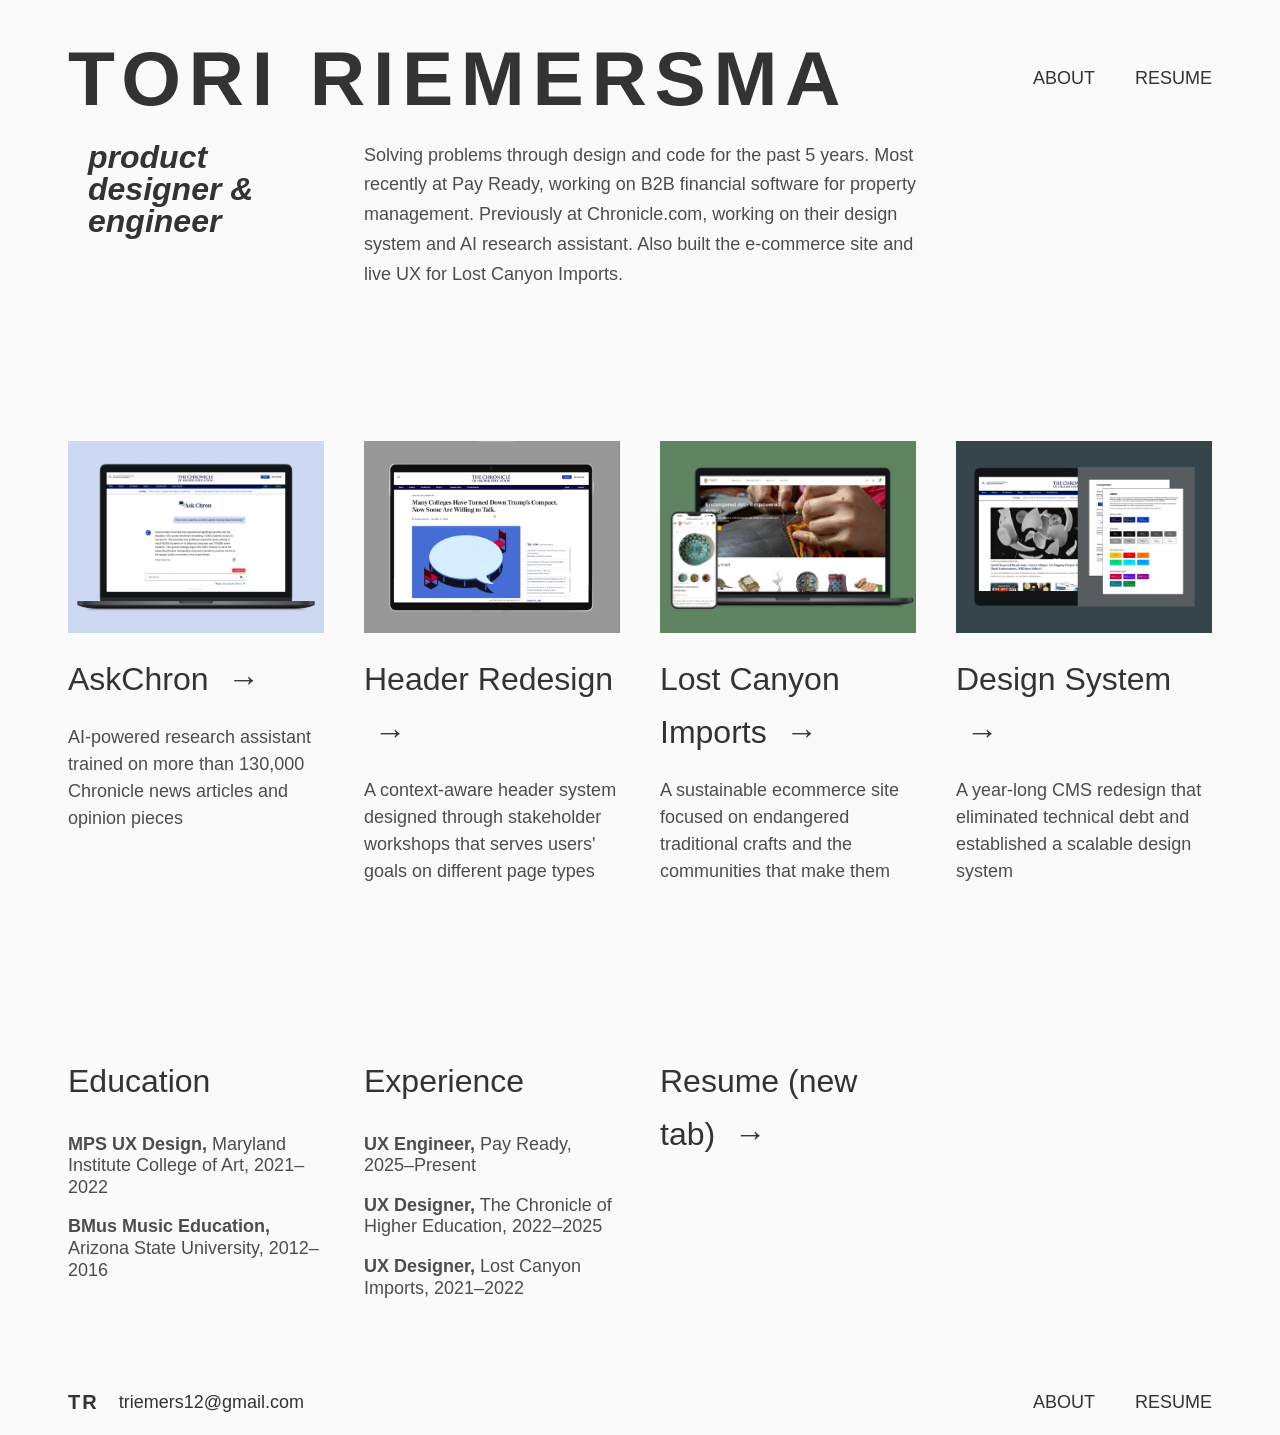
<file: index.html>
<!DOCTYPE html>
<html lang="en">
  <head>
    <meta charset="UTF-8">
    <meta name="viewport" content="width=device-width, initial-scale=1.0">
    <title>triemers-ux</title>
    <link rel="stylesheet" href="./styles/styles.css">
    <link rel="stylesheet" href="./styles/index.css">
    <link rel="icon" href="./favicon.ico" type="image/x-icon">
    <script src="/components/site-header.js"></script>
    <script src="/components/site-footer.js"></script>
    <script src="/components/case-card.js"></script>
  </head>
  <body>
    <site-header></site-header>

    <main class="home-wrapper">

      <!-- Name hero -->
      <section class="name-section">
        <h1 class="home-title">Tori Riemersma</h1>
        <div class="hamburger">
          <span></span>
          <span></span>
          <span></span>
        </div>
        <nav class="home-nav nav-menu">
          <a href="/pages/about.html" class="nav-link">About</a>
          <a href="/files/ResumeLong.pdf" class="nav-link" target="_blank">Resume</a>
        </nav>
      </section>

      <!-- Intro: vertical label | role | bio -->
      <section class="intro-section">
<div class="intro-role">
          <p>Product Designer & Engineer</p>
        </div>
        <div class="intro-bio">
          <p>Solving problems through design and code for the past 5 years. Most recently at Pay Ready, working on B2B financial software for property management. Previously at Chronicle.com, working on their design system and AI research assistant. Also built the e-commerce site and live UX for Lost Canyon Imports.</p>
        </div>
      </section>

      <!-- Cases: uniform 4-column grid -->
      <section class="cases-section">

        <div class="cases-grid">
          <case-card
            number="01"
            href="/pages/askchron.html"
            title="AskChron"
            description="AI-powered research assistant trained on more than 130,000 Chronicle news articles and opinion pieces"
            media-type="image"
            src="/images/chronicle/ask-chron.png"
          ></case-card>

          <case-card
            number="02"
            href="/pages/chronicle-header.html"
            title="Header Redesign"
            description="A context-aware header system designed through stakeholder workshops that serves users' goals on different page types"
            media-type="video"
            src="/images/chronicle/header43full.mp4"
            poster="/images/chronicle/Header card still.png"
          ></case-card>

          <case-card
            number="03"
            href="/pages/lostcanyonimports.html"
            title="Lost Canyon Imports"
            description="A sustainable ecommerce site focused on endangered traditional crafts and the communities that make them"
            media-type="video"
            src="/images/lostcanyon/LCI card lead.mp4"
            poster="/images/lostcanyon/LCI card still.png"
          ></case-card>

          <case-card
            number="04"
            href="/pages/chronicle-design-system.html"
            title="Design System"
            description="A year-long CMS redesign that eliminated technical debt and established a scalable design system"
            media-type="image"
            src="/images/designsyscard.png"
          ></case-card>
        </div>

      </section>

      <!-- Resume -->
      <section class="resume-section">
        <div class="resume-item">
          <h2>Education</h2>
          <p><strong>MPS UX Design,</strong> Maryland Institute College of Art, 2021–2022</p>
          <p><strong>BMus Music Education,</strong> Arizona State University, 2012–2016</p>
        </div>
        <div class="resume-item">
          <h2>Experience</h2>
          <p><strong>UX Engineer,</strong> Pay Ready, 2025–Present</p>
          <p><strong>UX Designer,</strong> The Chronicle of Higher Education, 2022–2025</p>
          <p><strong>UX Designer,</strong> Lost Canyon Imports, 2021–2022</p>
        </div>
        <a class="resume-item resume-link" href="/files/ResumeLong.pdf" target="_blank">
          <h2>Resume (new tab) <span class="arrow">→</span></h2>
        </a>
      </section>

    </main>

    <site-footer></site-footer>
    <script src="/scripts/scripts.js"></script>
  </body>
</html>
</file>
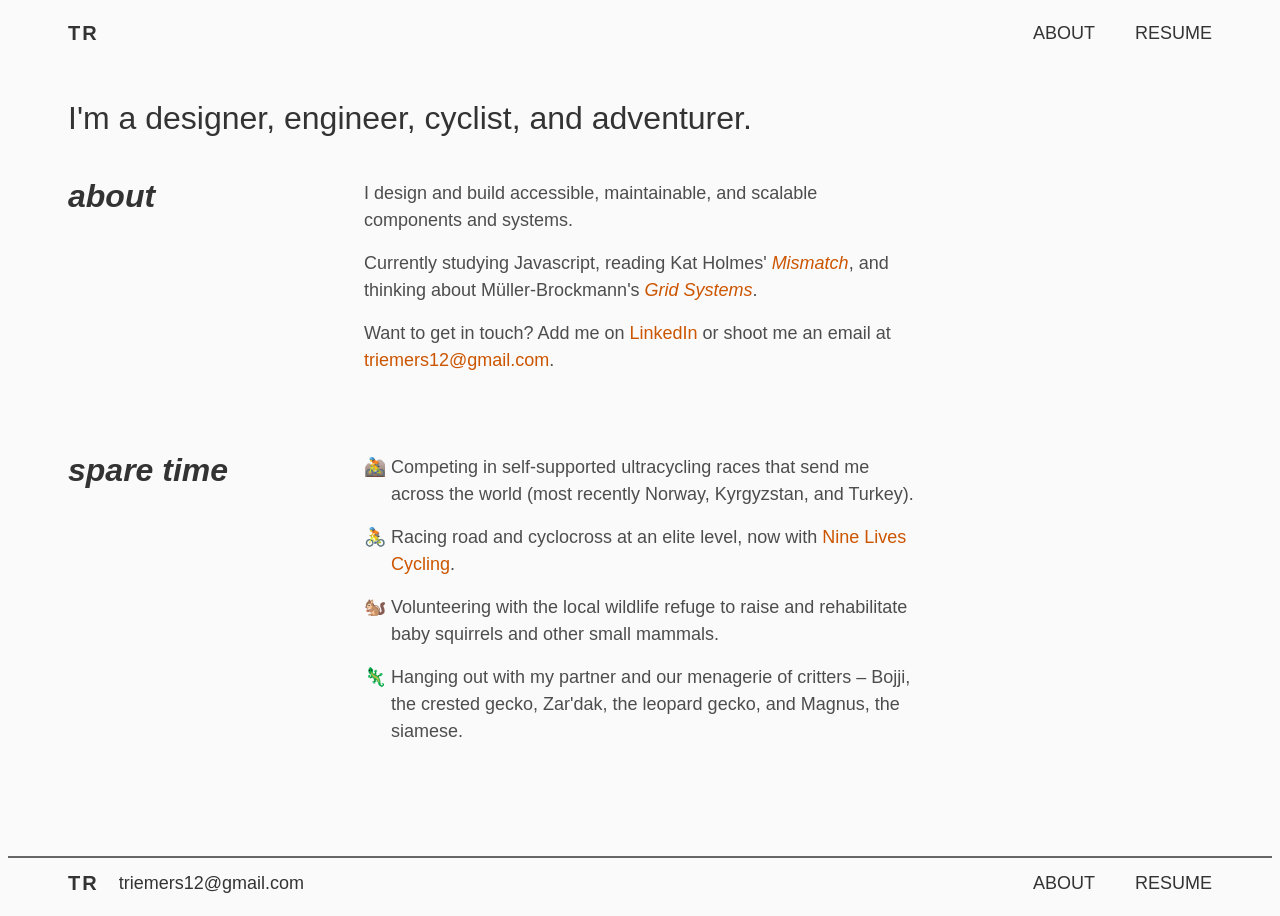
<file: pages/about.html>
<!DOCTYPE html>
<html lang="en">
  <head>
    <meta charset="UTF-8">
    <meta name="viewport" content="width=device-width, initial-scale=1.0">
    <title>triemers-ux</title>
    <link rel="stylesheet" href="/styles/styles.css">
    <link rel="stylesheet" href="/styles/about.css">
    <link rel="icon" href="./favicon.ico" type="image/x-icon">
    <script src="/components/site-header.js"></script>
    <script src="/components/site-footer.js"></script>
  </head>
  <body class="about-page">
    <site-header></site-header>

    <main class="about-wrapper">

      <h1 class="about-title">I'm a designer, engineer, cyclist, and adventurer.</h1>

      <section class="about-row">
        <h2 class="about-label">About</h2>
        <div class="about-content">
          <p>I design and build accessible, maintainable, and scalable components and systems.</p>
          <p>Currently studying Javascript, reading Kat Holmes' <a href="https://mitpress.mit.edu/9780262539487/mismatch/" target="_blank"><i>Mismatch</i></a>, and thinking about Müller-Brockmann's <a href="https://www.google.com/search?q=Josef+M%C3%BCller-Brockmann+grid+systems&sxsrf=AE3TifNAzLxTcoWz5fb9GNP2Tn8Uyzh_mg%3A1760469113899&uact=5" target="_blank"><i>Grid Systems</i></a>.</p>
          <p>Want to get in touch? Add me on <a href="https://www.linkedin.com/in/tori-riemersma/" target="_blank">LinkedIn</a> or shoot me an email at <a href="mailto:triemers12@gmail.com">triemers12@gmail.com</a>.</p>
        </div>
      </section>

      <section class="about-row">
        <h2 class="about-label">Spare time</h2>
        <div class="about-content">
          <p class="emoji-line">🚵 Competing in self-supported ultracycling races that send me across the world (most recently Norway, Kyrgyzstan, and Turkey).</p>
          <p class="emoji-line">🚴 Racing road and cyclocross at an elite level, now with <a href="https://ninelivescycling.com" target="_blank">Nine Lives Cycling</a>.</p>
          <p class="emoji-line">🐿️ Volunteering with the local wildlife refuge to raise and rehabilitate baby squirrels and other small mammals.</p>
          <p class="emoji-line">🦎 Hanging out with my partner and our menagerie of critters – Bojji, the crested gecko, Zar'dak, the leopard gecko, and Magnus, the siamese.</p>
        </div>
      </section>

    </main>

    <site-footer></site-footer>

    <script src="/scripts/scripts.js"></script>
  </body>
</html>
</file>
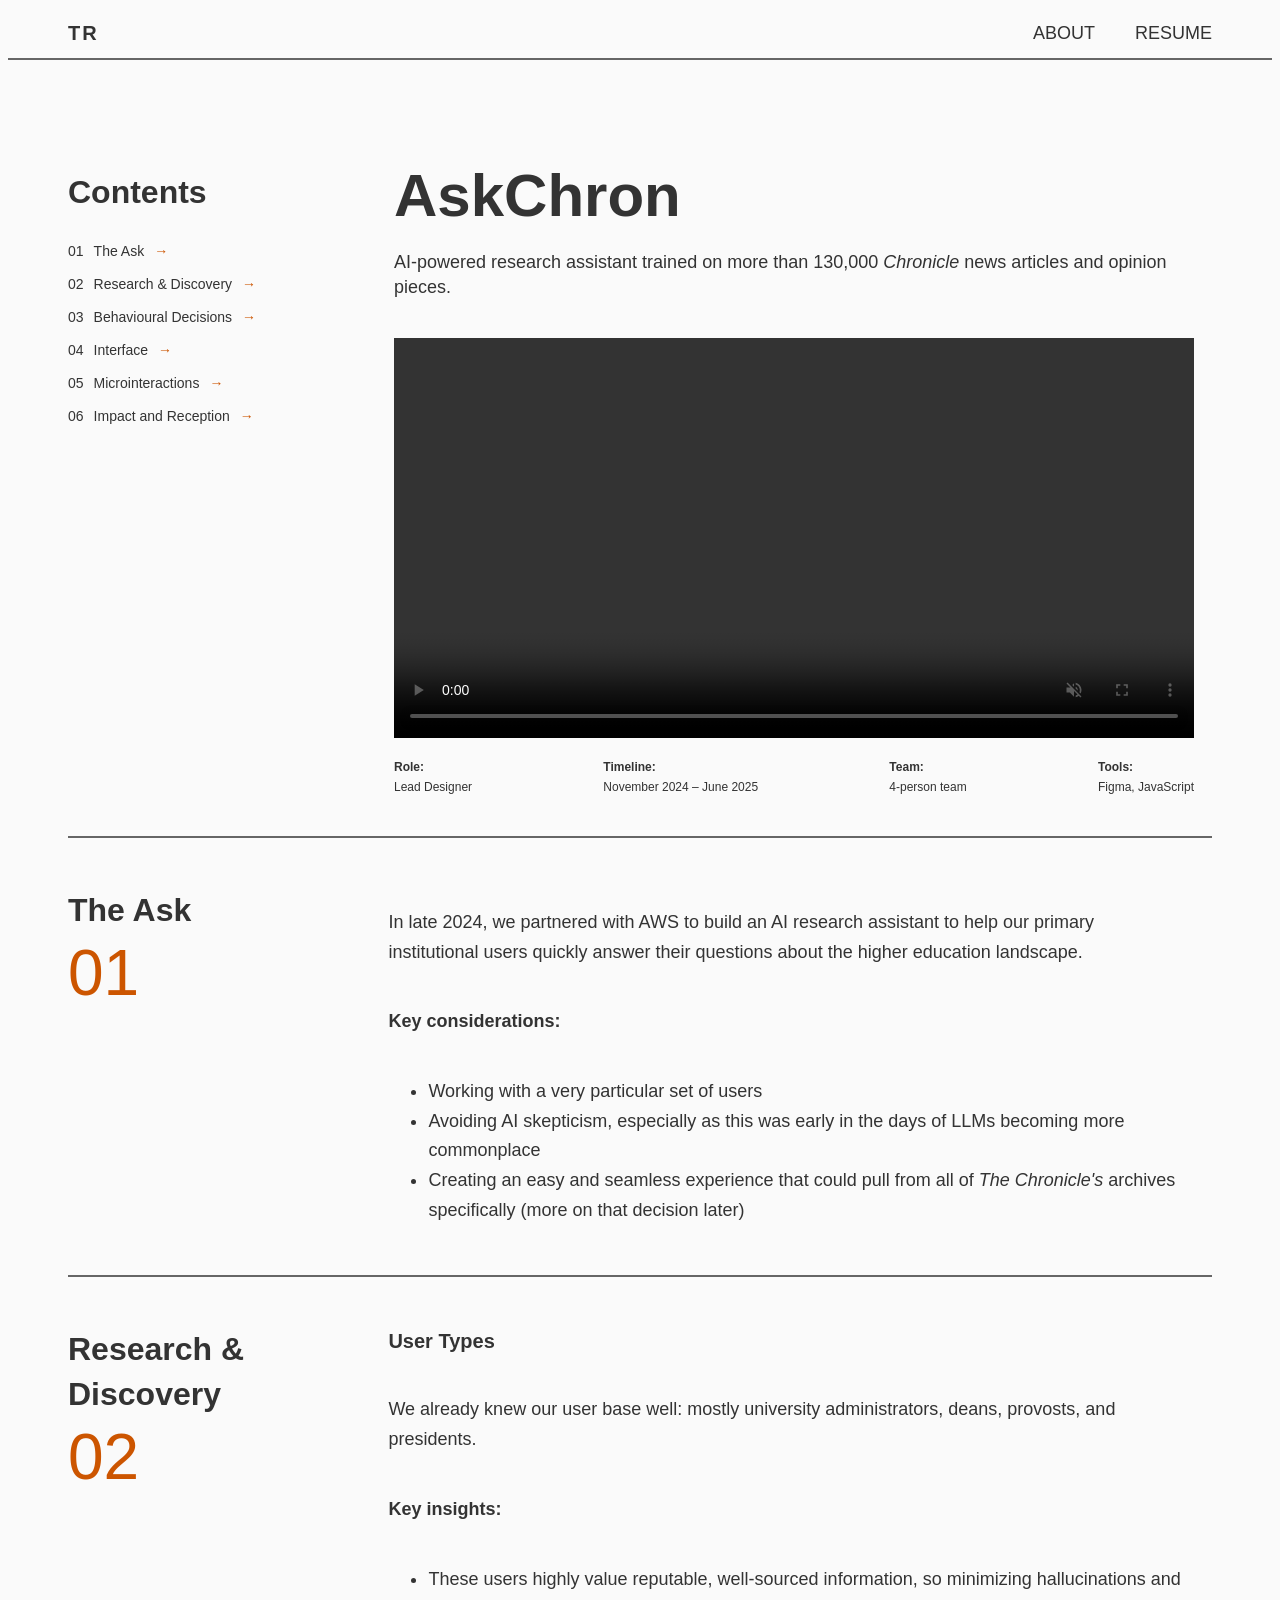
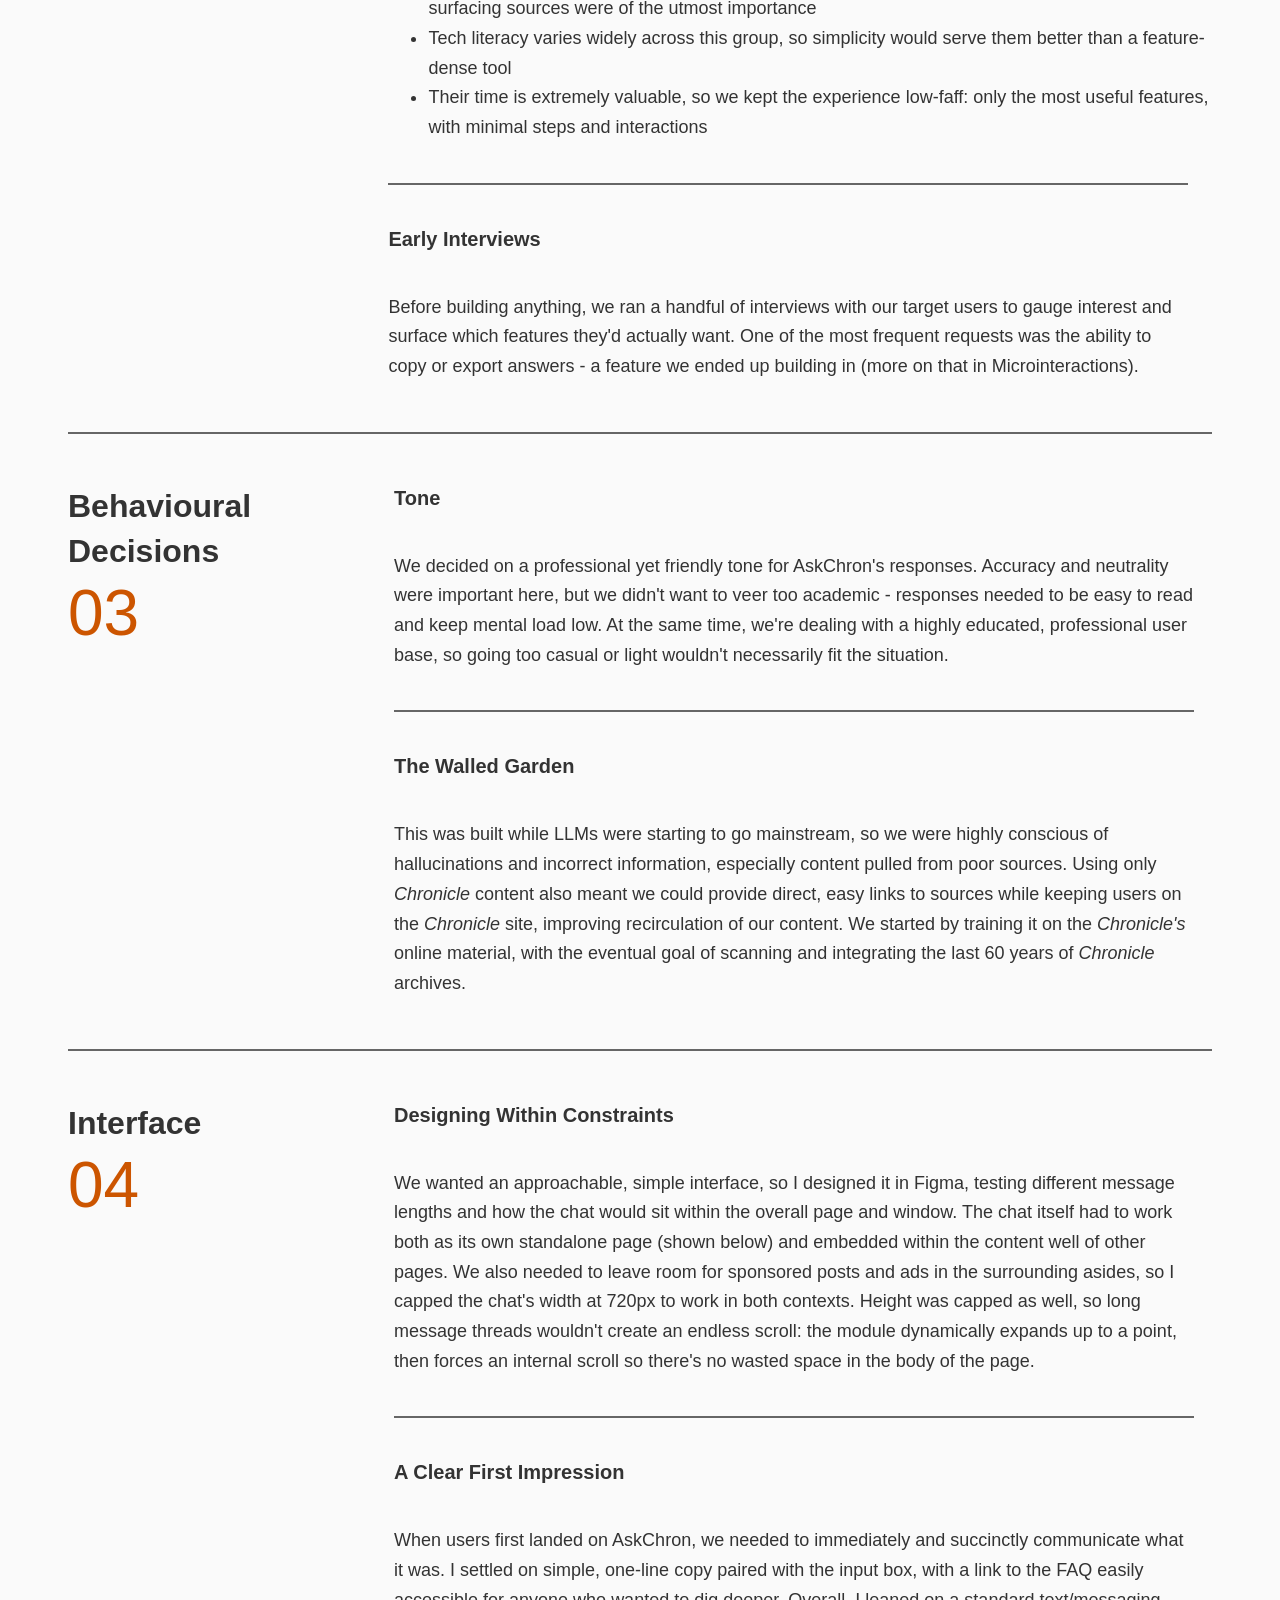
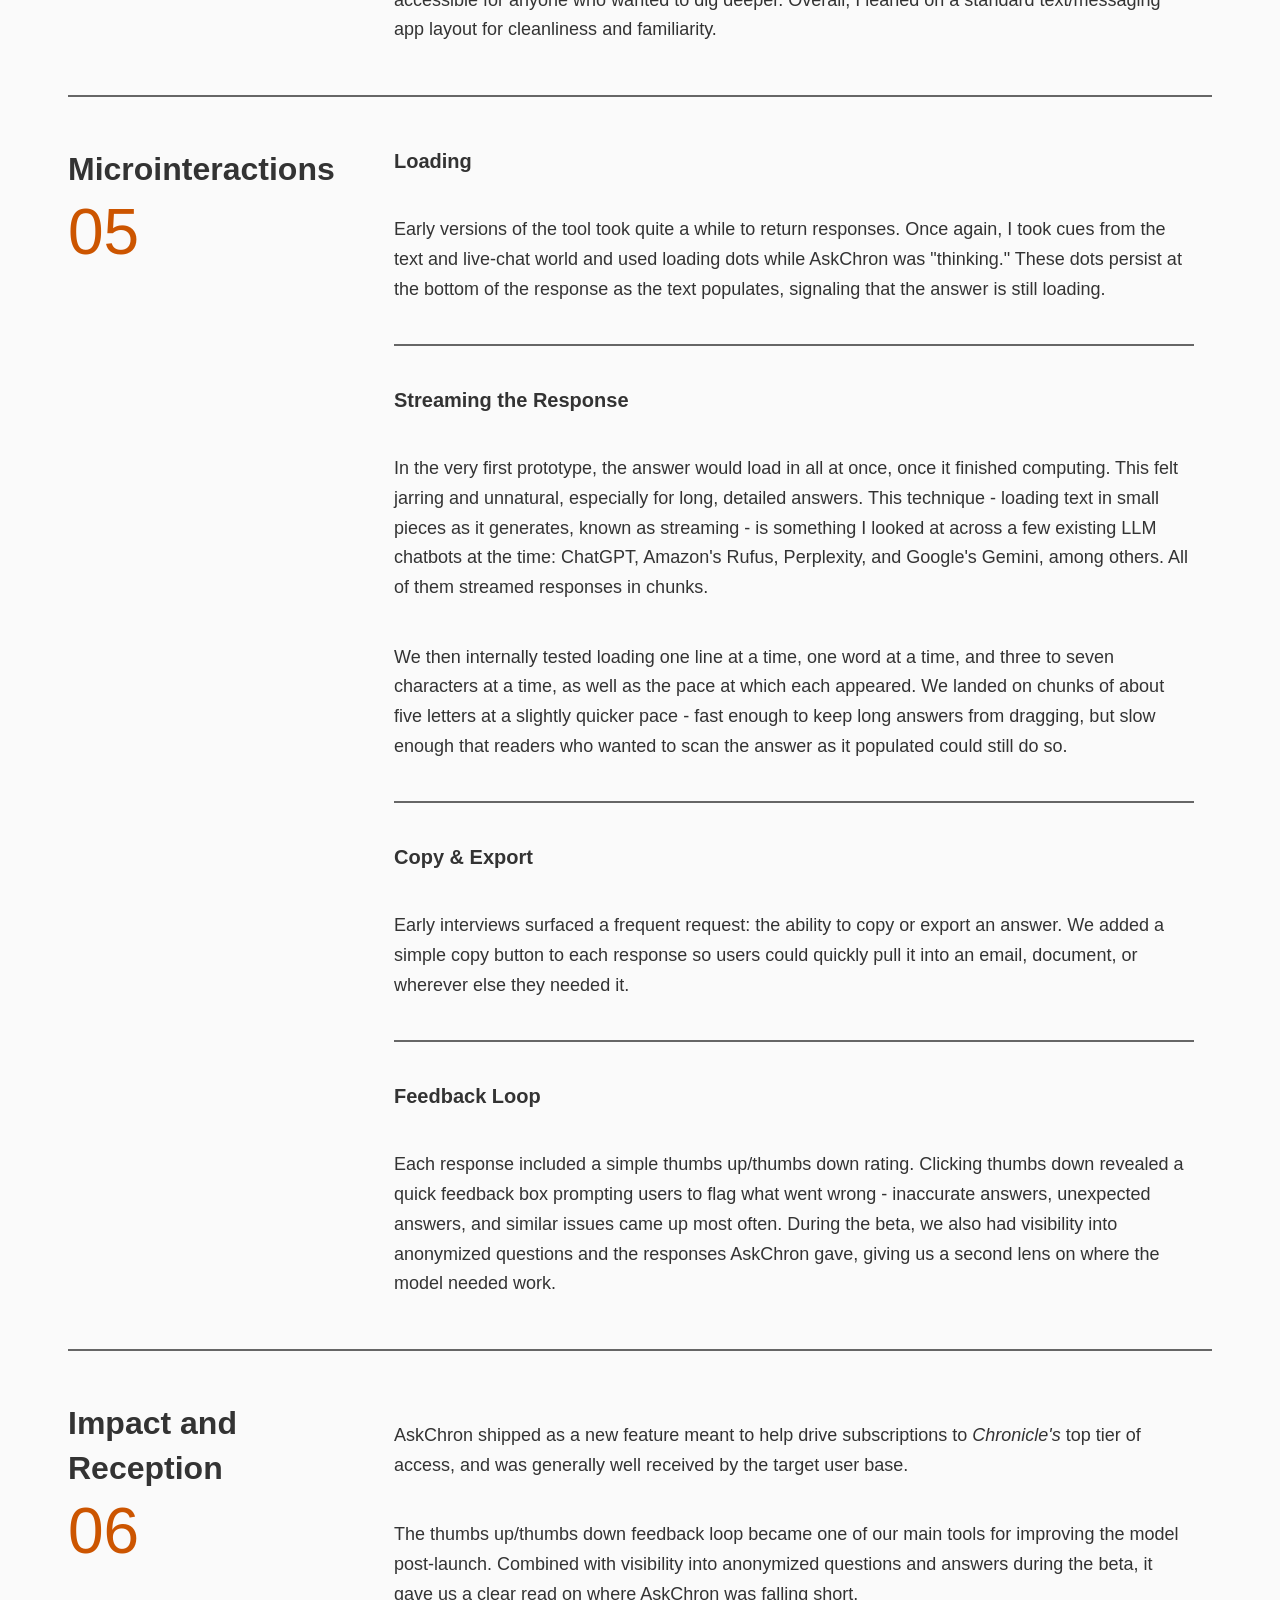
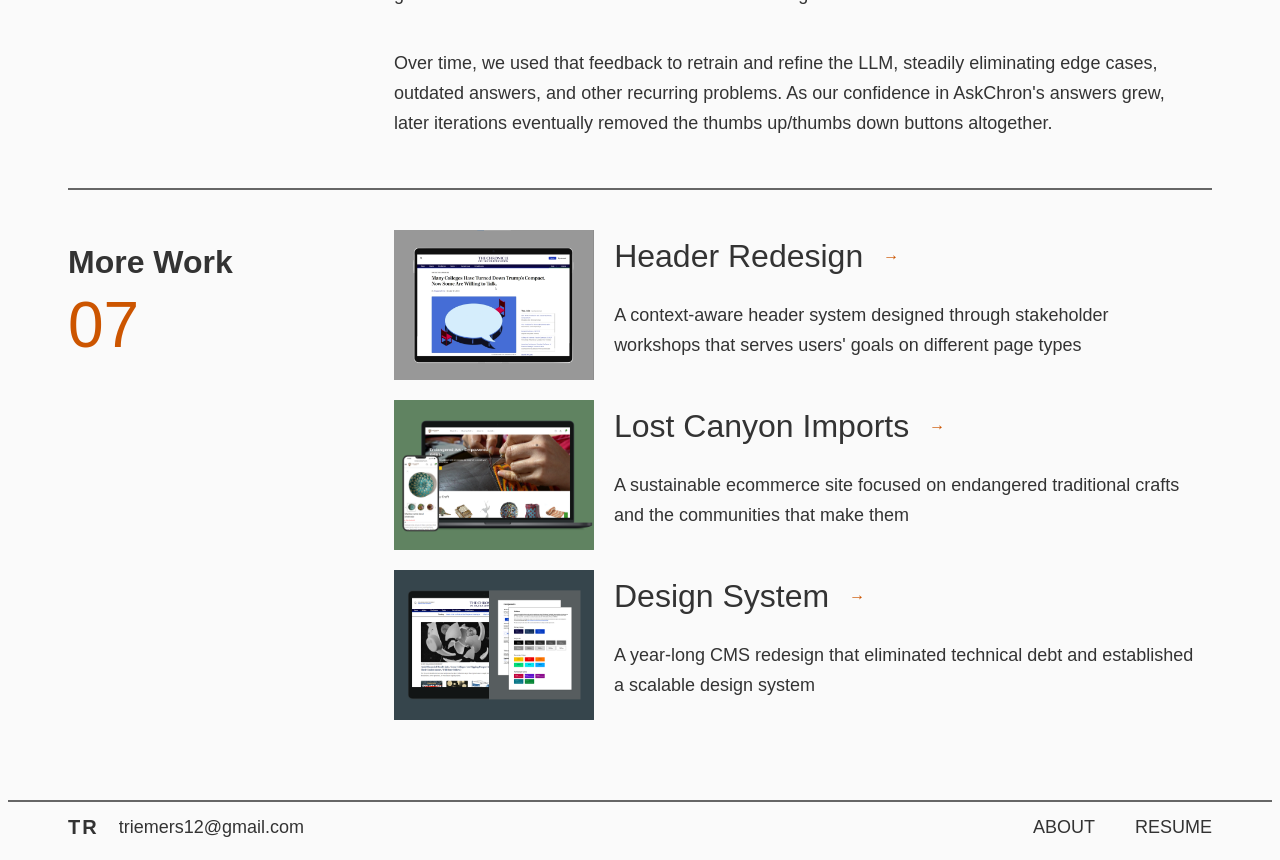
<file: pages/askchron.html>
<!DOCTYPE html>
<html lang="en">
  <head>
    <meta charset="UTF-8">
    <meta name="viewport" content="width=device-width, initial-scale=1.0">
    <title>AskChron | triemers-ux</title>
    <link rel="stylesheet" href="/styles/casestudies.css">
    <link rel="stylesheet" href="/styles/styles.css">
    <link rel="icon" href="./favicon.ico" type="image/x-icon">
    <script src="/components/site-header.js"></script>
    <script src="/components/site-footer.js"></script>
    <script src="/components/case-studies-data.js"></script>
    <script src="/components/related-work.js"></script>
    <script src="/components/case-image.js"></script>
  </head>
  <body>
    <site-header></site-header>

    <div class="case-study-wrapper">

      <div class="lead-block">

        <div class="contents-section">
          <h2 class="section-title contents-title">Contents</h2>
          <div class="contents-items-wrapper">
            <a href="#TheAsk" class="contents-item">
              <div class="contents-link">
                <p>The Ask</p>
                <div class="arrow">→</div>
              </div>
            </a>
            <a href="#Research" class="contents-item">
              <div class="contents-link">
                <p>Research & Discovery</p>
                <div class="arrow">→</div>
              </div>
            </a>
            <a href="#Behavioural" class="contents-item">
              <div class="contents-link">
                <p>Behavioural Decisions</p>
                <div class="arrow">→</div>
              </div>
            </a>
            <a href="#Interface" class="contents-item">
              <div class="contents-link">
                <p>Interface</p>
                <div class="arrow">→</div>
              </div>
            </a>
            <a href="#Microinteractions" class="contents-item">
              <div class="contents-link">
                <p>Microinteractions</p>
                <div class="arrow">→</div>
              </div>
            </a>
            <a href="#Impact" class="contents-item">
              <div class="contents-link">
                <p>Impact and Reception</p>
                <div class="arrow">→</div>
              </div>
            </a>
          </div>
        </div>

        <div class="case-contents">
          <div class="lead-content">
            <h1 class="case-title">AskChron</h1>
            <h3 class="case-subhead">AI-powered research assistant trained on more than 130,000 <i>Chronicle</i> news articles and opinion pieces.</h3>

            <video class="lead-img" autoplay controls muted preload="metadata">
               <source src="/images/chronicle/ask-chron-enrollment.mp4" type="video/mp4" alt="Screen recording of the AskChron enrollment and research assistant flow">
            </video>

            <div class="case-roles">
              <p><strong>Role:</strong> <br>Lead Designer</p>
              <p><strong>Timeline:</strong><br> November 2024 – June 2025</p>
              <p><strong>Team:</strong> <br>4-person team</p>
              <p><strong>Tools:</strong> <br>Figma, JavaScript</p>
            </div>
            <br>
          </div>
        </div>

      </div>

      <div class="case-section" id="TheAsk">
        <h2 class="section-title">The Ask</h2>
        <div class="case-contents">
          <p class="case-body">In late 2024, we partnered with AWS to build an AI research assistant to help our primary institutional users quickly answer their questions about the higher education landscape.</p>

          <p class="case-body"><strong>Key considerations:</strong></p>
          <ul class="case-body">
            <li>Working with a very particular set of users</li>
            <li>Avoiding AI skepticism, especially as this was early in the days of LLMs becoming more commonplace</li>
            <li>Creating an easy and seamless experience that could pull from all of <i>The Chronicle's</i> archives specifically (more on that decision later)</li>
          </ul>
        </div>
      </div>

      <div class="case-section" id="Research">
        <h2 class="section-title">Research & Discovery</h2>
        <div class="case-contents">
          <h3>User Types</h3>
          <p class="case-body">We already knew our user base well: mostly university administrators, deans, provosts, and presidents.</p>

          <p class="case-body"><strong>Key insights:</strong></p>
          <ul class="case-body">
            <li>These users highly value reputable, well-sourced information, so minimizing hallucinations and surfacing sources were of the utmost importance</li>
            <li>Tech literacy varies widely across this group, so simplicity would serve them better than a feature-dense tool</li>
            <li>Their time is extremely valuable, so we kept the experience low-faff: only the most useful features, with minimal steps and interactions</li>
          </ul>

          <h3>Early Interviews</h3>
          <p class="case-body">Before building anything, we ran a handful of interviews with our target users to gauge interest and surface which features they'd actually want. One of the most frequent requests was the ability to copy or export answers - a feature we ended up building in (more on that in Microinteractions).</p>
        </div>
      </div>

      <div class="case-section" id="Behavioural">
        <h2 class="section-title">Behavioural Decisions</h2>
        <div class="case-contents">
          <h3>Tone</h3>
          <p class="case-body">We decided on a professional yet friendly tone for AskChron's responses. Accuracy and neutrality were important here, but we didn't want to veer too academic - responses needed to be easy to read and keep mental load low. At the same time, we're dealing with a highly educated, professional user base, so going too casual or light wouldn't necessarily fit the situation.</p>

          <h3>The Walled Garden</h3>
          <p class="case-body"><span>This was built while LLMs were starting to go mainstream, so we were highly conscious of hallucinations and incorrect information, especially content pulled from poor sources. Using only <i>Chronicle</i> content also meant we could provide direct, easy links to sources while keeping users on the <i>Chronicle</i> site, improving recirculation of our content. We started by training it on the <i>Chronicle's</i> online material, with the eventual goal of scanning and integrating the last 60 years of <i>Chronicle</i> archives.</span></p>
        </div>
      </div>

      <div class="case-section" id="Interface">
        <h2 class="section-title">Interface</h2>
        <div class="case-contents">
          <h3>Designing Within Constraints</h3>
          <p class="case-body"><span>We wanted an approachable, simple interface, so I designed it in Figma, testing different message lengths and how the chat would sit within the overall page and window. The chat itself had to work both as its own standalone page (shown below) and embedded within the content well of other pages. We also needed to leave room for sponsored posts and ads in the surrounding asides, so I capped the chat's width at 720px to work in both contexts. Height was capped as well, so long message threads wouldn't create an endless scroll: the module dynamically expands up to a point, then forces an internal scroll so there's no wasted space in the body of the page.</span></p>

          <!--<case-image src="/images/chronicle/REPLACE.png" alt="Screenshot of the AskChron standalone page">Caption for the standalone page screenshot</case-image>-->

          <h3>A Clear First Impression</h3>
          <p class="case-body">When users first landed on AskChron, we needed to immediately and succinctly communicate what it was. I settled on simple, one-line copy paired with the input box, with a link to the FAQ easily accessible for anyone who wanted to dig deeper. Overall, I leaned on a standard text/messaging app layout for cleanliness and familiarity.</p>
        </div>
      </div>

      <div class="case-section" id="Microinteractions">
        <h2 class="section-title">Microinteractions</h2>
        <div class="case-contents">
          <h3>Loading</h3>
          <p class="case-body">Early versions of the tool took quite a while to return responses. Once again, I took cues from the text and live-chat world and used loading dots while AskChron was "thinking." These dots persist at the bottom of the response as the text populates, signaling that the answer is still loading.</p>

          <h3>Streaming the Response</h3>
          <p class="case-body">In the very first prototype, the answer would load in all at once, once it finished computing. This felt jarring and unnatural, especially for long, detailed answers. This technique - loading text in small pieces as it generates, known as streaming - is something I looked at across a few existing LLM chatbots at the time: ChatGPT, Amazon's Rufus, Perplexity, and Google's Gemini, among others. All of them streamed responses in chunks.</p>

          <p class="case-body">We then internally tested loading one line at a time, one word at a time, and three to seven characters at a time, as well as the pace at which each appeared. We landed on chunks of about five letters at a slightly quicker pace - fast enough to keep long answers from dragging, but slow enough that readers who wanted to scan the answer as it populated could still do so.</p>

          <h3>Copy & Export</h3>
          <p class="case-body">Early interviews surfaced a frequent request: the ability to copy or export an answer. We added a simple copy button to each response so users could quickly pull it into an email, document, or wherever else they needed it.</p>

          <h3>Feedback Loop</h3>
          <p class="case-body">Each response included a simple thumbs up/thumbs down rating. Clicking thumbs down revealed a quick feedback box prompting users to flag what went wrong - inaccurate answers, unexpected answers, and similar issues came up most often. During the beta, we also had visibility into anonymized questions and the responses AskChron gave, giving us a second lens on where the model needed work.</p>
        </div>
      </div>

      <div class="case-section" id="Impact">
        <h2 class="section-title">Impact and Reception</h2>
        <div class="case-contents">
          <p class="case-body"><span>AskChron shipped as a new feature meant to help drive subscriptions to <i>Chronicle's</i> top tier of access, and was generally well received by the target user base.</span></p>

          <p class="case-body">The thumbs up/thumbs down feedback loop became one of our main tools for improving the model post-launch. Combined with visibility into anonymized questions and answers during the beta, it gave us a clear read on where AskChron was falling short.</p>

          <p class="case-body">Over time, we used that feedback to retrain and refine the LLM, steadily eliminating edge cases, outdated answers, and other recurring problems. As our confidence in AskChron's answers grew, later iterations eventually removed the thumbs up/thumbs down buttons altogether.</p>
        </div>
      </div>

      <!--Below section-->
      <div class="case-section below-nav">
        <h2 class="section-title">More Work</h2>
        <div class="more-cards">
          <related-work exclude="askchron"></related-work>
        </div>
      </div>

    </div>

    <site-footer></site-footer>

    <script src="/scripts/scripts.js"></script>
  </body>
</html>
</file>
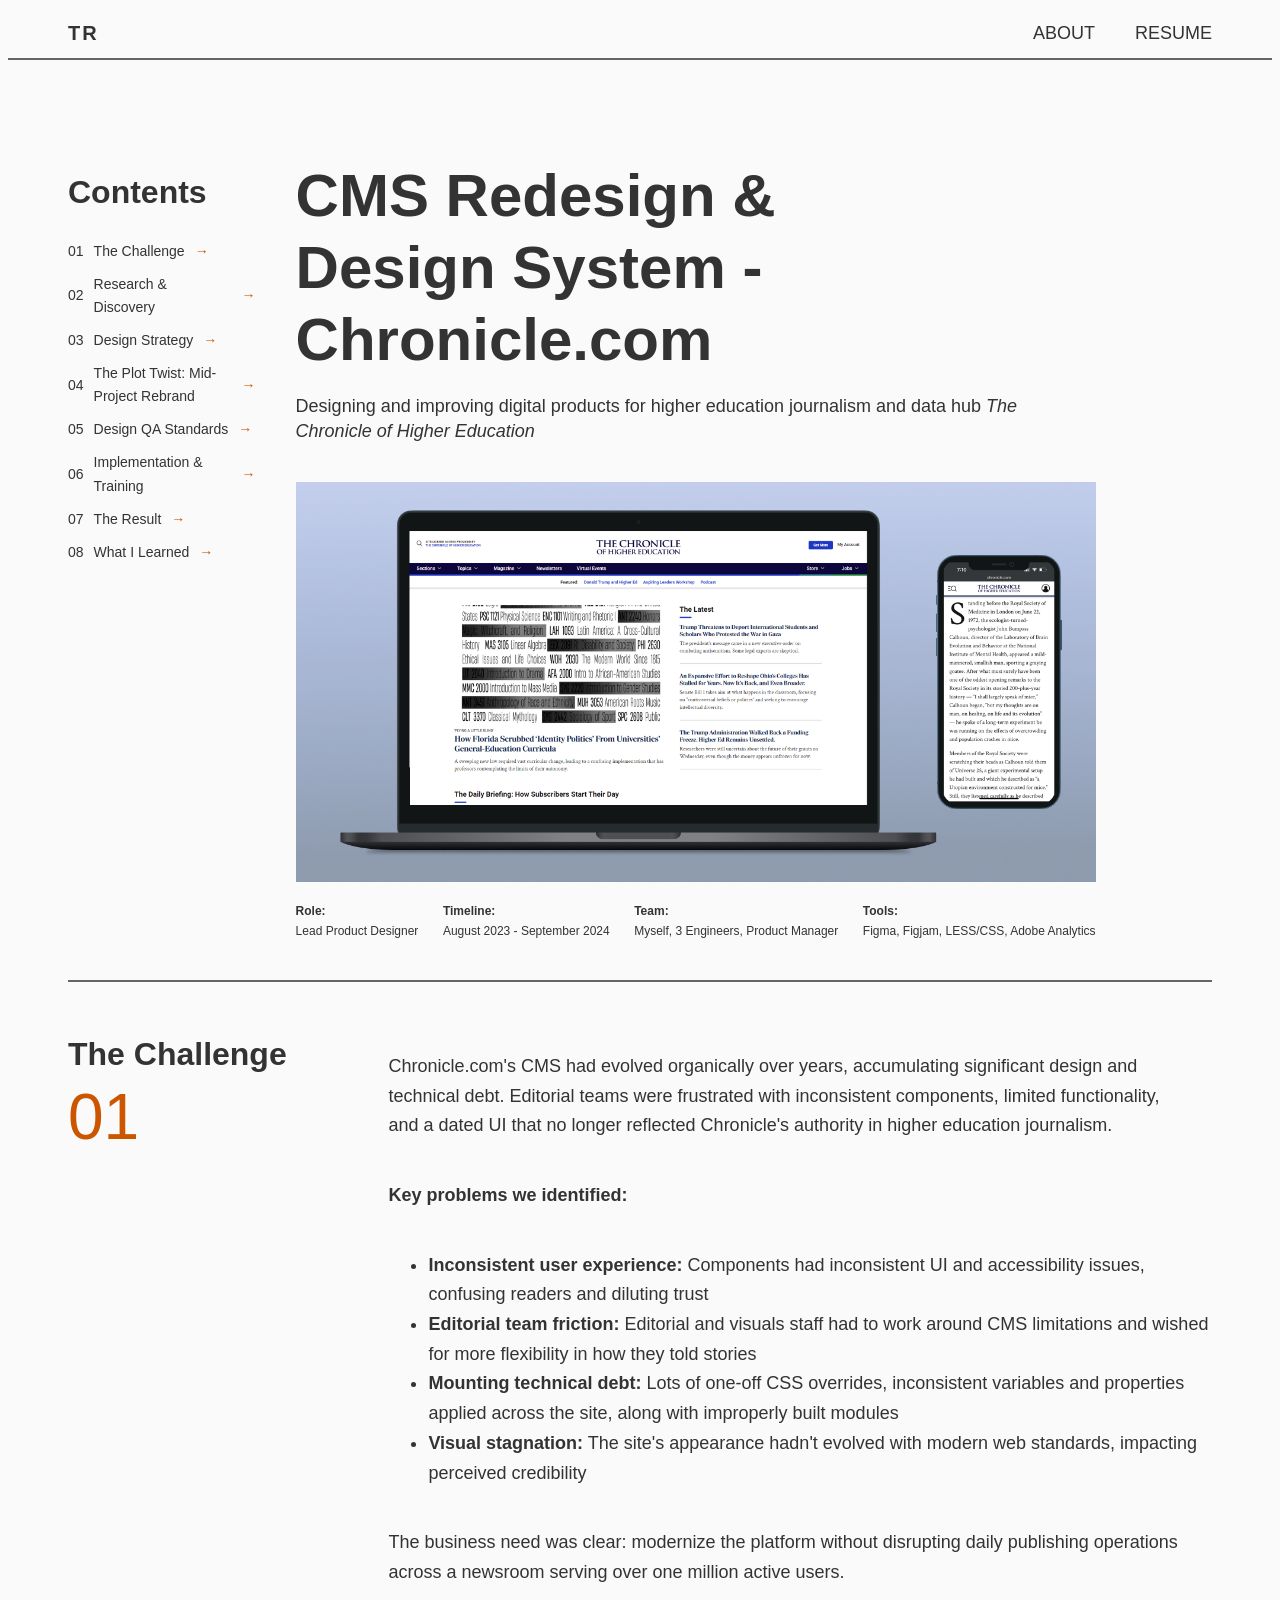
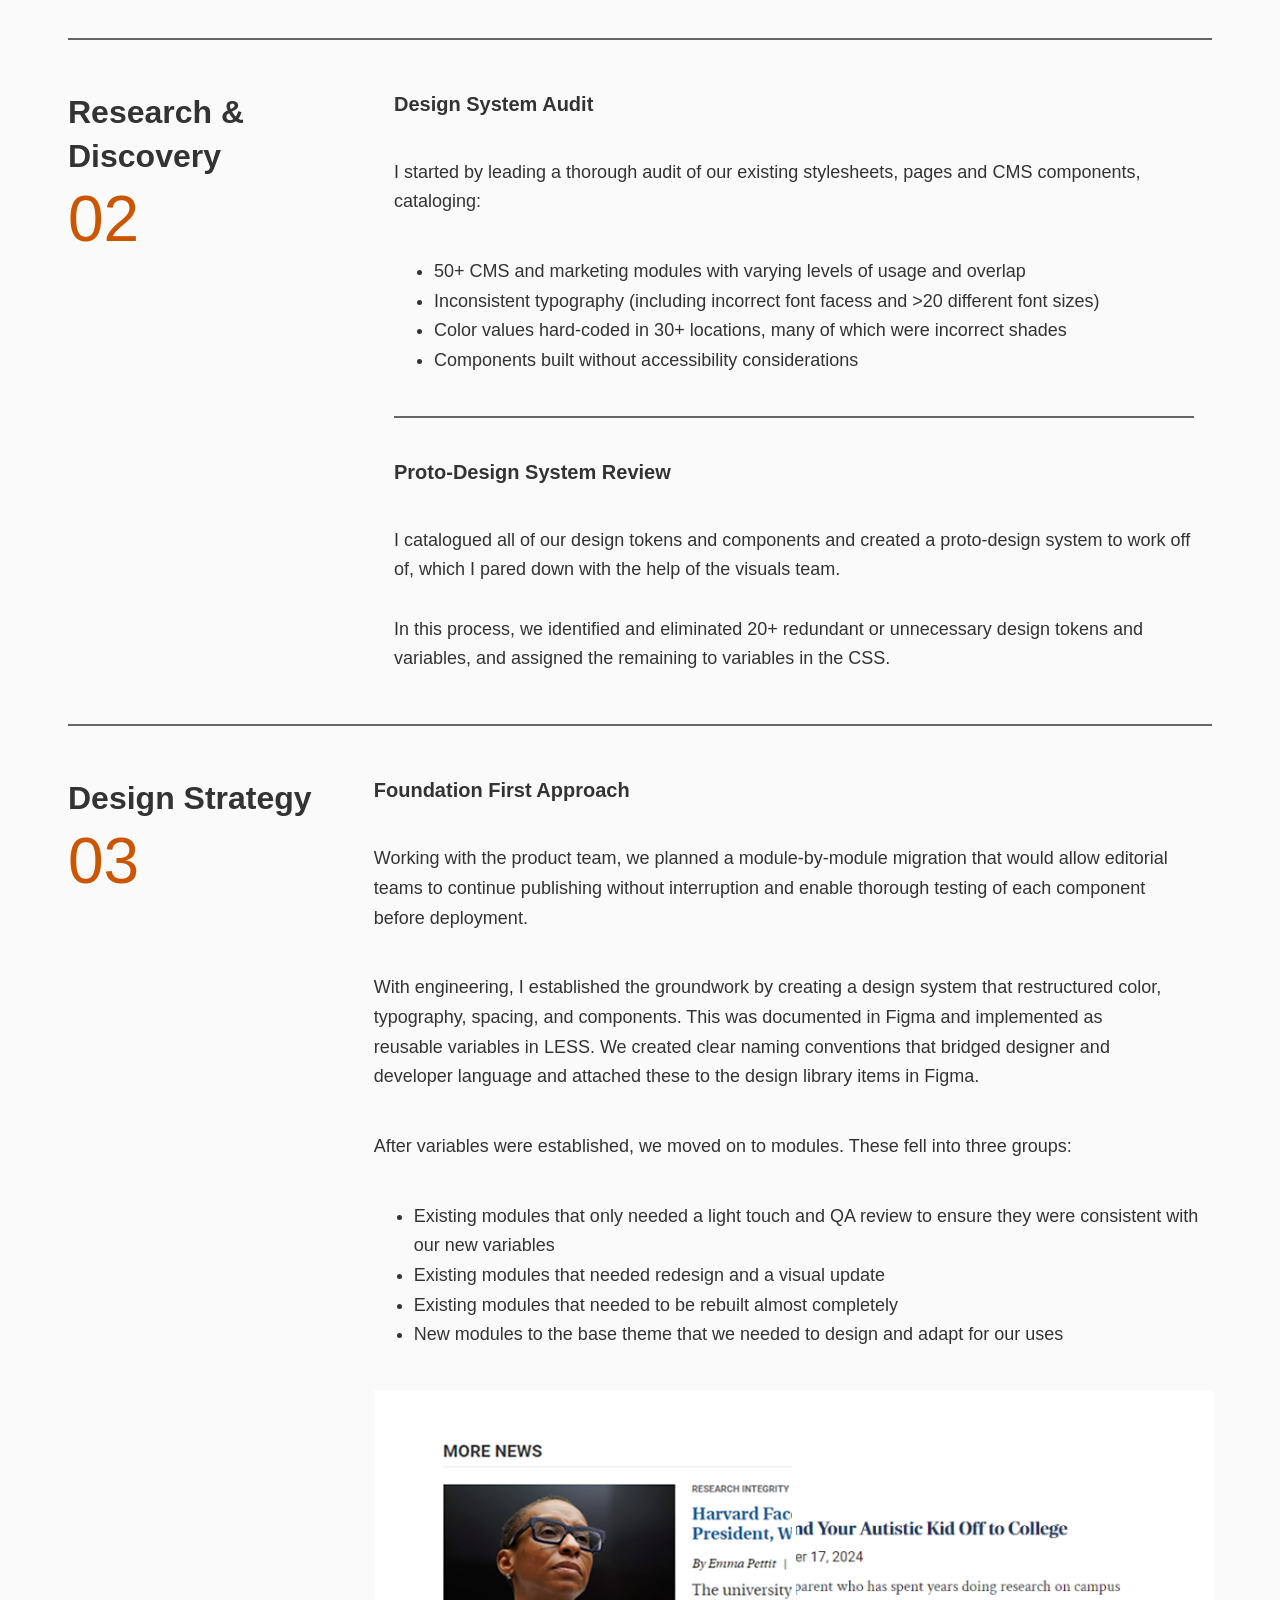
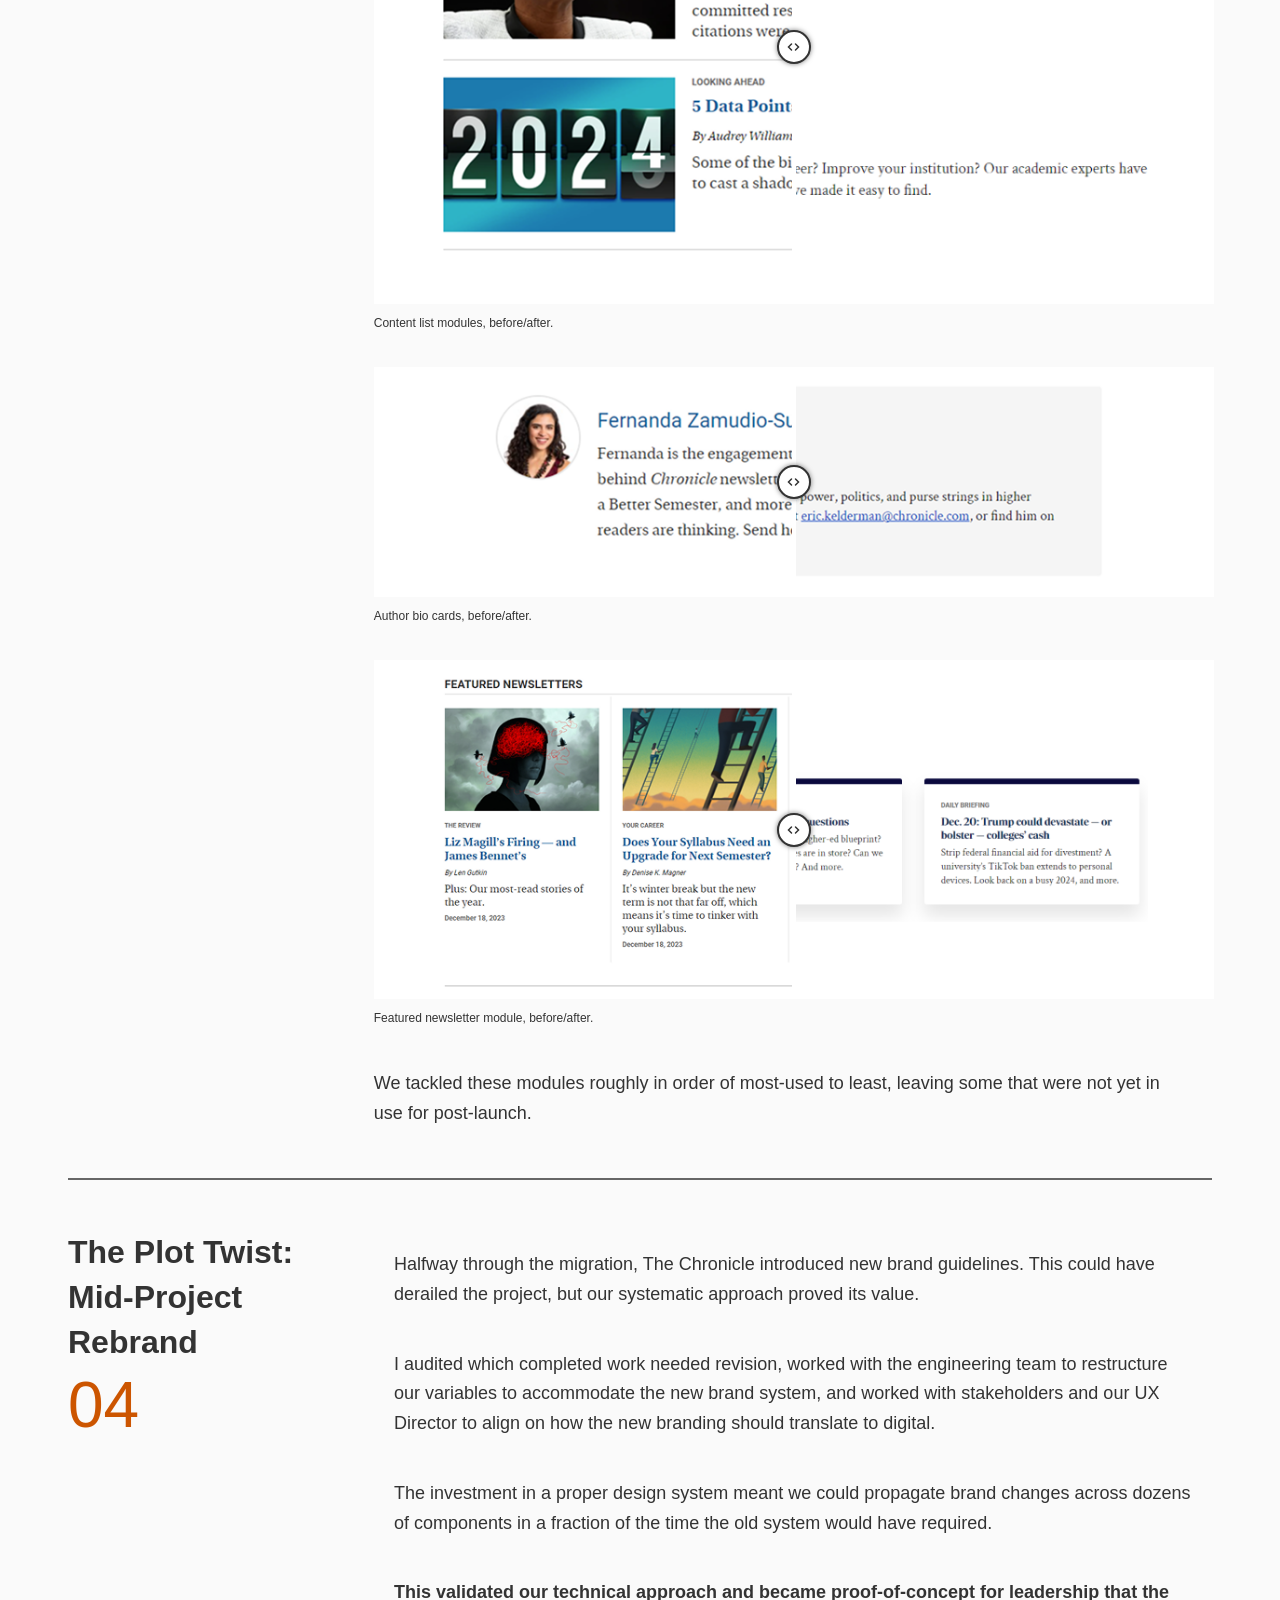
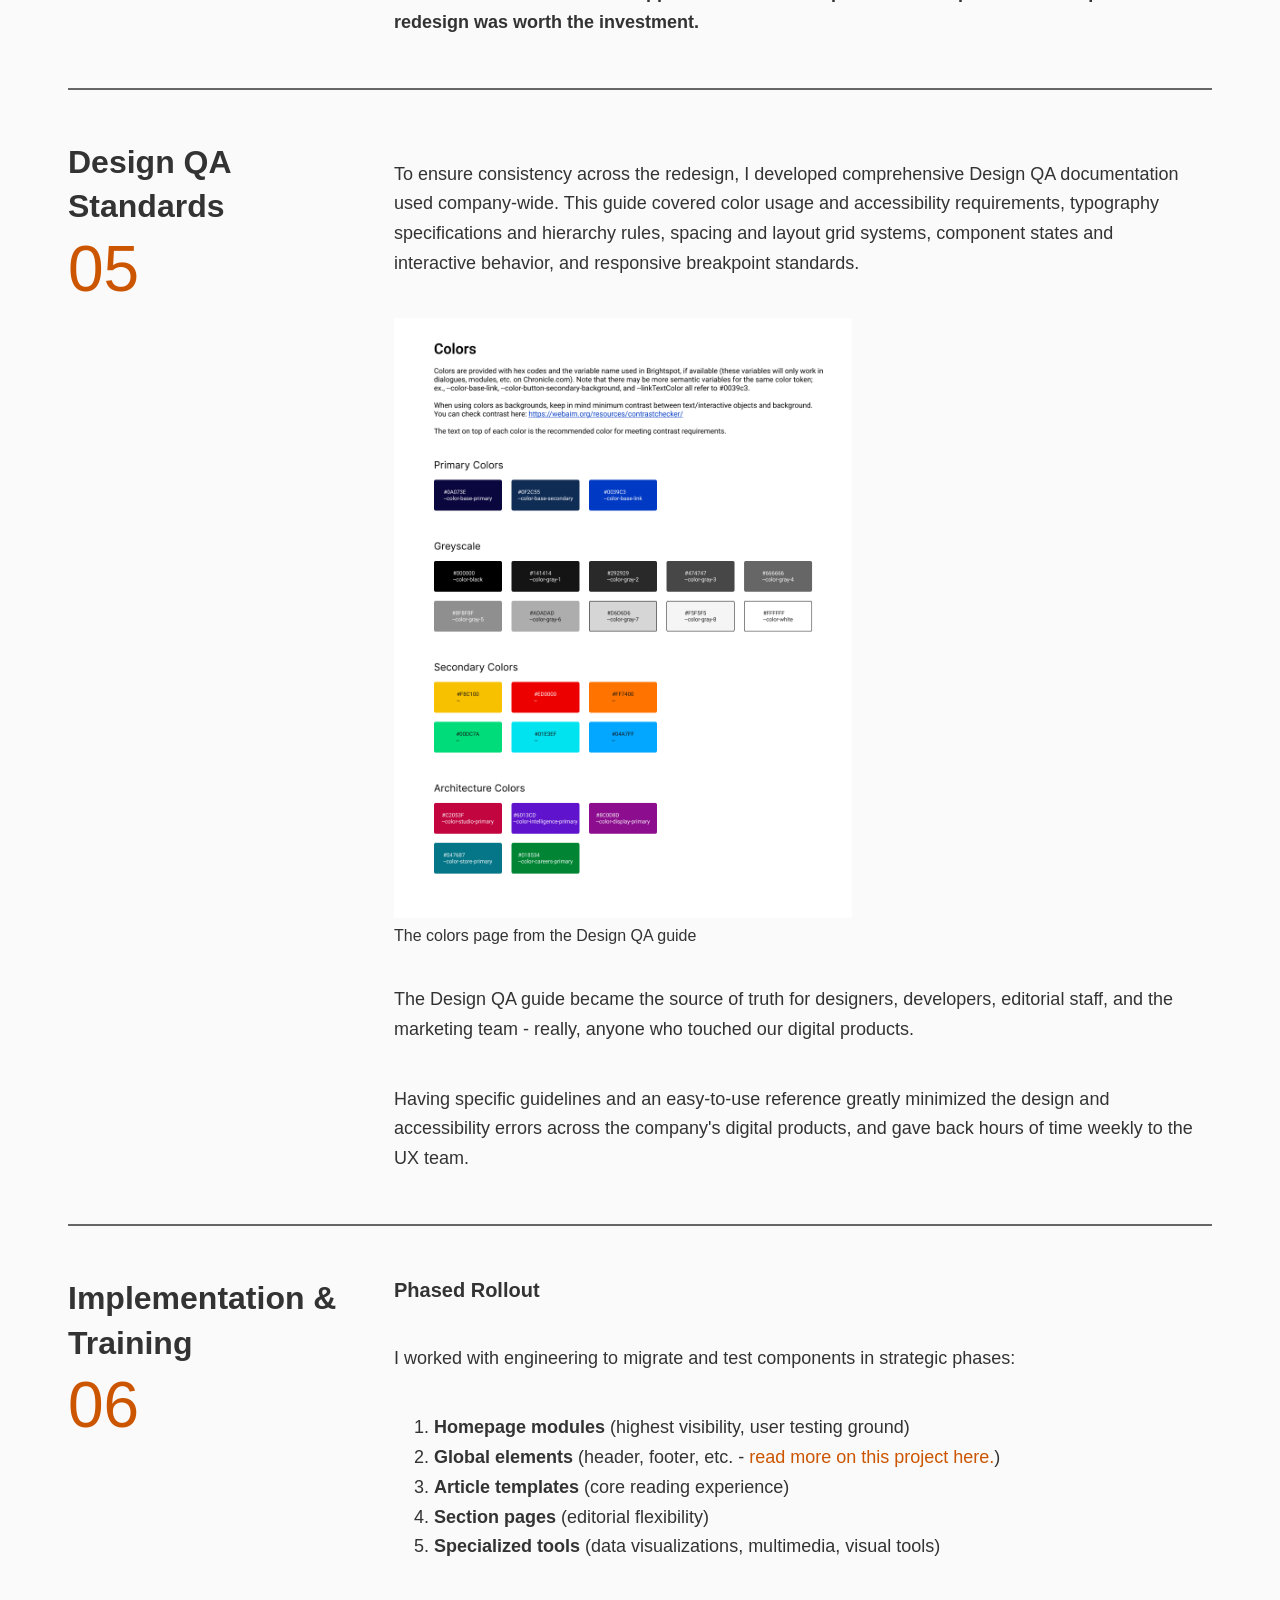
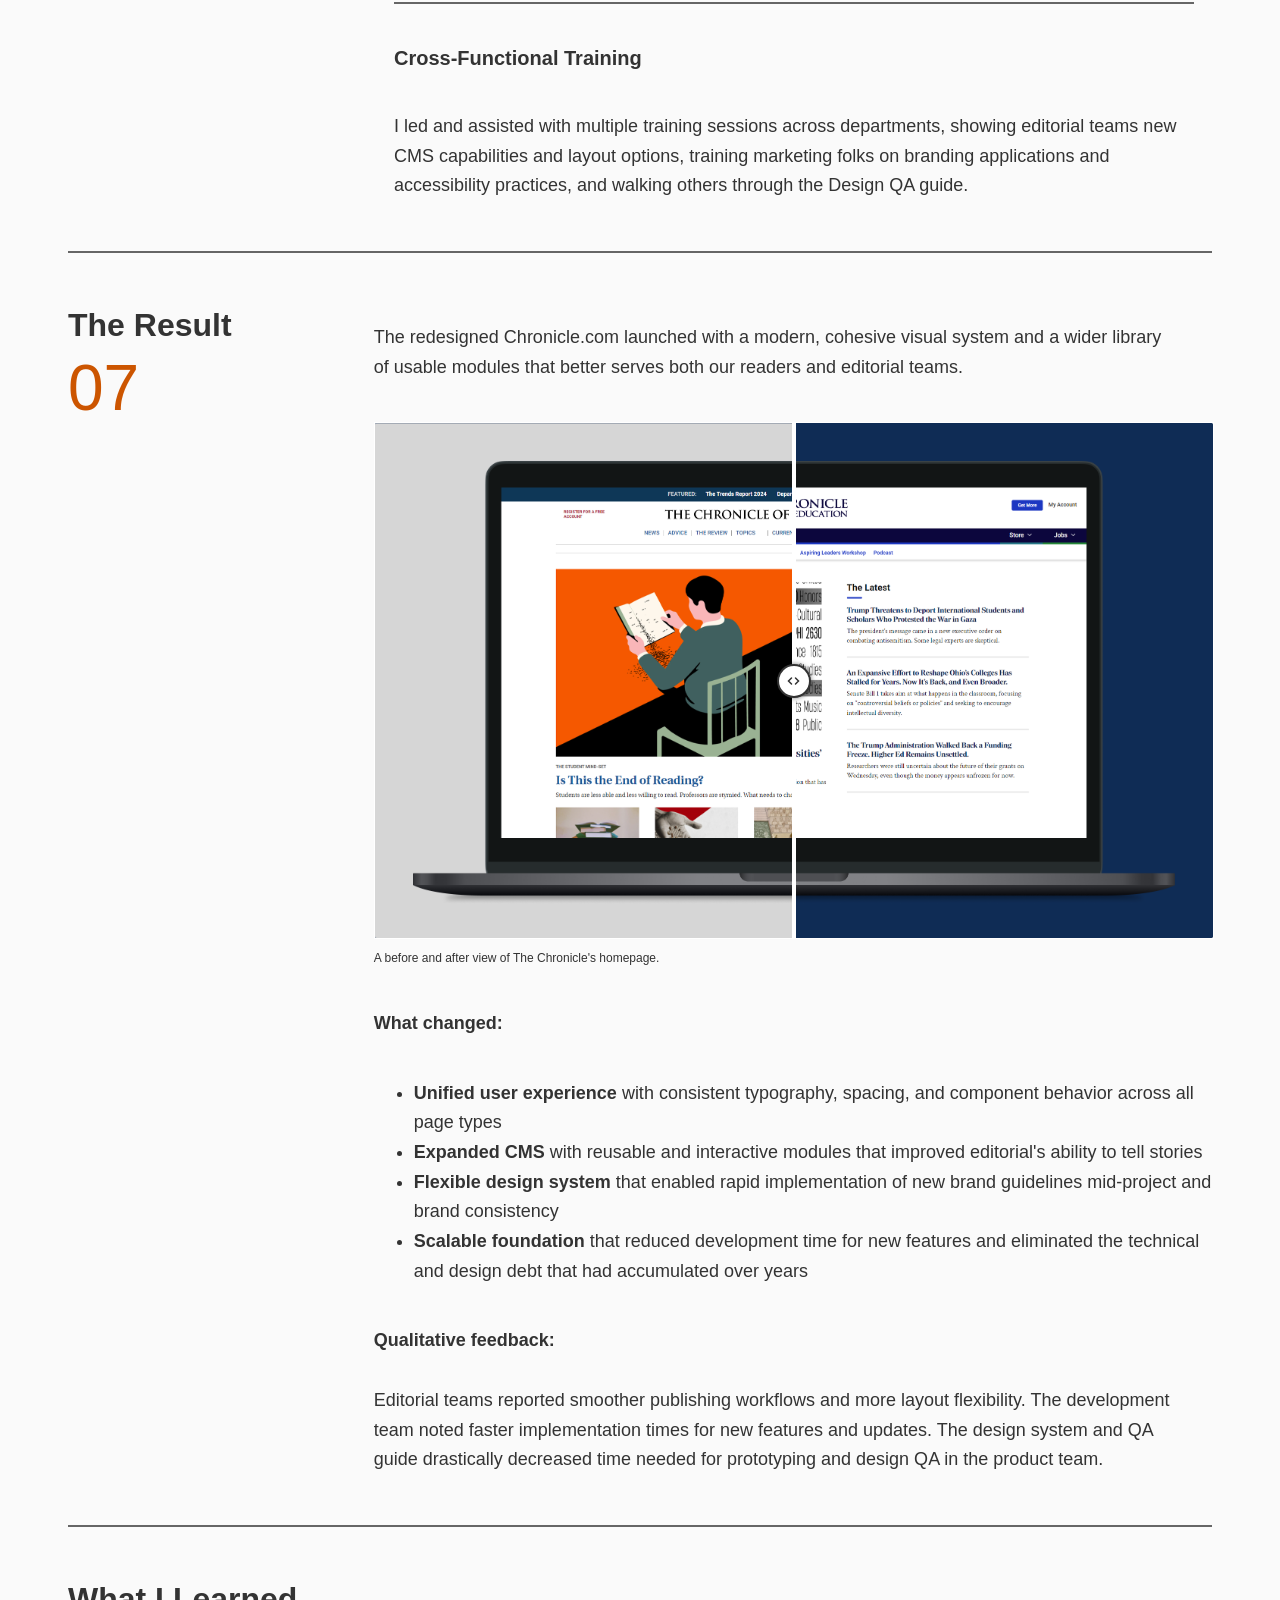
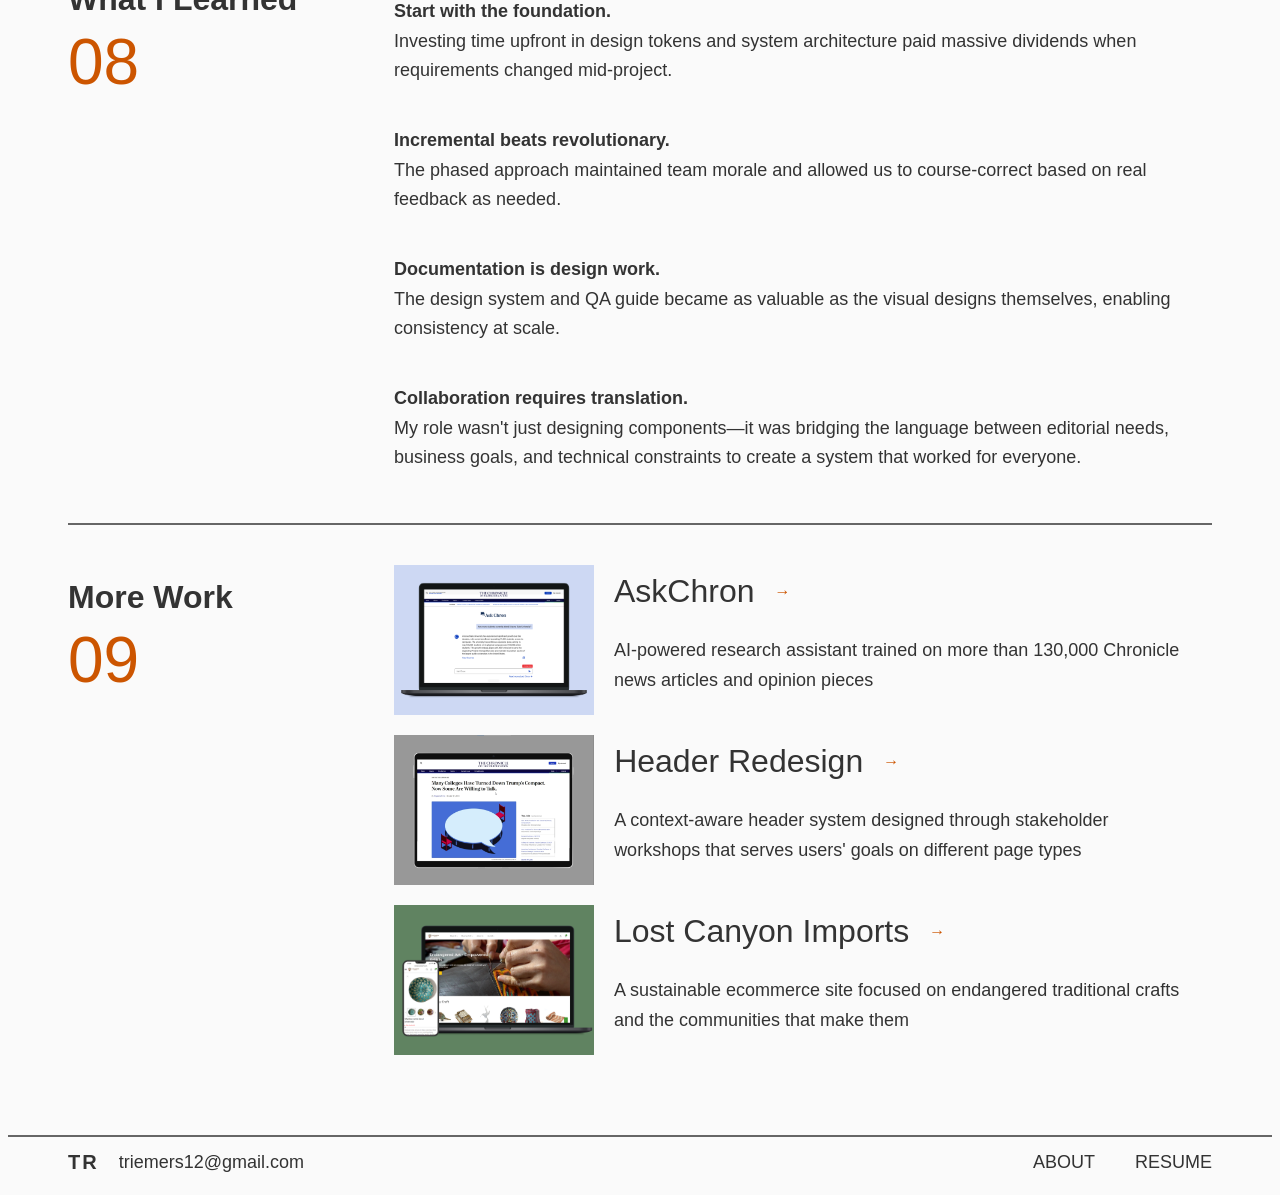
<file: pages/chronicle-design-system.html>
<!DOCTYPE html>
<html lang="en">
  <head>
    <meta charset="UTF-8">
    <meta name="viewport" content="width=device-width, initial-scale=1.0">
    <title>Chronicle.com - CMS Redesign | triemers-ux</title>
    <link rel="stylesheet" href="/styles/casestudies.css">
    <link rel="stylesheet" href="/styles/styles.css">
    <link rel="icon" href="./favicon.ico" type="image/x-icon">
    <script src="/components/site-header.js"></script>
    <script src="/components/site-footer.js"></script>
    <script src="/components/case-studies-data.js"></script>
    <script src="/components/related-work.js"></script>
    <script src="/components/case-image.js"></script>
  </head>
  <body>
    <site-header></site-header>

    <div class="case-study-wrapper">

<!---working area-->
  <div class="lead-block">

    <div class="contents-section">
        <h2 class="section-title contents-title">Contents</h2>
        <div class="contents-items-wrapper">
          <a href="#Challenge" class="contents-item">
            <div class="contents-link">
              <p>The Challenge</p>
              <div class="arrow">→</div>
            </div>
          </a>
          <a href="#Research" class="contents-item">
            <div class="contents-link">
              <p>Research & Discovery</p>
              <div class="arrow">→</div>
            </div>
          </a>
          <a href="#Strategy" class="contents-item">
            <div class="contents-link">
              <p>Design Strategy</p>
              <div class="arrow">→</div>
            </div>
          </a>
          <a href="#Rebrand" class="contents-item">
            <div class="contents-link">
              <p>The Plot Twist: Mid-Project Rebrand</p>
              <div class="arrow">→</div>
            </div>
          </a>
          <a href="#QA" class="contents-item">
            <div class="contents-link">
              <p>Design QA Standards</p>
              <div class="arrow">→</div>
            </div>
          </a>
          <a href="#Implementation" class="contents-item">
            <div class="contents-link">
              <p>Implementation & Training</p>
              <div class="arrow">→</div>
            </div>
          </a>
          <a href="#Result" class="contents-item">
            <div class="contents-link">
              <p>The Result</p>
              <div class="arrow">→</div>
            </div>
          </a>
          <a href="#Learned" class="contents-item">
            <div class="contents-link">
              <p>What I Learned</p>
              <div class="arrow">→</div>
            </div>
          </a>
      </div>
    </div>

      <div class="case-contents">
        <div class="lead-content">
          <h1 class="case-title">CMS Redesign & Design System - Chronicle.com</h1>
          <h3 class="case-subhead">Designing and improving digital products for higher education journalism and data hub <i>The Chronicle of Higher Education</i></h3>
          <img class="lead-img" src="/images/chronicle/Chonicle-long-lead.png" alt="a macbook and phone showing screenshots of the home page of chronicle.com">
          <div class="case-roles">
            <p><strong>Role:</strong> <br> Lead Product Designer</p>
            <p><strong>Timeline:</strong> <br> August 2023 - September 2024</p>
            <p><strong>Team:</strong> <br>  Myself, 3 Engineers, Product Manager</p>
            <p><strong>Tools:</strong> <br> Figma, Figjam, LESS/CSS, Adobe Analytics</p>
          </div>
          <br>
        </div>
      
      </div>

  </div>
<!---end work zone-->


      <div class="case-section" id="Challenge">
        <h2 class="section-title">The Challenge</h2>
        <div class="case-contents">
          <p class="case-body">Chronicle.com's CMS had evolved organically over years, accumulating significant design and technical debt. Editorial teams were frustrated with inconsistent components, limited functionality, and a dated UI that no longer reflected Chronicle's authority in higher education journalism.</p>
          
          <p class="case-body"><strong>Key problems we identified:</strong></p>
          <ul class="case-body">
            <li><strong>Inconsistent user experience:</strong> Components had inconsistent UI and accessibility issues, confusing readers and diluting trust</li>
            <li><strong>Editorial team friction:</strong> Editorial and visuals staff had to work around CMS limitations and wished for more flexibility in how they told stories</li>
            <li><strong>Mounting technical debt:</strong> Lots of one-off CSS overrides, inconsistent variables and properties applied across the site, along with improperly built modules</li>
            <li><strong>Visual stagnation:</strong> The site's appearance hadn't evolved with modern web standards, impacting perceived credibility</li>
          </ul>

          <p class="case-body">The business need was clear: modernize the platform without disrupting daily publishing operations across a newsroom serving over one million active users.</p>
        
        </div>
      </div>

      <div class="case-section" id="Research">
        <h2 class="section-title">Research & Discovery</h2>
        <div class="case-contents">
          <h3><strong>Design System Audit</strong></h3>
          <p class="case-body">I started by leading a thorough audit of our existing stylesheets, pages and CMS components, cataloging:</p>
          <ul class="case-body">
            <li>50+ CMS and marketing modules with varying levels of usage and overlap</li>
            <li>Inconsistent typography (including incorrect font facess and >20 different font sizes)</li>
            <li>Color values hard-coded in 30+ locations, many of which were incorrect shades</li>
            <li>Components built without accessibility considerations</li>
          </ul>

          <h3><strong>Proto-Design System Review</strong></h3>
          <p class="case-body">I catalogued all of our design tokens and components and created a proto-design system to work off of, which I pared down with the help of the visuals team. <br>
            <br>In this process, we identified and eliminated 20+ redundant or unnecessary design tokens and variables, and assigned the remaining to variables in the CSS. </p>
        </div>
      </div>

      <div class="case-section" id="Strategy">
        <h2 class="section-title">Design Strategy</h2>
        <div class="case-contents">
          
          <h3><strong>Foundation First Approach</strong></h3>
          <p class="case-body">Working with the product team, we planned a module-by-module migration that would allow editorial teams to continue publishing without interruption and enable thorough testing of each component before deployment.</p>
          <p class="case-body">With engineering, I established the groundwork by creating a design system that restructured color, typography, spacing, and components. This was documented in Figma and implemented as reusable variables in LESS. We created clear naming conventions that bridged designer and developer language and attached these to the design library items in Figma.</p>

          <p class="case-body">After variables were established, we moved on to modules. These fell into three groups:</p>
            <ul class="case-body">
            <li>Existing modules that only needed a light touch and QA review to ensure they were consistent with our new variables</li>
            <li>Existing modules that needed redesign and a visual update</li>
            <li>Existing modules that needed to be rebuilt almost completely</li>
            <li>New modules to the base theme that we needed to design and adapt for our uses</li>
          </ul>

          <!--before/after sliders -->
          <div class="slider-container case-contents">
            <div class="slider">
              <img src="/images/chronicle/List module before.png" class="before" alt="Legacy content list module">
              <img src="/images/chronicle/List module after.png" class="after" alt="post-redesign content list module">
              <div class="slider-handle"></div>
            </div>
          </div>
          <p class="caption-below">Content list modules, before/after.</p>
          <br>

          <div class="slider-container case-contents">
            <div class="slider">
              <img src="/images/chronicle/author card before.png" class="before" alt="Legacy author bio card module">
              <img src="/images/chronicle/author card after.png" class="after" alt="post-redesign author bio card module">
              <div class="slider-handle"></div>
            </div>
          </div>
          <p class="caption-below">Author bio cards, before/after.</p>
          <br>


          <div class="slider-container case-contents">
            <div class="slider">
              <img src="/images/chronicle/newsletters before.png" class="before" alt="original featured newsletters module">
              <img src="/images/chronicle/Newsletters after.png" class="after" alt="Sleeker post-redesign featured newsletter module">
              <div class="slider-handle"></div>
            </div>
          </div>
          <p class="caption-below">Featured newsletter module, before/after.</p>

          <p class="case-body">We tackled these modules roughly in order of most-used to least, leaving some that were not yet in use for post-launch.</p>
        </div>
      </div>

      <div class="case-section" id="Rebrand">
        <h2 class="section-title">The Plot Twist: Mid-Project Rebrand</h2>
        <div class="case-contents">
          <p class="case-body">Halfway through the migration, The Chronicle introduced new brand guidelines. This could have derailed the project, but our systematic approach proved its value.</p>

          <p class="case-body">I audited which completed work needed revision, worked with the engineering team to restructure our variables to accommodate the new brand system, and worked with stakeholders and our UX Director to align on how the new branding should translate to digital.</p>

          <p class="case-body">The investment in a proper design system meant we could propagate brand changes across dozens of components in a fraction of the time the old system would have required. </p>
          <p class="case-body"><strong>This validated our technical approach and became proof-of-concept for leadership that the redesign was worth the investment.</strong></p>
        </div>
      </div>

      <div class="case-section" id="QA">
        <h2 class="section-title">Design QA Standards</h2>
        <div class="case-contents">
          <p class="case-body">To ensure consistency across the redesign, I developed comprehensive Design QA documentation used company-wide. This guide covered color usage and accessibility requirements, typography specifications and hierarchy rules, spacing and layout grid systems, component states and interactive behavior, and responsive breakpoint standards.</p>

          <case-image src="/images/chronicle/colors-1.png" alt="Figma screenshot that shows the color section of the new design system, displaying colors, values, usage guidelines, and associated variables">The colors page from the Design QA guide</case-image>
        
          <p class="case-body"> The Design QA guide became the source of truth for designers, developers, editorial staff, and the marketing team - really, anyone who touched our digital products.</p>
          <p class="case-body"> Having specific guidelines and an easy-to-use reference greatly minimized the design and accessibility errors across the company's digital products, and gave back hours of time weekly to the UX team. </p>
          
        </div>
      </div>

      <div class="case-section" id="Implementation">
        <h2 class="section-title">Implementation & Training</h2>
        <div class="case-contents">
          <h3><strong>Phased Rollout</strong></h3>
          <p class="case-body">I worked with engineering to migrate and test components in strategic phases:</p>
          <ol class="case-body">
            <li><strong>Homepage modules</strong> (highest visibility, user testing ground)</li>
            <li><strong>Global elements</strong> (header, footer, etc. - <a href="/pages/chronicle-header.html" target="_blank">read more on this project here.</a>)</li>
            <li><strong>Article templates</strong> (core reading experience)</li>
            <li><strong>Section pages</strong> (editorial flexibility)</li>
            <li><strong>Specialized tools</strong> (data visualizations, multimedia, visual tools)</li>
          </ol>

          <h3><strong>Cross-Functional Training</strong></h3>
          <p class="case-body">I led and assisted with multiple training sessions across departments, showing editorial teams new CMS capabilities and layout options, training marketing folks on branding applications and accessibility practices, and walking others through the Design QA guide.</p>
        </div>
      </div>

      <div class="case-section" id="Result">
        <h2 class="section-title">The Result</h2>
        <div class="case-contents">
          <p class="case-body">The redesigned Chronicle.com launched with a modern, cohesive visual system and a wider library of usable modules that better serves both our readers and editorial teams.</p>

          <div class="slider-container case-contents">
            <div class="slider">
              <img src="/images/chronicle/chron-frost-before.png" class="before" alt="Pre-redesign Chronicle.com homepage showing legacy component designs">
              <img src="/images/chronicle/chron-frost-after-1.png" class="after" alt="Post-redesign homepage, showing the bolder new branding and modern components">
              <div class="slider-handle"></div>
            </div>
          </div>
          <p class="caption-below">A before and after view of The Chronicle's homepage.</p>

          <p class="case-body"><strong>What changed:</strong></p>
          <ul class="case-body">
            <li><strong>Unified user experience</strong> with consistent typography, spacing, and component behavior across all page types</li>
            <li><strong>Expanded CMS</strong> with reusable and interactive modules that improved editorial's ability to tell stories</li>
            <li><strong>Flexible design system</strong> that enabled rapid implementation of new brand guidelines mid-project and brand consistency</li>
            <li><strong>Scalable foundation</strong> that reduced development time for new features and eliminated the technical and design debt that had accumulated over years</li>
          </ul>

          <p class="case-body"><strong>Qualitative feedback:</strong><br>
          Editorial teams reported smoother publishing workflows and more layout flexibility. The development team noted faster implementation times for new features and updates. The design system and QA guide drastically decreased time needed for prototyping and design QA in the product team.</p>
        </div>
      </div>

      <div class="case-section" id="Learned">
        <h2 class="section-title">What I Learned</h2>
        <div class="case-contents">
          <p class="case-body"><strong>Start with the foundation.</strong> Investing time upfront in design tokens and system architecture paid massive dividends when requirements changed mid-project.</p>

          <p class="case-body"><strong>Incremental beats revolutionary.</strong> The phased approach maintained team morale and allowed us to course-correct based on real feedback as needed.</p>

          <p class="case-body"><strong>Documentation is design work.</strong> The design system and QA guide became as valuable as the visual designs themselves, enabling consistency at scale.</p>

          <p class="case-body"><strong>Collaboration requires translation.</strong> My role wasn't just designing components—it was bridging the language between editorial needs, business goals, and technical constraints to create a system that worked for everyone.</p>
        </div>
      </div>

      <!--Below section-->   
      <div class="case-section below-nav">
        <h2 class="section-title">More Work</h2>
        <div class="more-cards">
          <related-work exclude="chronicle-design-system"></related-work>
        </div>
      </div>

    </div>  

    <site-footer></site-footer>

    <script src="/scripts/scripts.js"></script>
  </body>
</html>
</file>
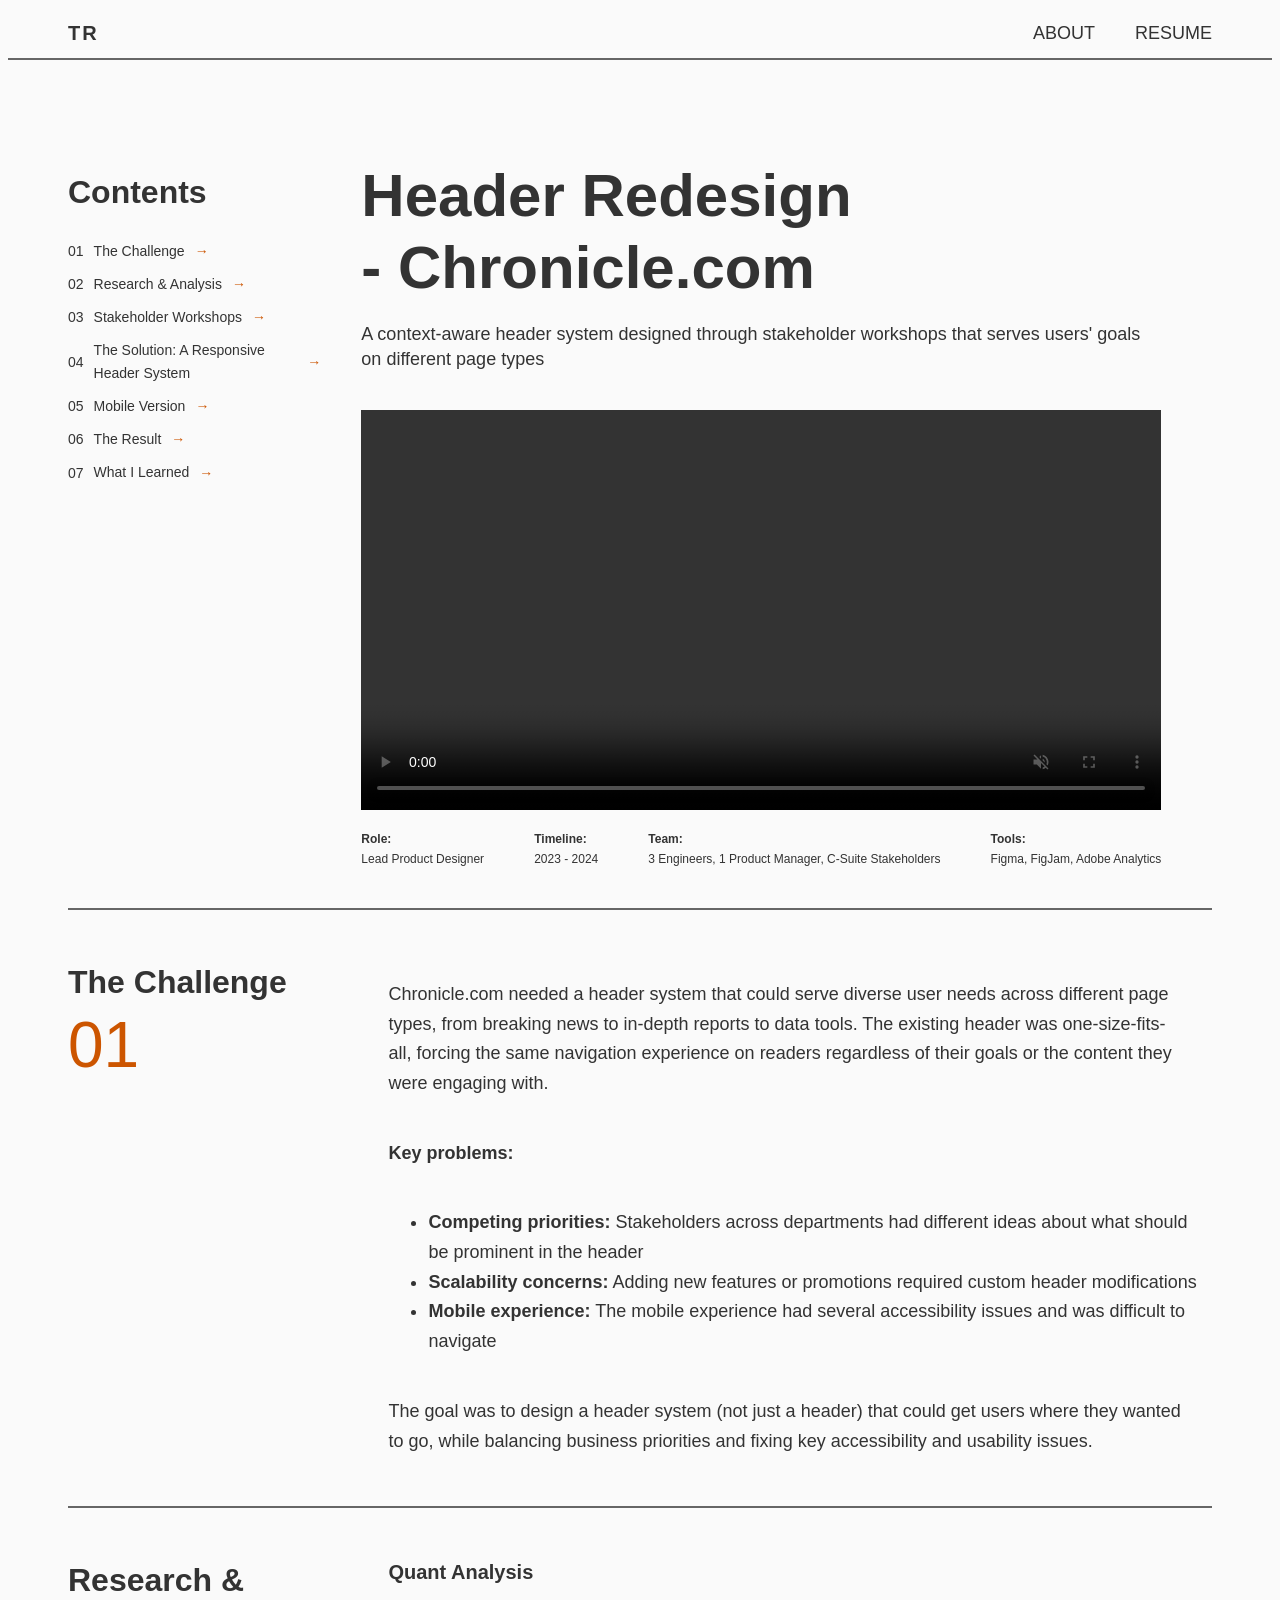
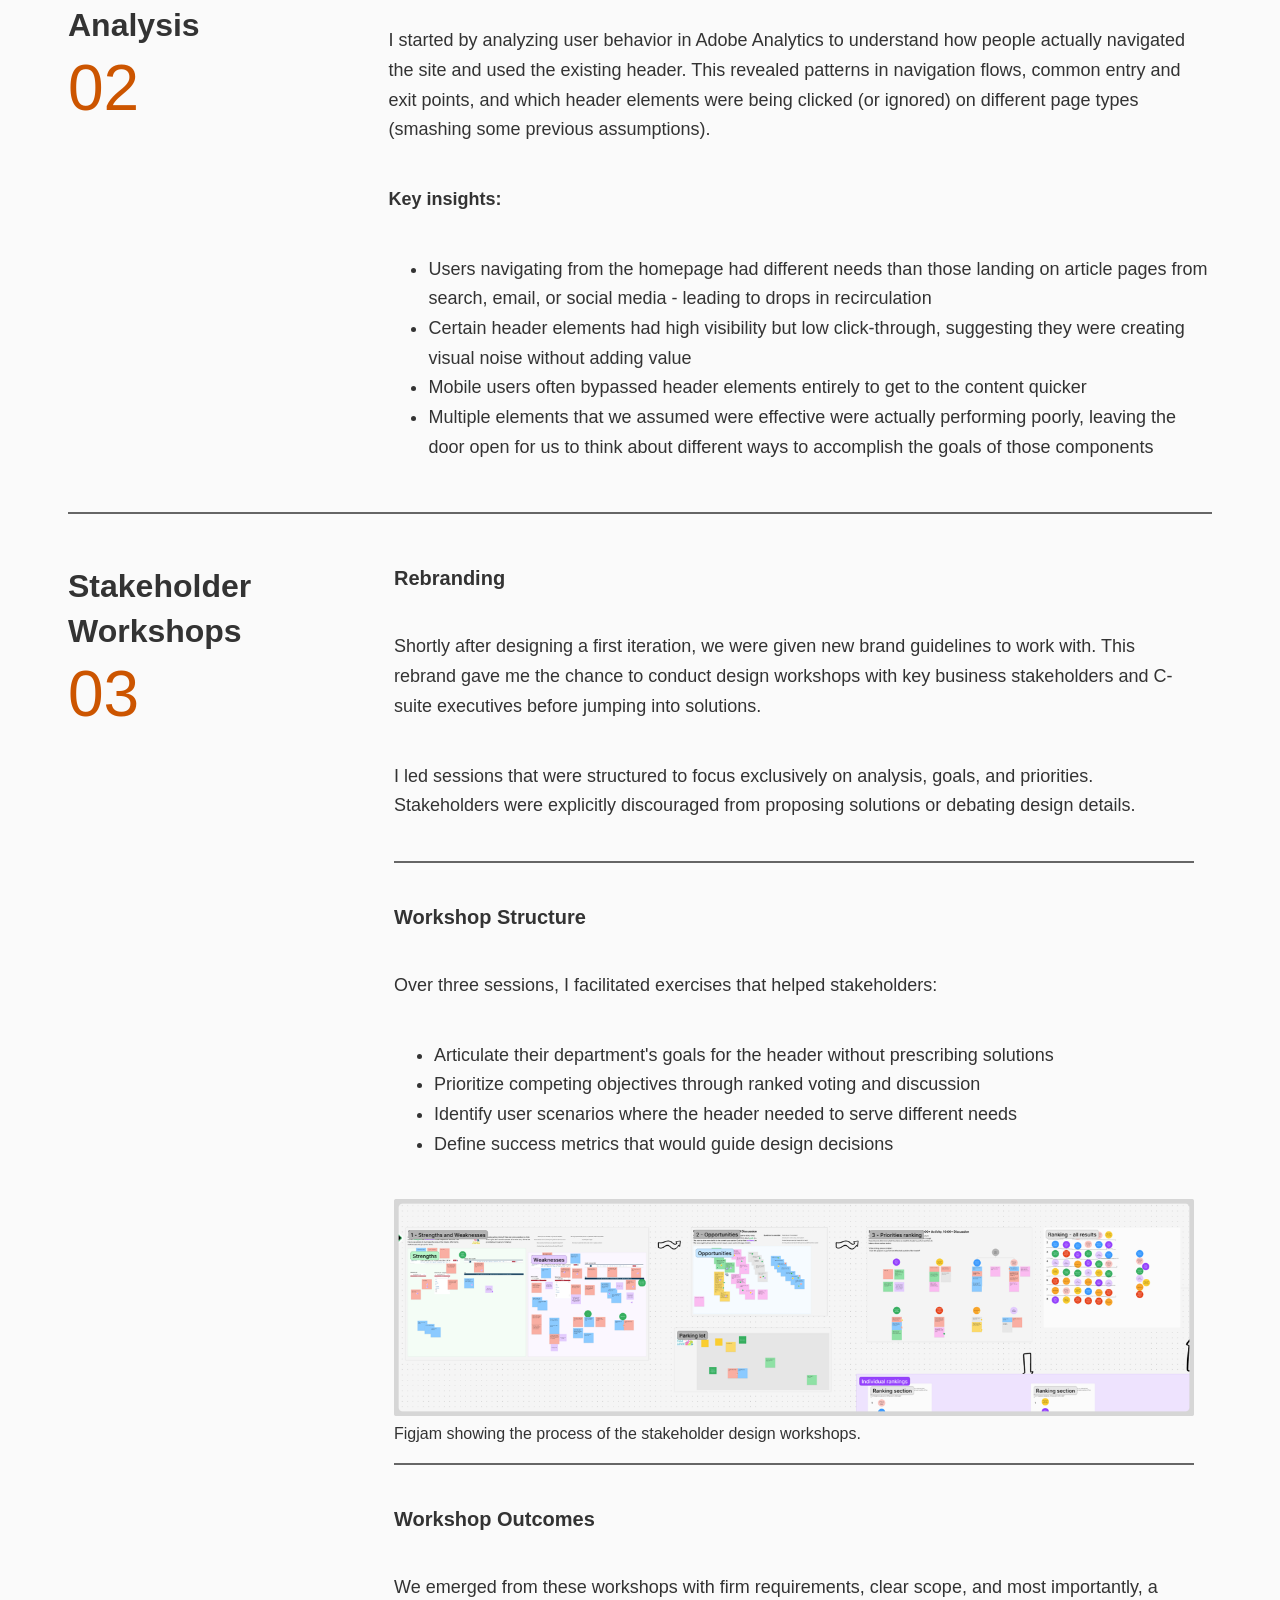
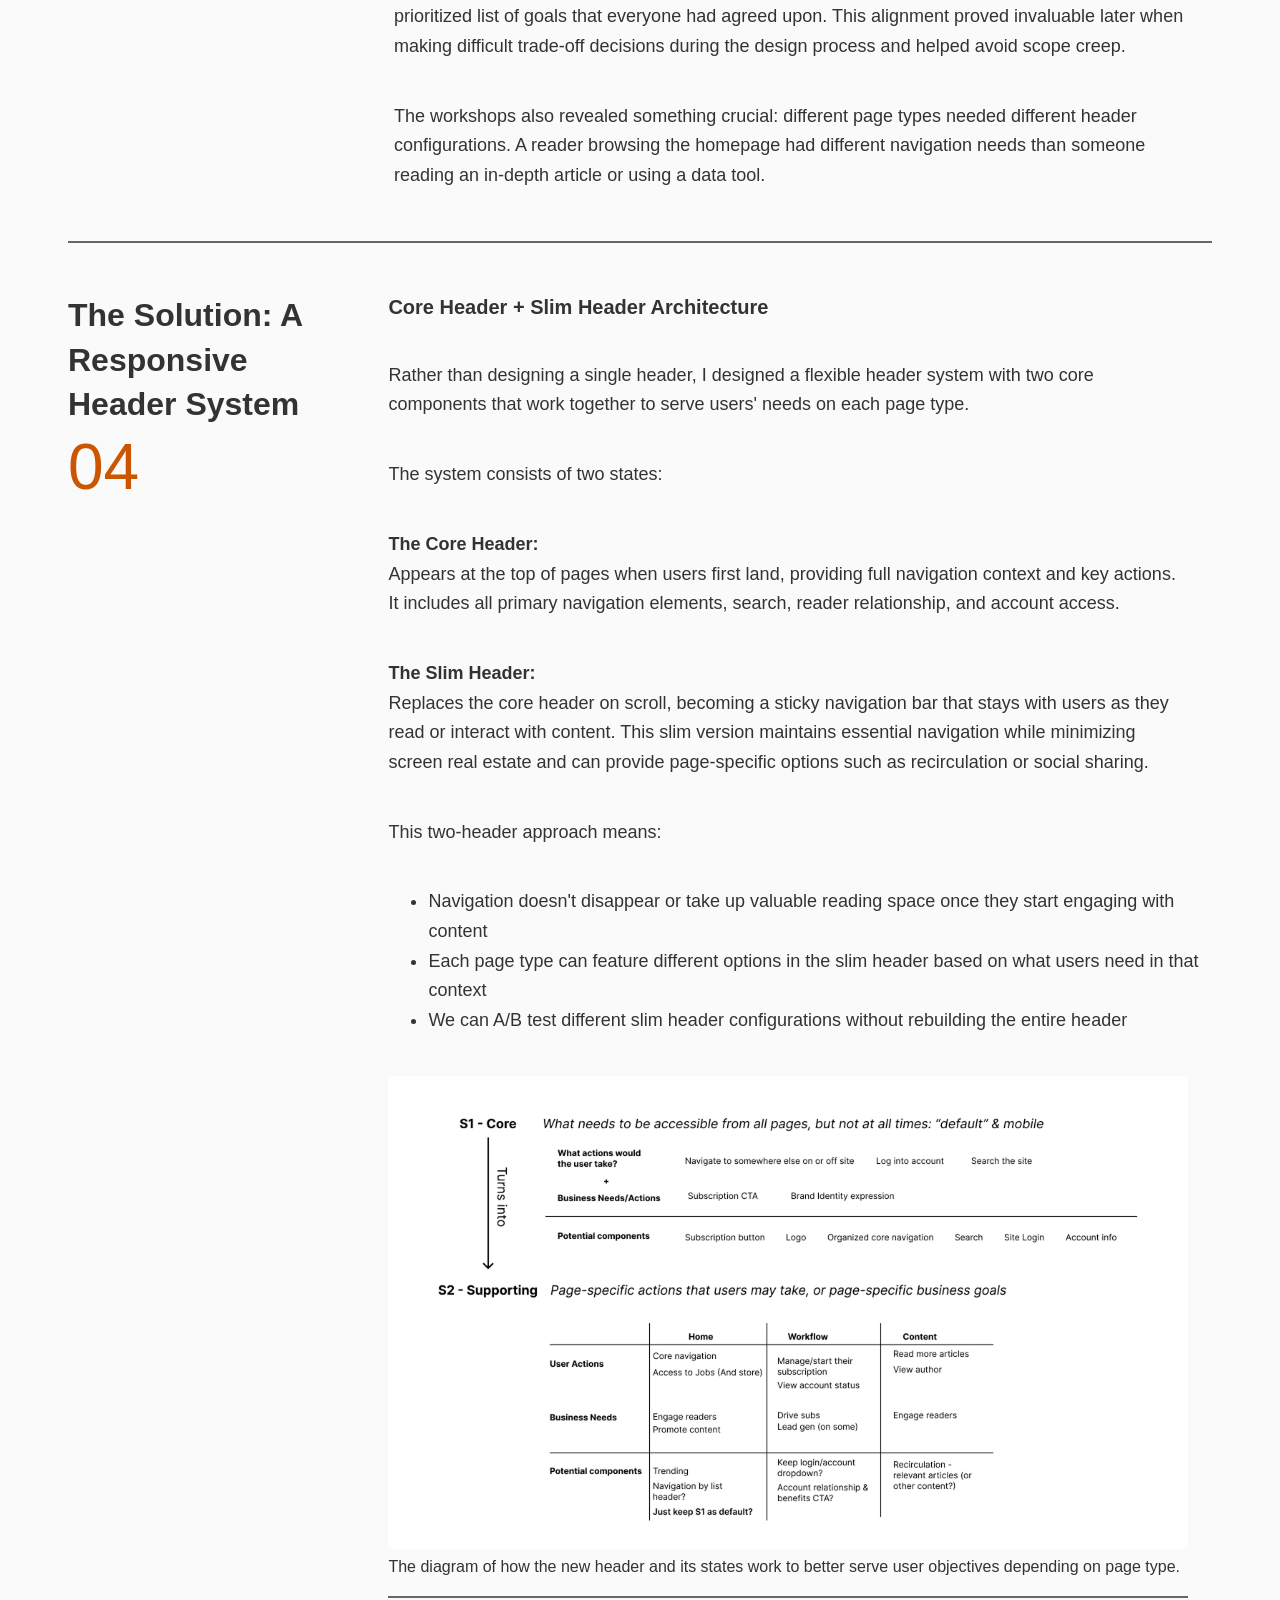
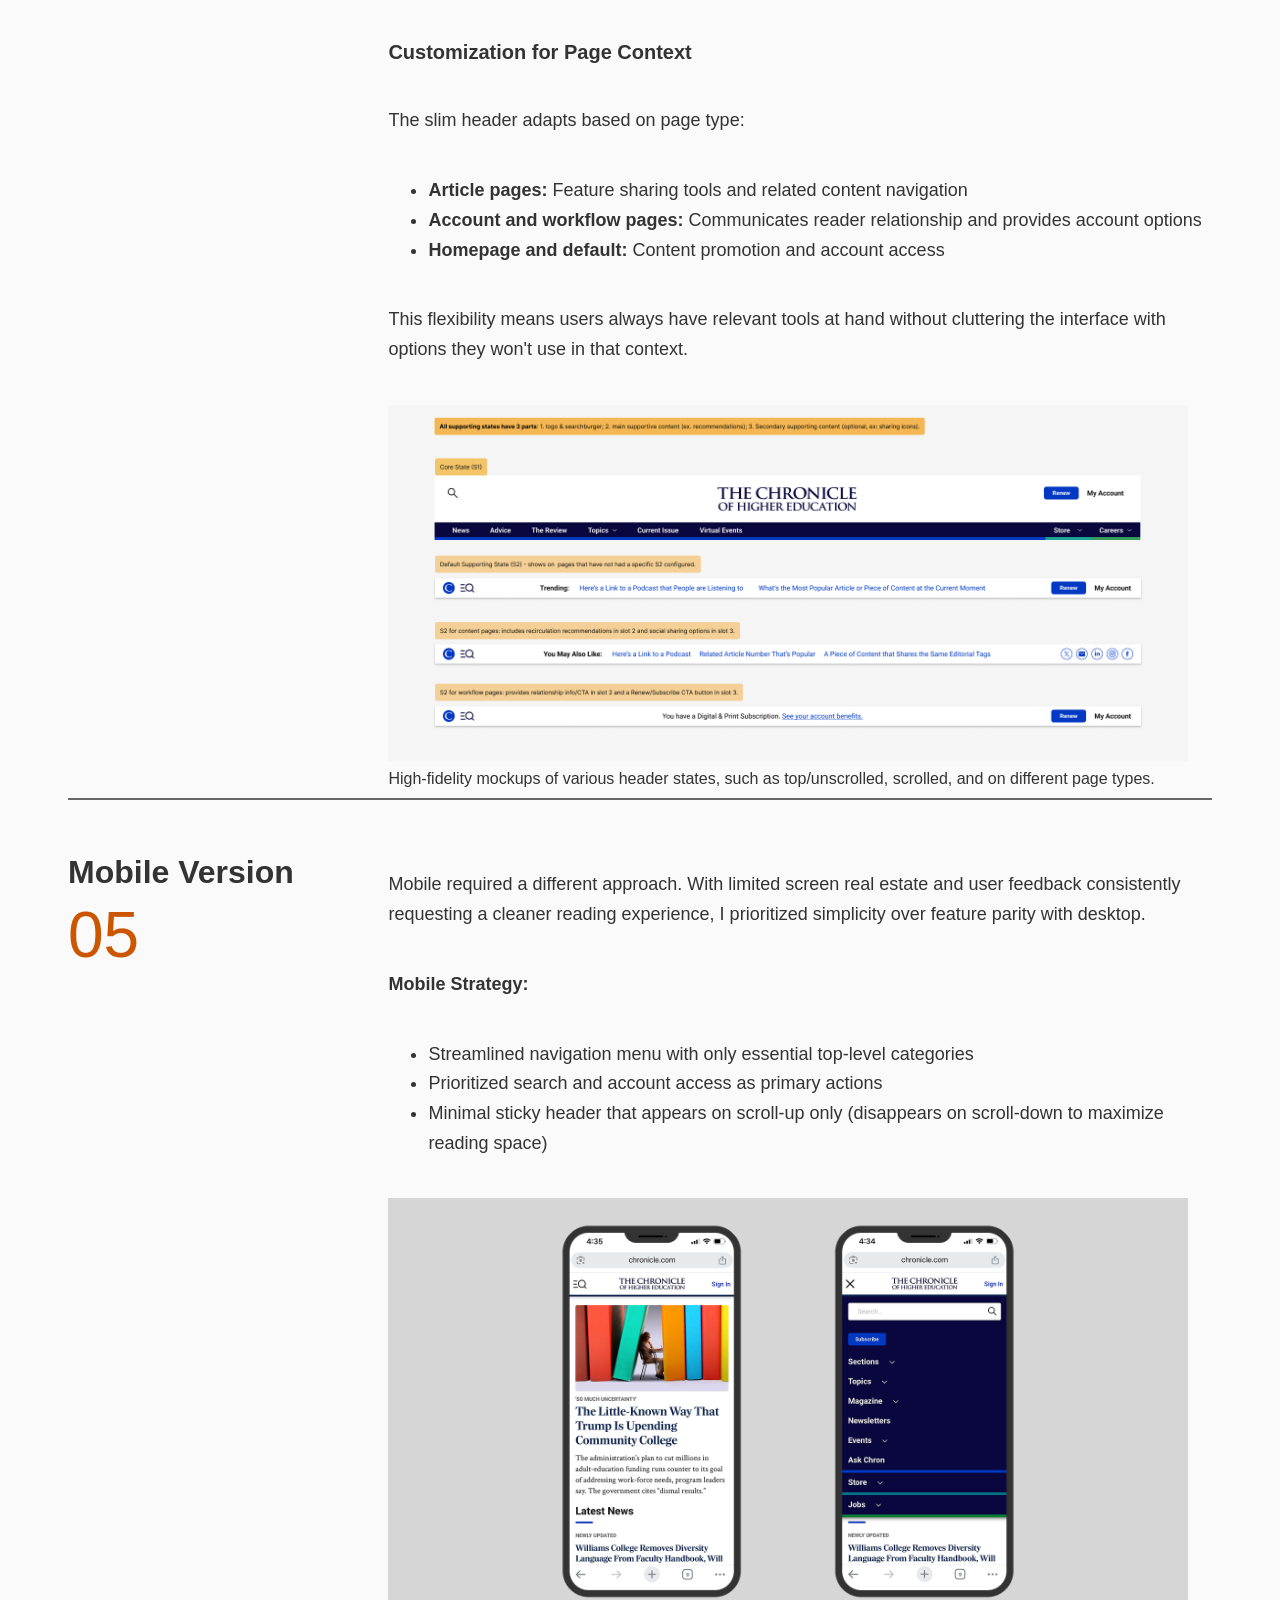
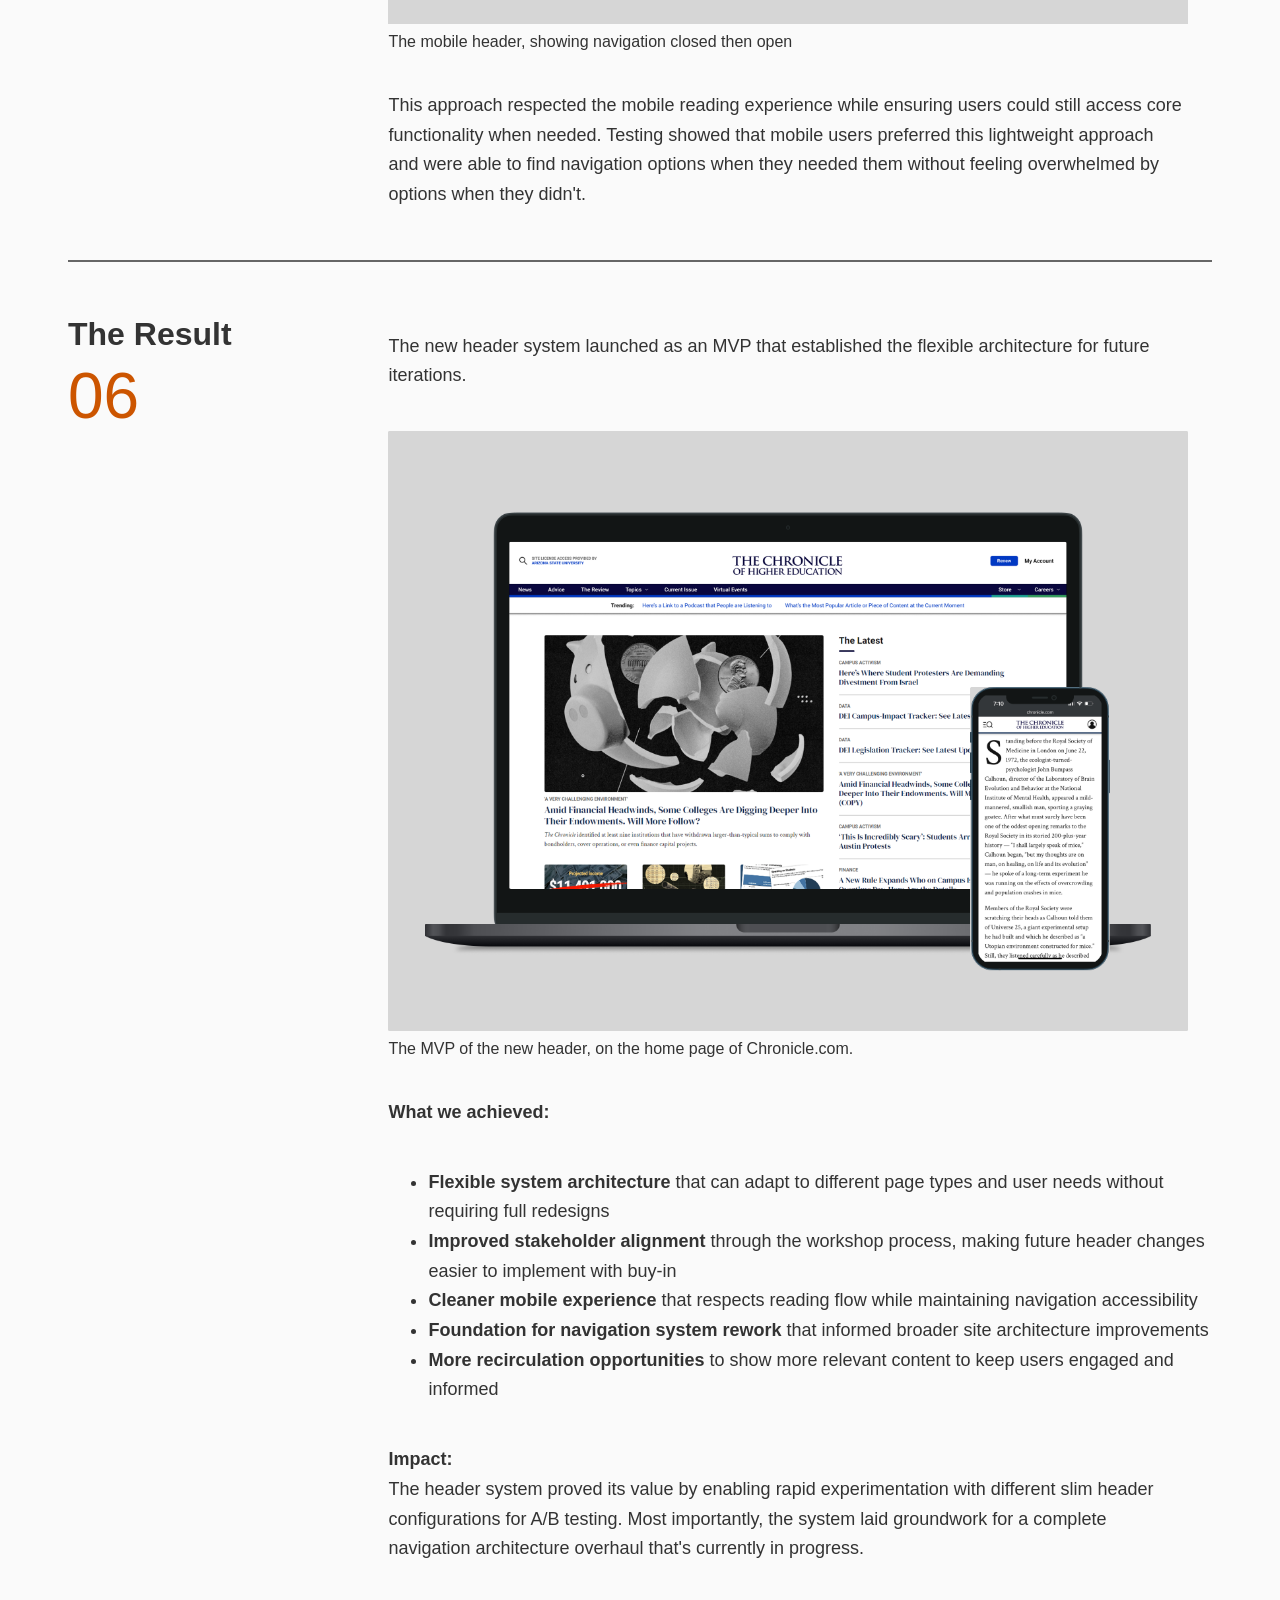
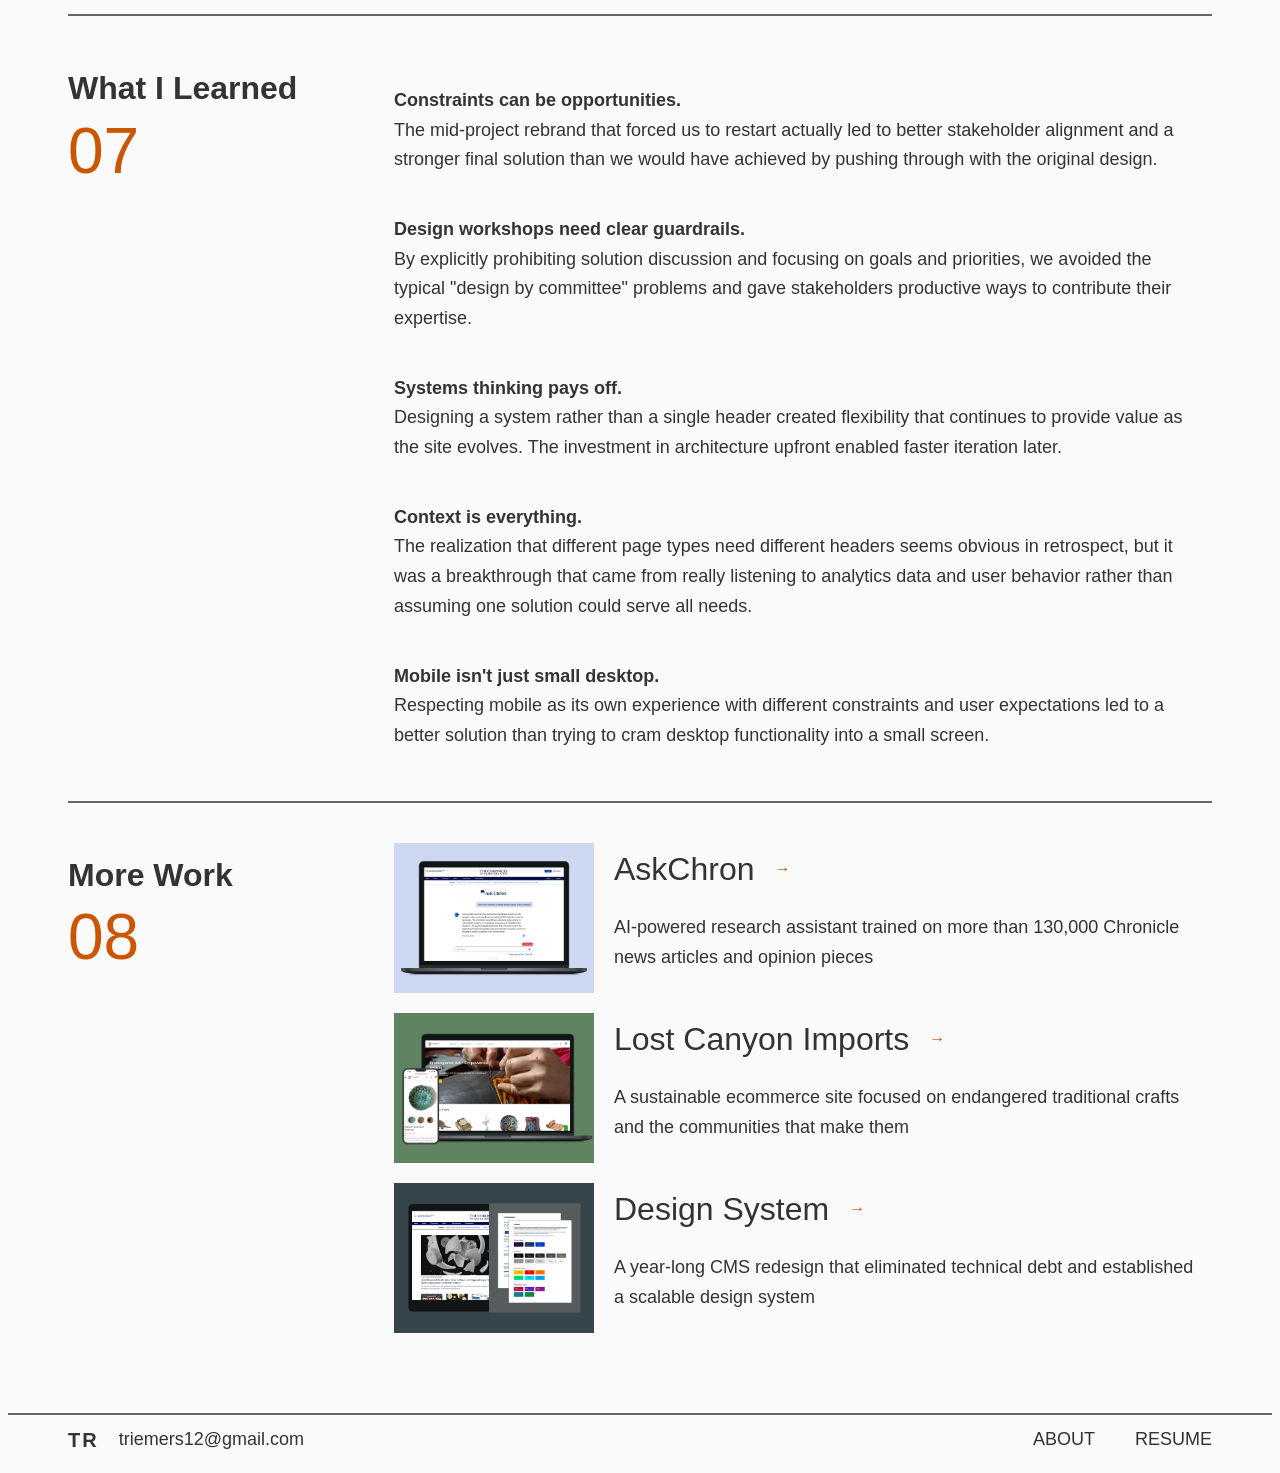
<file: pages/chronicle-header.html>
<!DOCTYPE html>
<html lang="en">
  <head>
    <meta charset="UTF-8">
    <meta name="viewport" content="width=device-width, initial-scale=1.0">
    <title>Chronicle.com - Header Redesign | triemers-ux</title>
    <link rel="stylesheet" href="/styles/casestudies.css">
    <link rel="stylesheet" href="/styles/styles.css">
    <link rel="icon" href="./favicon.ico" type="image/x-icon">
    <script src="/components/site-header.js"></script>
    <script src="/components/site-footer.js"></script>
    <script src="/components/case-studies-data.js"></script>
    <script src="/components/related-work.js"></script>
    <script src="/components/case-image.js"></script>
  </head>
  <body>
    <site-header></site-header>

    <div class="case-study-wrapper">


      <div class="lead-block">

        <div class="contents-section">
          <h2 class="section-title contents-title">Contents</h2>
          <div class="contents-items-wrapper">
            <a href="#Challenge" class="contents-item">
              <div class="contents-link">
                <p>The Challenge</p>
                <div class="arrow">→</div>
              </div>
            </a>
            <a href="#Research" class="contents-item">
              <div class="contents-link">
                <p>Research & Analysis</p>
                <div class="arrow">→</div>
              </div>
            </a>
            <a href="#Restart" class="contents-item">
              <div class="contents-link">
                <p>Stakeholder Workshops</p>
                <div class="arrow">→</div>
              </div>
            </a>
            <a href="#Solution" class="contents-item">
              <div class="contents-link">
                <p>The Solution: A Responsive Header System</p>
                <div class="arrow">→</div>
              </div>
            </a>
            <a href="#Mobile" class="contents-item">
              <div class="contents-link">
                <p>Mobile Version</p>
                <div class="arrow">→</div>
              </div>
            </a>
            <a href="#Result" class="contents-item">
              <div class="contents-link">
                <p>The Result</p>
                <div class="arrow">→</div>
              </div>
            </a>
            <a href="#Learned" class="contents-item">
              <div class="contents-link">
                <p>What I Learned</p>
                <div class="arrow">→</div>
              </div>
            </a>
          </div>
      </div>

      <div class="case-contents">
        <div class="lead-content">
          <h1 class="case-title">Header Redesign - Chronicle.com</h1>
          <h3 class="case-subhead">A context-aware header system designed through stakeholder workshops that serves users' goals on different page types</h3>
          <video class="lead-img" autoplay controls muted preload="metadata">
             <source src="/images/chronicle/header169.mp4" type="video/mp4" alt="Screenshot of the new Chronicle.com header on the homepage">
          </video>

          <div class="case-roles">
            <p><strong>Role:</strong> <br>Lead Product Designer</p>
            <p><strong>Timeline:</strong><br> 2023 - 2024</p>
            <p><strong>Team:</strong> <br>3 Engineers, 1 Product Manager, C-Suite Stakeholders</p>
            <p><strong>Tools:</strong> <br>Figma, FigJam, Adobe Analytics</p>
          </div>
        </div>
        <br>
      </div>
      </div>



      <div class="case-section" id="Challenge">
        <h2 class="section-title">The Challenge</h2>
        <div class="case-contents">
          <p class="case-body">Chronicle.com needed a header system that could serve diverse user needs across different page types, from breaking news to in-depth reports to data tools. The existing header was one-size-fits-all, forcing the same navigation experience on readers regardless of their goals or the content they were engaging with.</p>

          <p class="case-body"><strong>Key problems:</strong></p>
          <ul class="case-body">
            <li><strong>Competing priorities:</strong> Stakeholders across departments had different ideas about what should be prominent in the header</li>
            <li><strong>Scalability concerns:</strong> Adding new features or promotions required custom header modifications</li>
            <li><strong>Mobile experience:</strong> The mobile experience had several accessibility issues and was difficult to navigate</li>
          </ul>

          <p class="case-body">The goal was to design a header system (not just a header) that could get users where they wanted to go, while balancing business priorities and fixing key accessibility and usability issues.</p>
        </div>
      </div>

      <div class="case-section" id="Research">
        <h2 class="section-title">Research & Analysis</h2>
        <div class="case-contents">
          <h3>Quant Analysis</h3>
          <p class="case-body">I started by analyzing user behavior in Adobe Analytics to understand how people actually navigated the site and used the existing header. This revealed patterns in navigation flows, common entry and exit points, and which header elements were being clicked (or ignored) on different page types (smashing some previous assumptions).</p>

          <p class="case-body"><strong>Key insights:</strong></p>
          <ul class="case-body">
            <li>Users navigating from the homepage had different needs than those landing on article pages from search, email, or social media - leading to drops in recirculation</li>
            <li>Certain header elements had high visibility but low click-through, suggesting they were creating visual noise without adding value</li>
            <li>Mobile users often bypassed header elements entirely to get to the content quicker</li>
            <li>Multiple elements that we assumed were effective were actually performing poorly, leaving the door open for us to think about different ways to accomplish the goals of those components</li>
          </ul>
        </div>
      </div>

      <div class="case-section" id="Restart">
        <h2 class="section-title">Stakeholder Workshops</h2>
        <div class="case-contents">
          <h3>Rebranding</h3>
          <p class="case-body"> Shortly after designing a first iteration, we were given new brand guidelines to work with. This rebrand gave me the chance to conduct design workshops with key business stakeholders and C-suite executives before jumping into solutions.</p> 
          <p class="case-body">I led sessions that were structured to focus exclusively on analysis, goals, and priorities. Stakeholders were explicitly discouraged from proposing solutions or debating design details.</p>

          <h3>Workshop Structure</h3>
          <p class="case-body">Over three sessions, I facilitated exercises that helped stakeholders:</p>
          <ul class="case-body">
            <li>Articulate their department's goals for the header without prescribing solutions</li>
            <li>Prioritize competing objectives through ranked voting and discussion</li>
            <li>Identify user scenarios where the header needed to serve different needs</li>
            <li>Define success metrics that would guide design decisions</li>
          </ul>

          <case-image src="/images/chronicle/header-figjam.png" alt="Screenshot of a Figjam board that has been completed showing a step by step of the stakeholder design workshops">Figjam showing the process of the stakeholder design workshops.</case-image>
            <br>

          <h3>Workshop Outcomes</h3>
          <p class="case-body">We emerged from these workshops with firm requirements, clear scope, and most importantly, a prioritized list of goals that everyone had agreed upon. This alignment proved invaluable later when making difficult trade-off decisions during the design process and helped avoid scope creep.</p>

          <p class="case-body">The workshops also revealed something crucial: different page types needed different header configurations. A reader browsing the homepage had different navigation needs than someone reading an in-depth article or using a data tool.</p>
        </div>
      </div>

      <div class="case-section" id="Solution">
        <h2 class="section-title">The Solution: A Responsive Header System</h2>
        <div class="case-contents">

          <h3><strong>Core Header + Slim Header Architecture</strong></h3>

          <p class="case-body">Rather than designing a single header, I designed a flexible header system with two core components that work together to serve users' needs on each page type.</p>
          <p class="case-body">The system consists of two states:</p>

          <p class="case-body"><strong>The Core Header:</strong> Appears at the top of pages when users first land, providing full navigation context and key actions. It includes all primary navigation elements, search, reader relationship, and account access.</p>

          <p class="case-body"><strong>The Slim Header:</strong> Replaces the core header on scroll, becoming a sticky navigation bar that stays with users as they read or interact with content. This slim version maintains essential navigation while minimizing screen real estate and can provide page-specific options such as recirculation or social sharing.</p>

          <p class="case-body">This two-header approach means:</p>
          <ul class="case-body">
            <li>Navigation doesn't disappear or take up valuable reading space once they start engaging with content</li>
            <li>Each page type can feature different options in the slim header based on what users need in that context</li>
            <li>We can A/B test different slim header configurations without rebuilding the entire header</li>
          </ul>

          <case-image src="/images/chronicle/system-diagram.png" alt="A diagram of how the header might change to serve user objectives on different page types.">The diagram of how the new header and its states work to better serve user objectives depending on page type.</case-image>
            <br>
          <h3><strong>Customization for Page Context</strong></h3>
          <p class="case-body">The slim header adapts based on page type:</p>
          <ul class="case-body">
            <li><strong>Article pages:</strong> Feature sharing tools and related content navigation</li>
            <li><strong>Account and workflow pages:</strong> Communicates reader relationship and provides account options</li>
            <li><strong>Homepage and default:</strong> Content promotion and account access</li>
          </ul>

          <p class="case-body">This flexibility means users always have relevant tools at hand without cluttering the interface with options they won't use in that context.</p>

          <case-image src="/images/chronicle/high-fidelity-system-samples.png" alt="Screenshots of the header and pieces in different states, such as scrolled, unscrolled, and on different page types.">High-fidelity mockups of various header states, such as top/unscrolled, scrolled, and on different page types.</case-image>
            <br>
        </div>
      </div>

      <div class="case-section" id="Mobile">
        <h2 class="section-title">Mobile Version</h2>
        <div class="case-contents">
          <p class="case-body">Mobile required a different approach. With limited screen real estate and user feedback consistently requesting a cleaner reading experience, I prioritized simplicity over feature parity with desktop.</p>

          <p class="case-body"><strong>Mobile Strategy:</strong></p>
          <ul class="case-body">
            <li>Streamlined navigation menu with only essential top-level categories</li>
            <li>Prioritized search and account access as primary actions</li>
            <li>Minimal sticky header that appears on scroll-up only (disappears on scroll-down to maximize reading space)</li>
          </ul>

          <case-image src="/images/chronicle/Mobile Header.png" alt="Screenshot of the MVP version of the new header on the homepage of Chronicle.com">The mobile header, showing navigation closed then open</case-image>

          <p class="case-body">This approach respected the mobile reading experience while ensuring users could still access core functionality when needed. Testing showed that mobile users preferred this lightweight approach and were able to find navigation options when they needed them without feeling overwhelmed by options when they didn't.</p>
        </div>
      </div>

      <div class="case-section" id="Result">
        <h2 class="section-title">The Result</h2>
        <div class="case-contents">
          <p class="case-body">The new header system launched as an MVP that established the flexible architecture for future iterations.</p>

          <case-image src="/images/chronicle/chronicle.com-cover-img-1.png" alt="Screenshot of the MVP version of the new header on the homepage of Chronicle.com">The MVP of the new header, on the home page of Chronicle.com.</case-image>

          <p class="case-body"><strong>What we achieved:</strong></p>
          <ul class="case-body">
            <li><strong>Flexible system architecture</strong> that can adapt to different page types and user needs without requiring full redesigns</li>
            <li><strong>Improved stakeholder alignment</strong> through the workshop process, making future header changes easier to implement with buy-in</li>
            <li><strong>Cleaner mobile experience</strong> that respects reading flow while maintaining navigation accessibility</li>
            <li><strong>Foundation for navigation system rework</strong> that informed broader site architecture improvements</li>
            <li><strong>More recirculation opportunities</strong> to show more relevant content to keep users engaged and informed</li>
          </ul>

          <p class="case-body"><strong>Impact:</strong>
          The header system proved its value by enabling rapid experimentation with different slim header configurations for A/B testing. Most importantly, the system laid groundwork for a complete navigation architecture overhaul that's currently in progress.</p>
        </div>
      </div>

      <div class="case-section" id="Learned">
        <h2 class="section-title">What I Learned</h2>
        <div class="case-contents">
          <p class="case-body"><strong>Constraints can be opportunities.</strong> The mid-project rebrand that forced us to restart actually led to better stakeholder alignment and a stronger final solution than we would have achieved by pushing through with the original design.</p>

          <p class="case-body"><strong>Design workshops need clear guardrails.</strong> By explicitly prohibiting solution discussion and focusing on goals and priorities, we avoided the typical "design by committee" problems and gave stakeholders productive ways to contribute their expertise.</p>

          <p class="case-body"><strong>Systems thinking pays off.</strong> Designing a system rather than a single header created flexibility that continues to provide value as the site evolves. The investment in architecture upfront enabled faster iteration later.</p>

          <p class="case-body"><strong>Context is everything.</strong> The realization that different page types need different headers seems obvious in retrospect, but it was a breakthrough that came from really listening to analytics data and user behavior rather than assuming one solution could serve all needs.</p>

          <p class="case-body"><strong>Mobile isn't just small desktop.</strong> Respecting mobile as its own experience with different constraints and user expectations led to a better solution than trying to cram desktop functionality into a small screen.</p>
        </div>
      </div>

      <!--Below section-->   
      <div class="case-section below-nav">
        <h2 class="section-title">More Work</h2>
        <div class="more-cards">
          <related-work exclude="chronicle-header"></related-work>
        </div>
      </div>

    </div>  

    <site-footer></site-footer>

    <script src="/scripts/scripts.js"></script>
  </body>
</html>
</file>
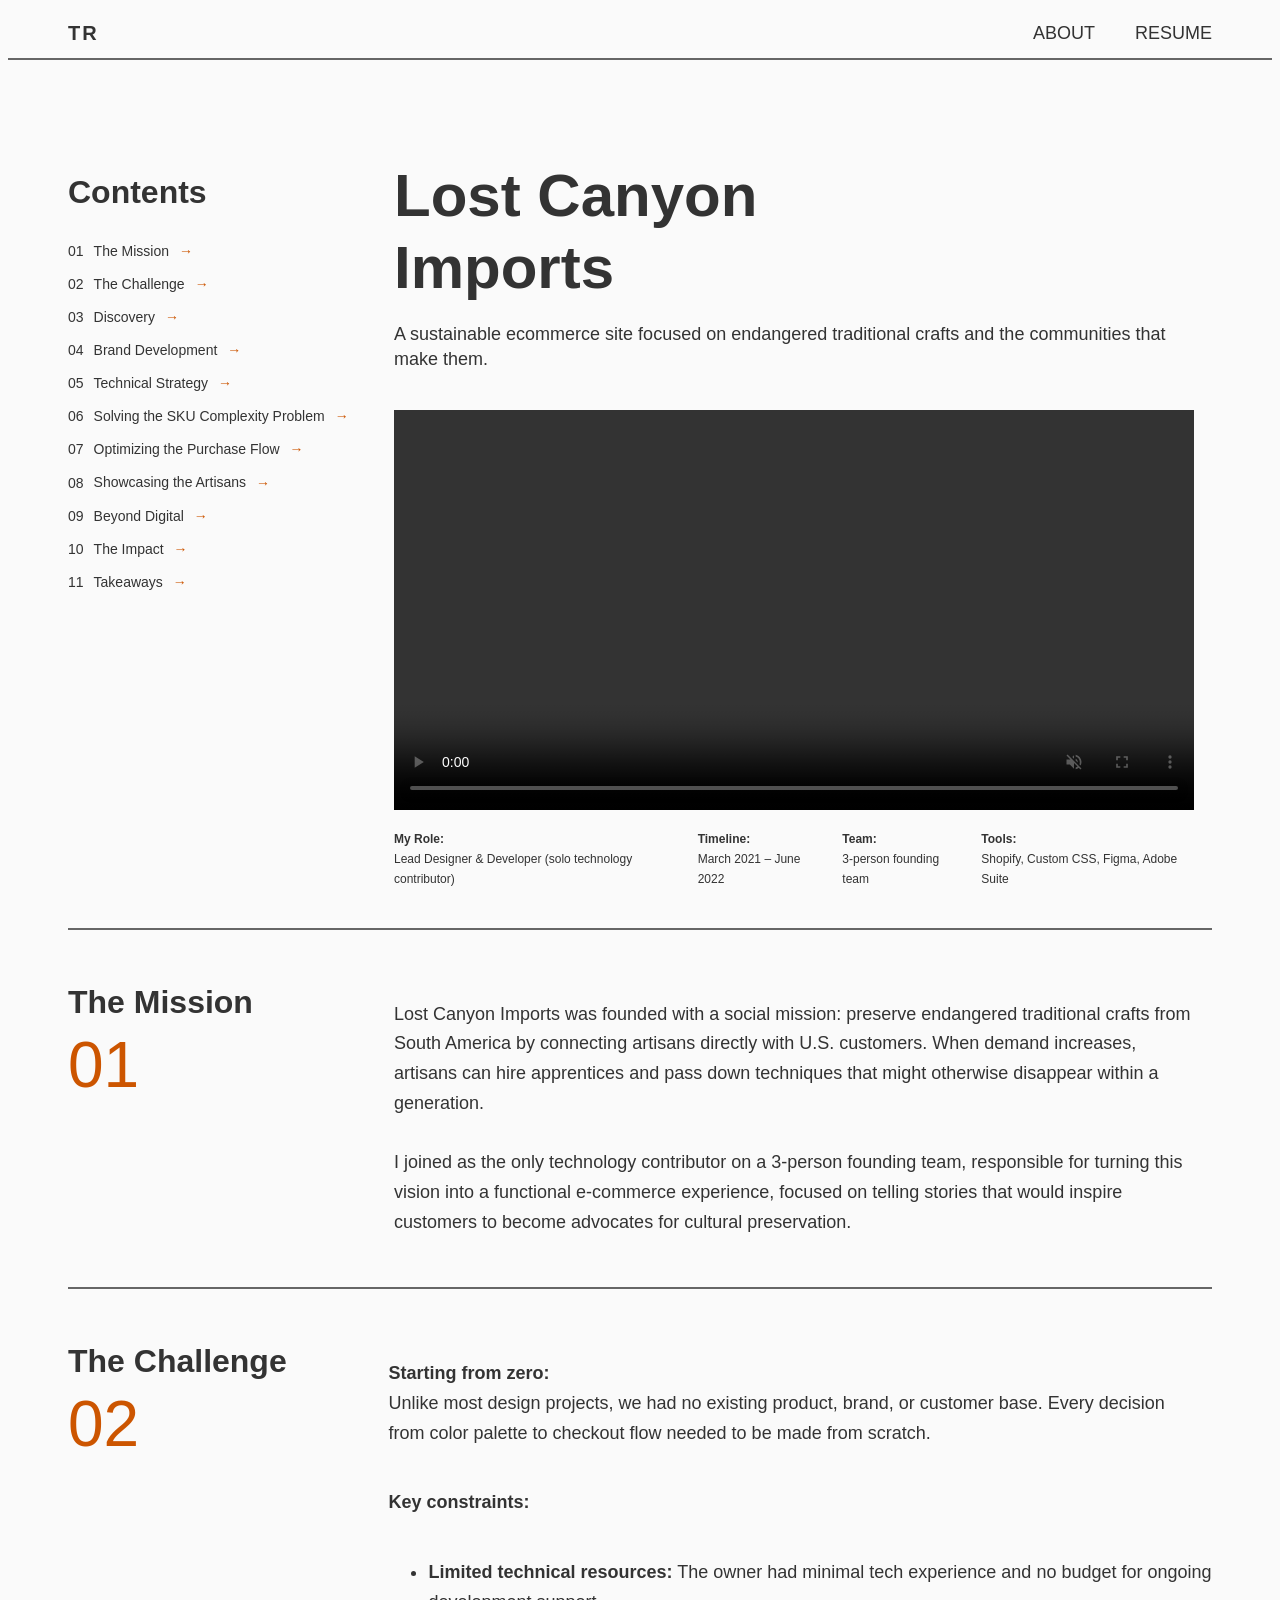
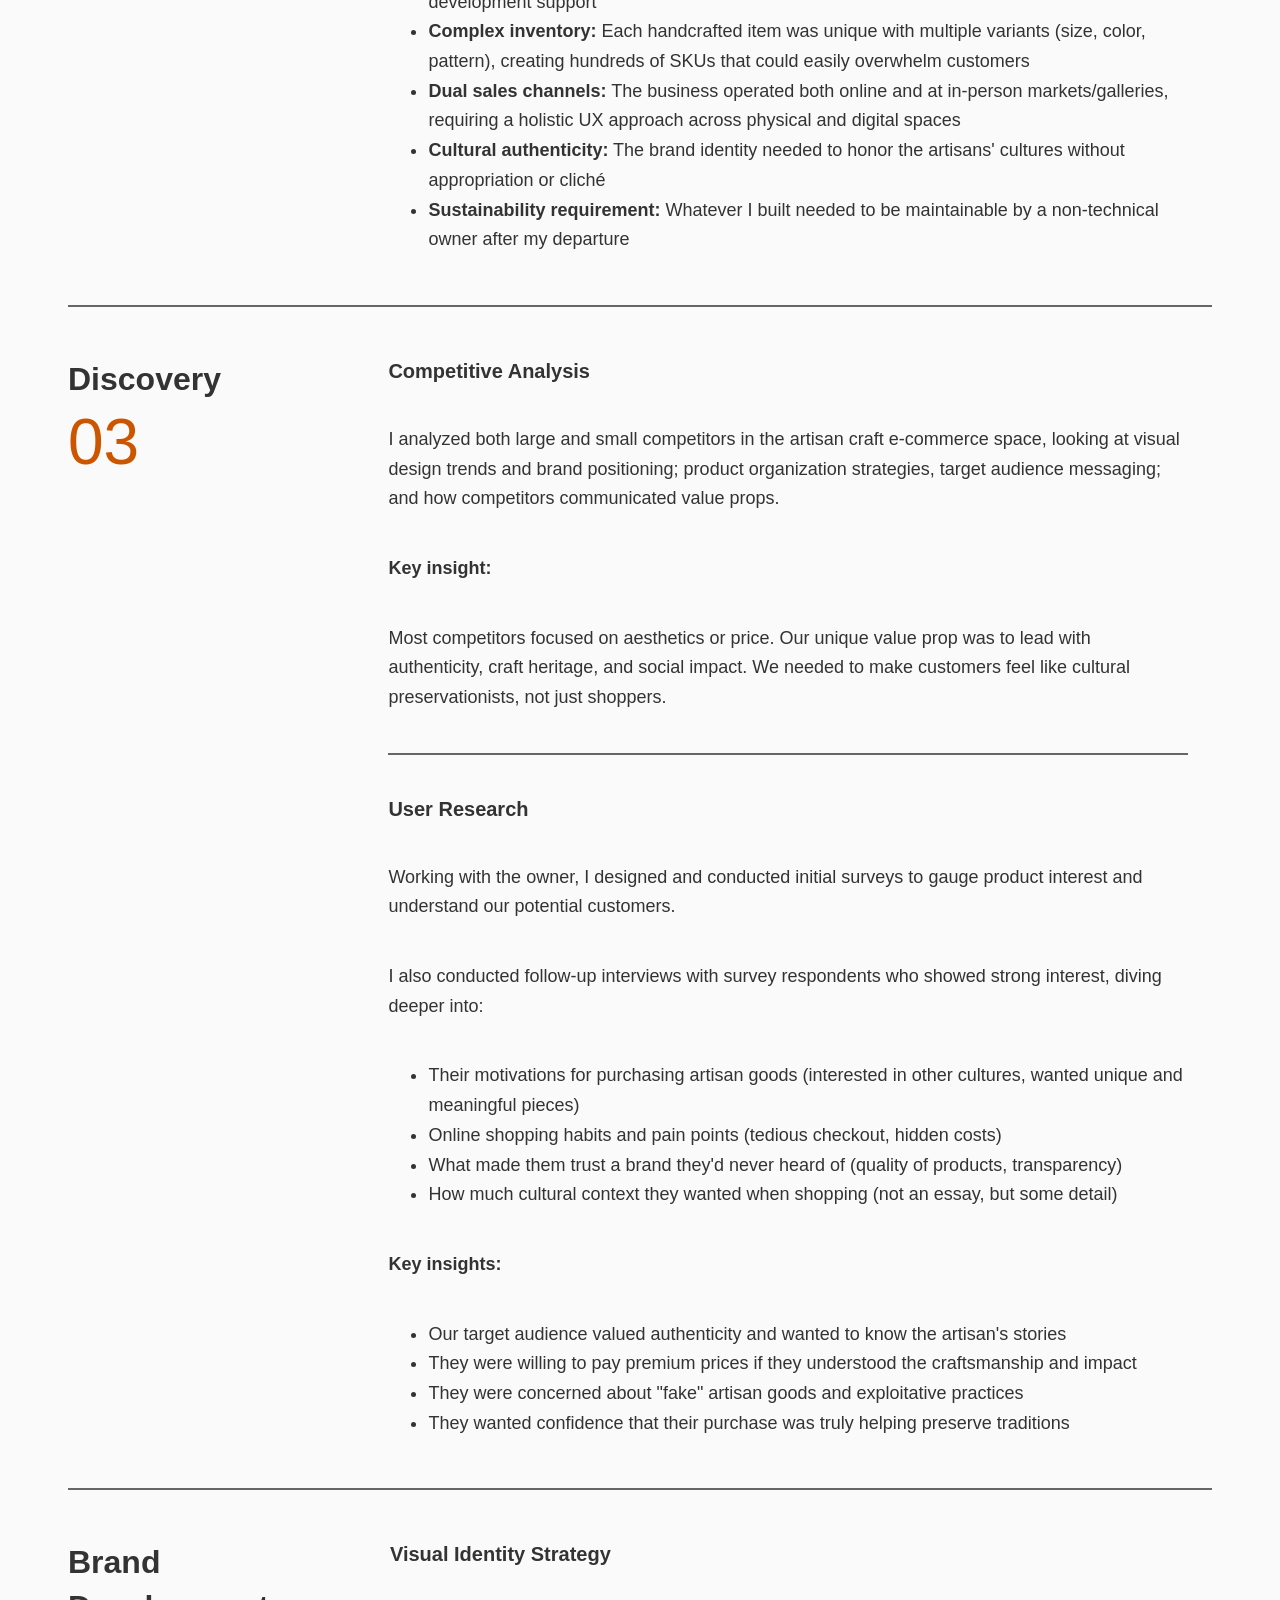
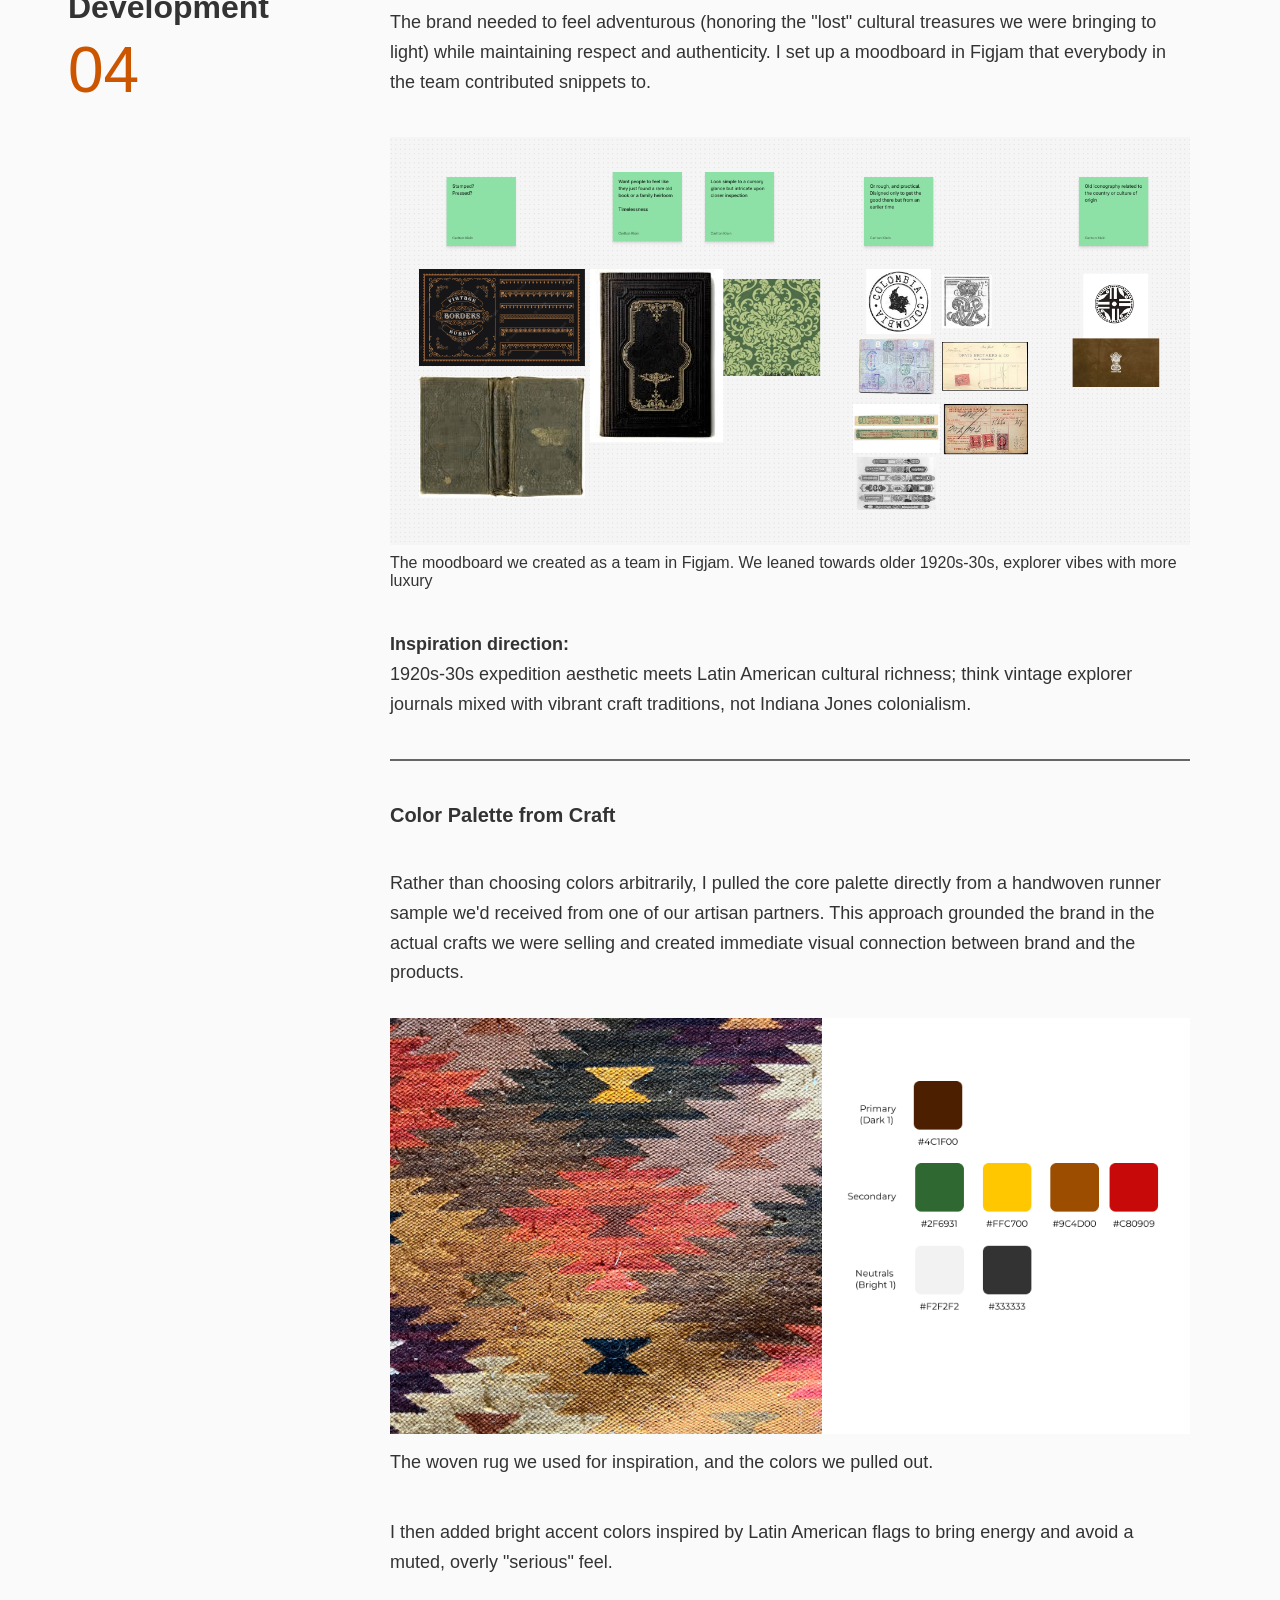
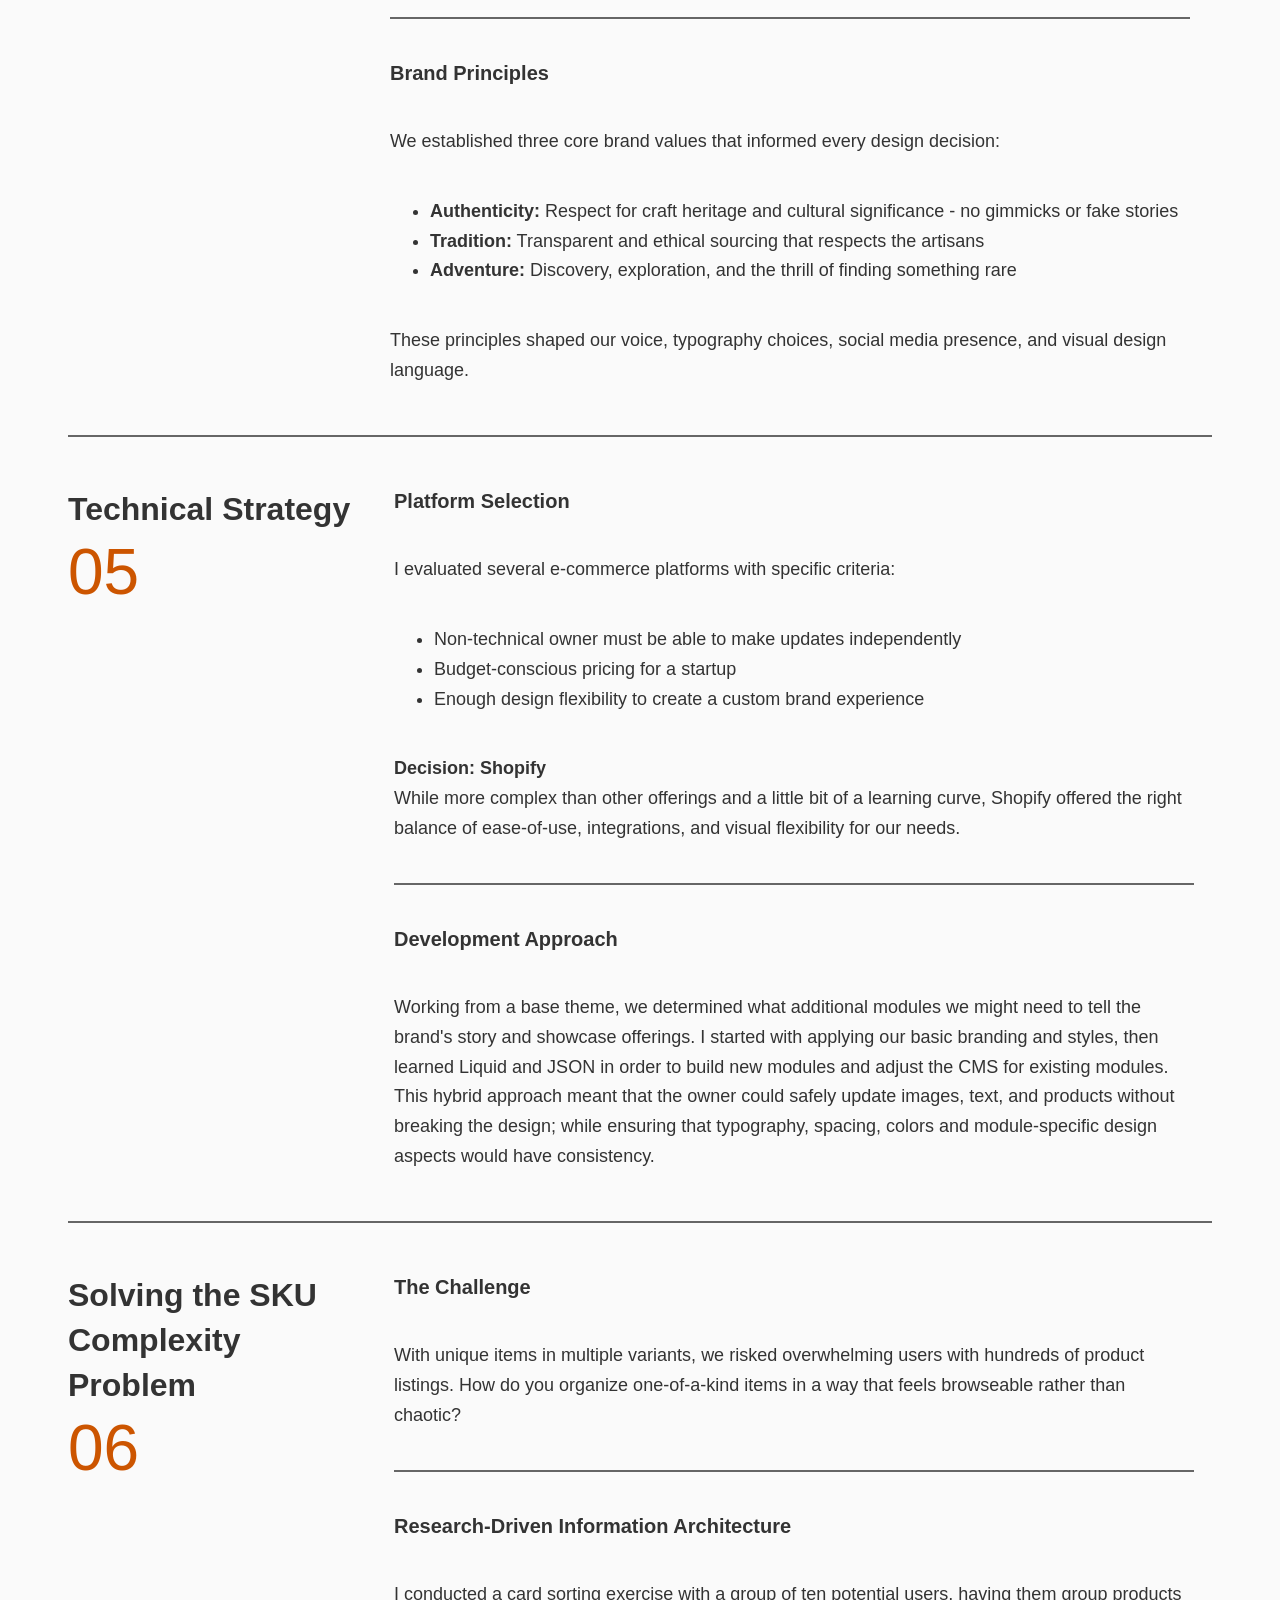
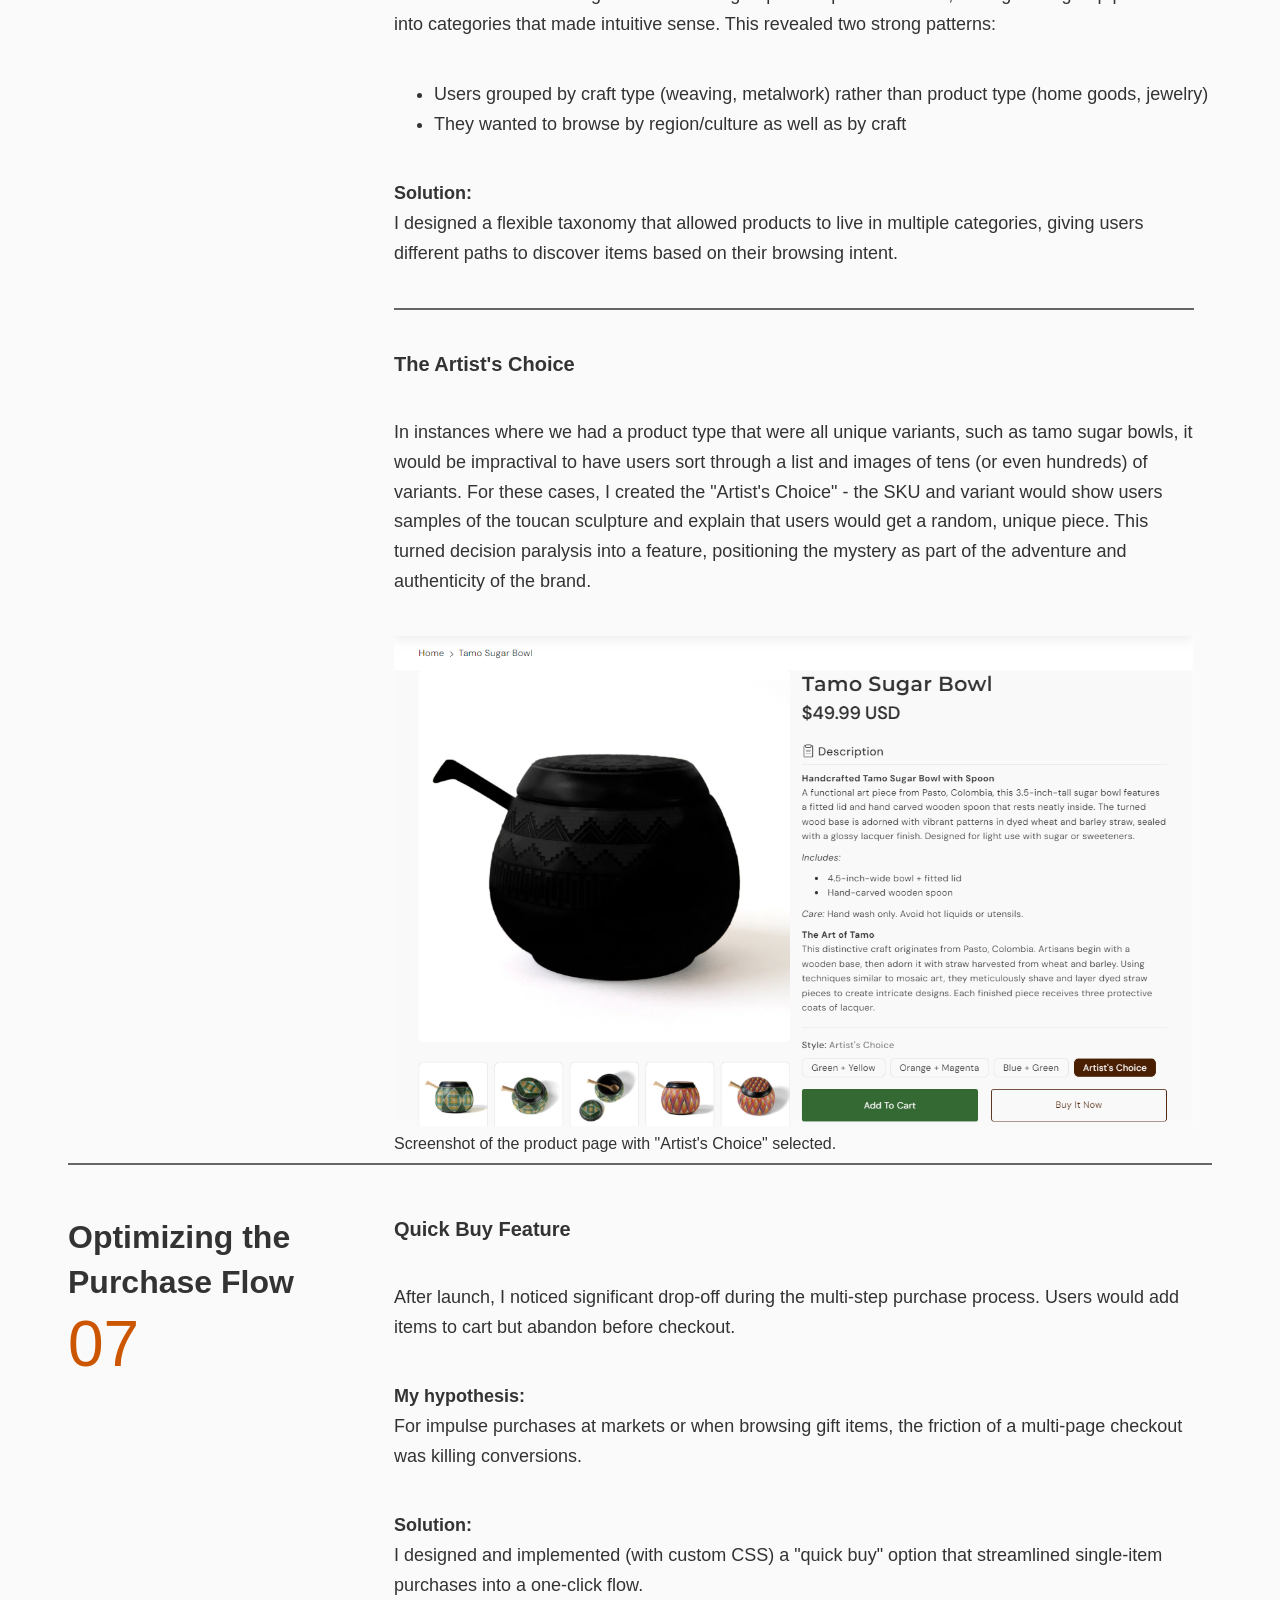
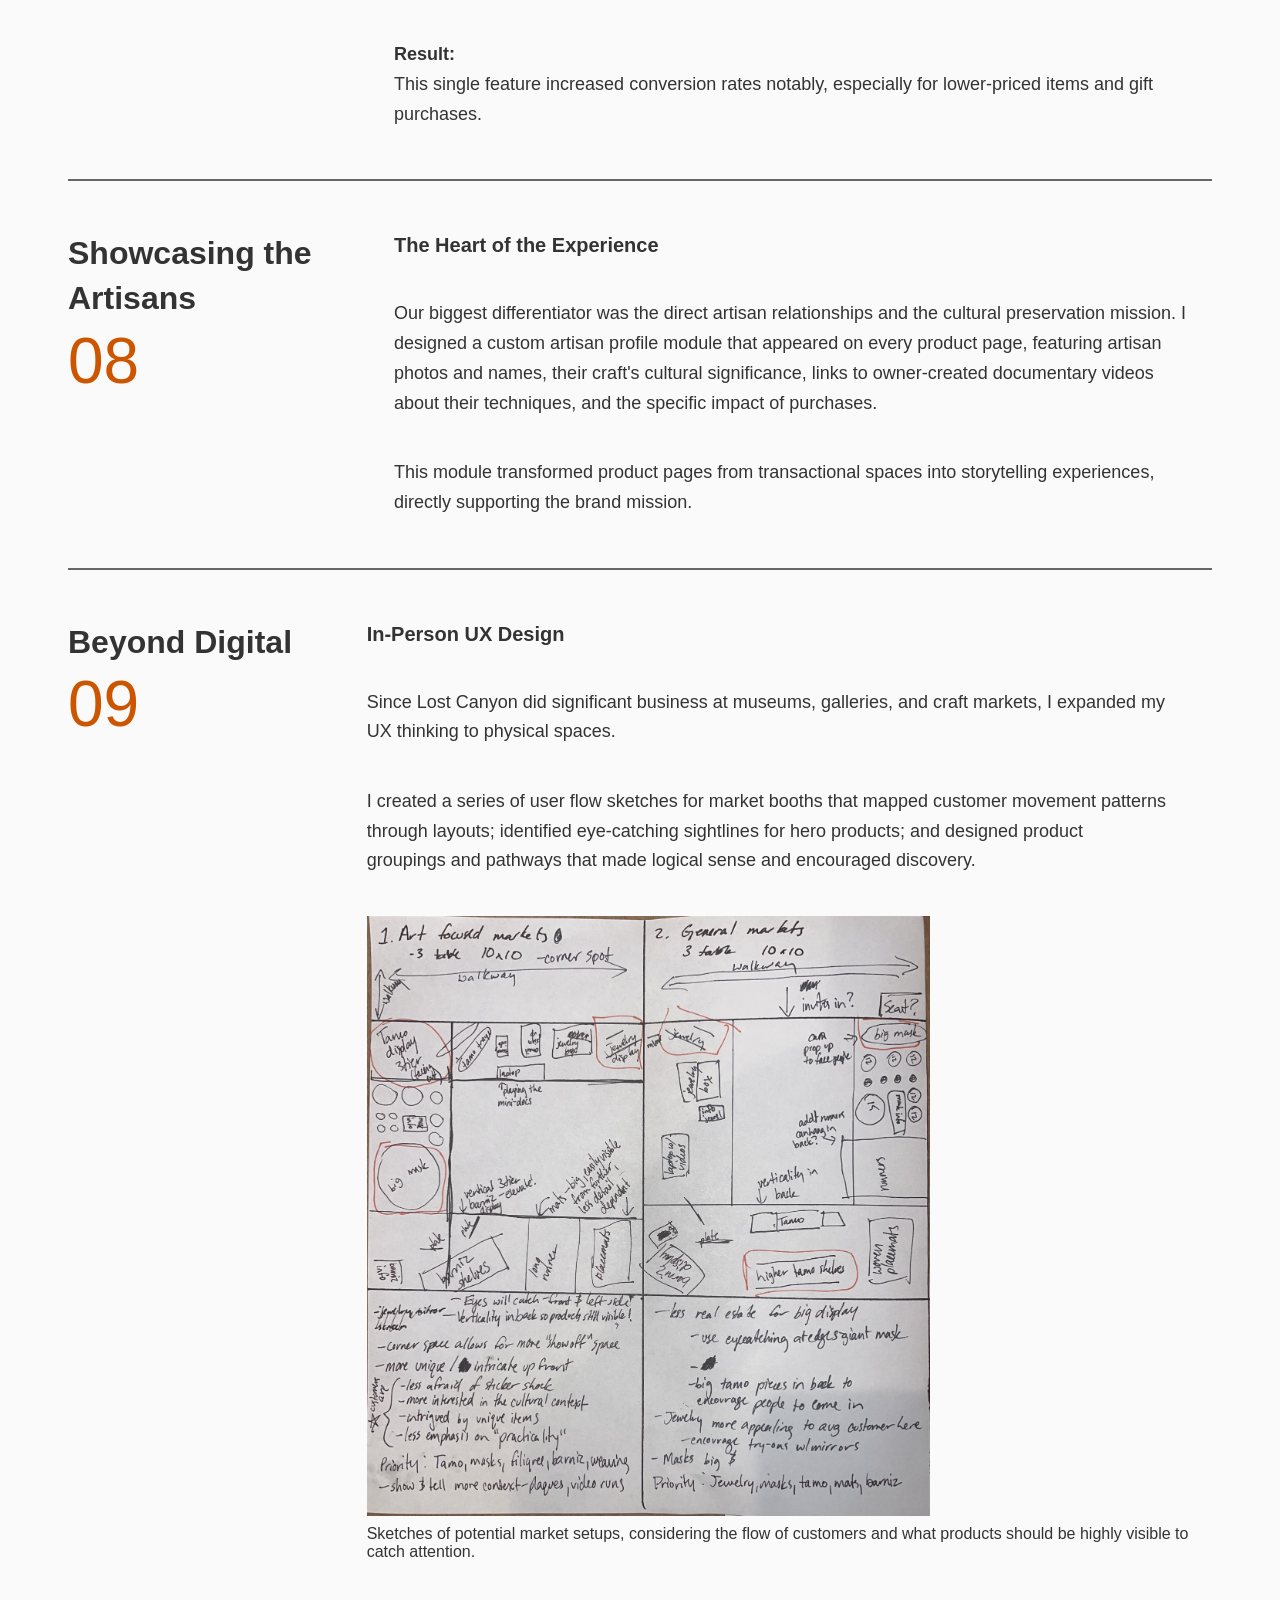
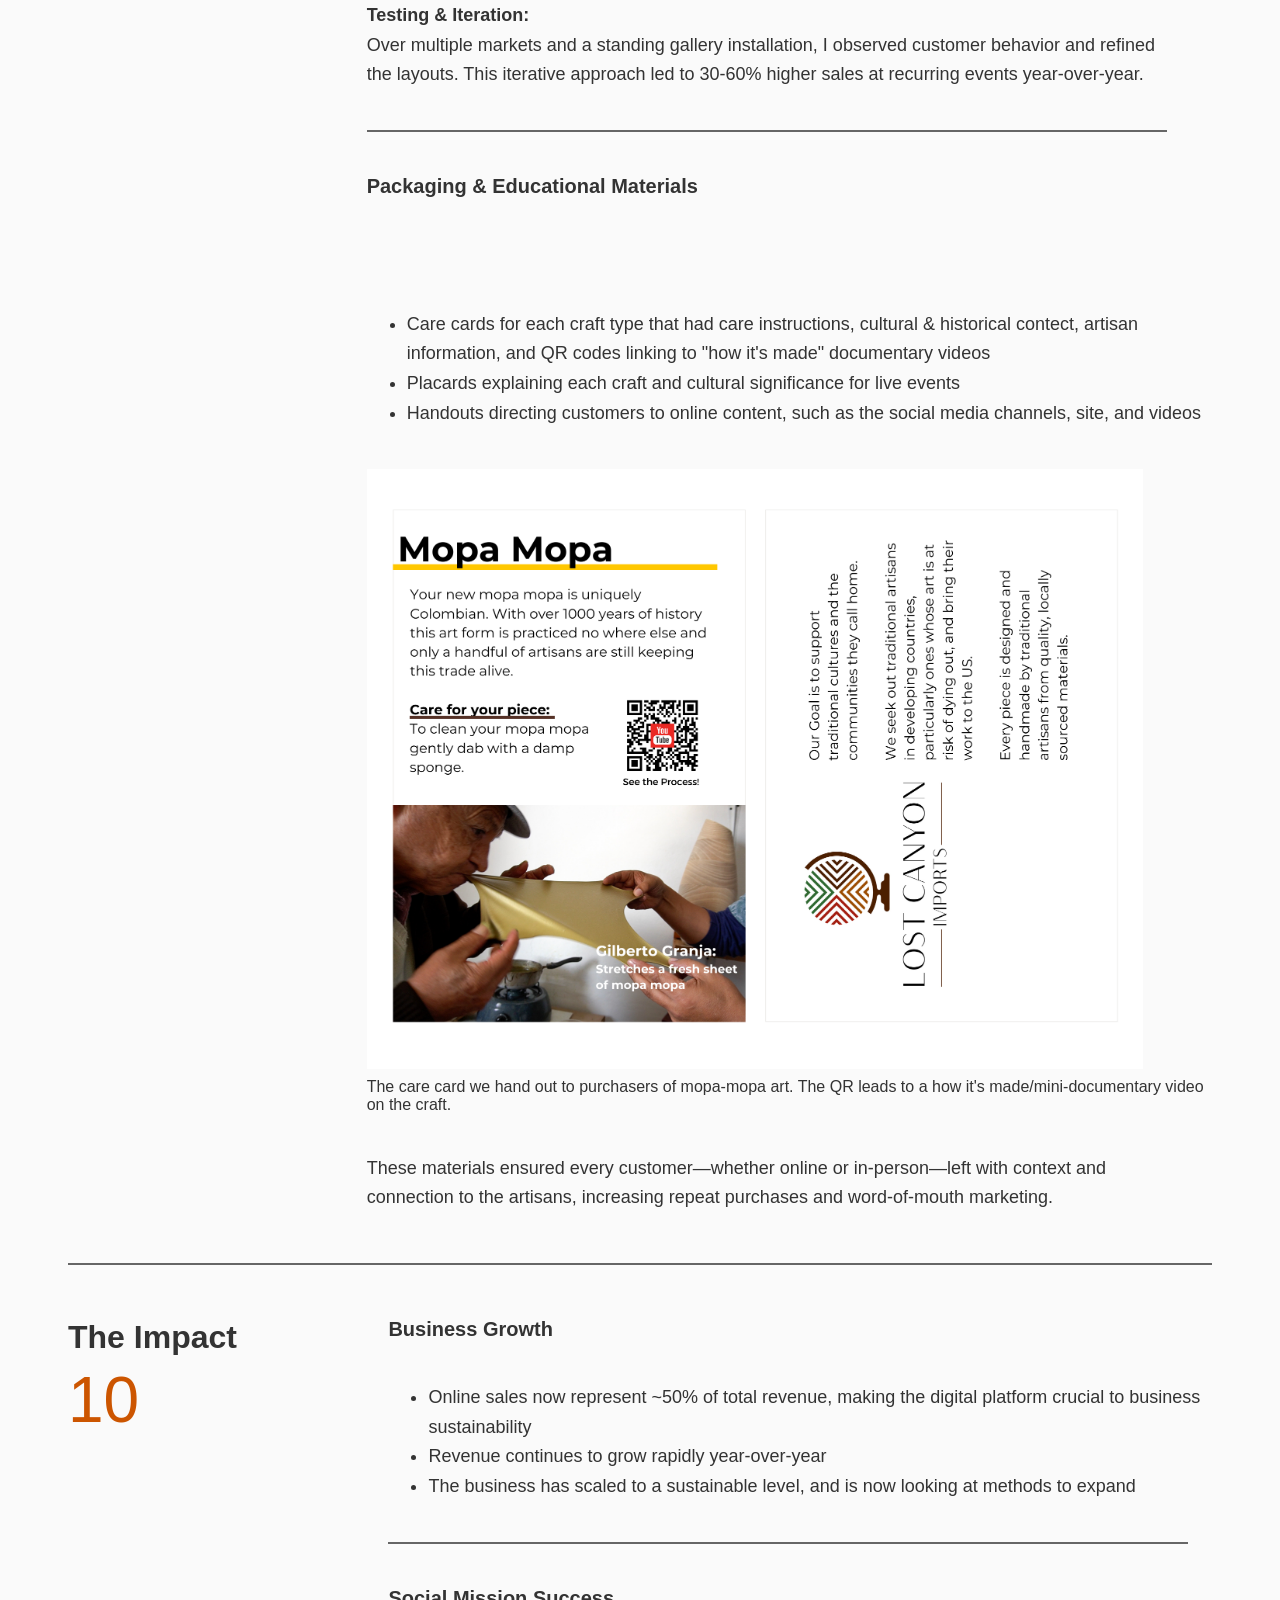
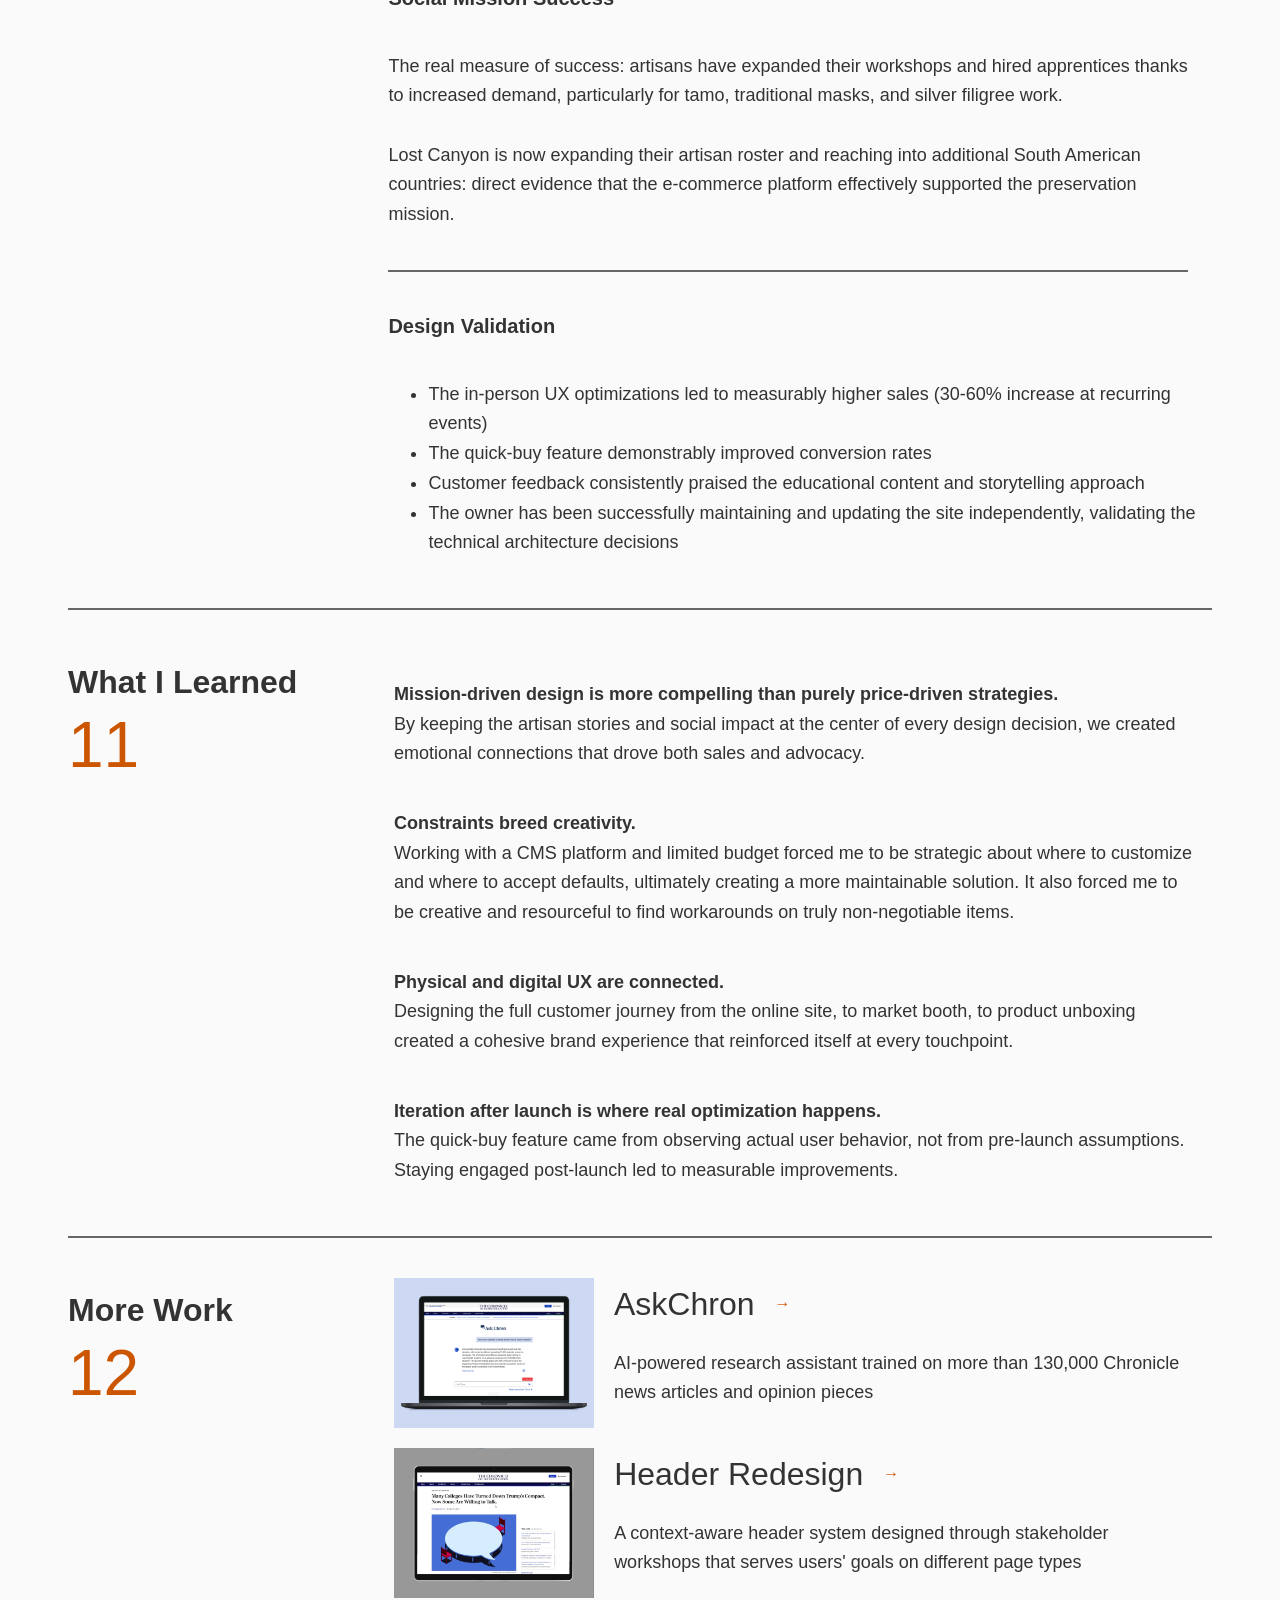
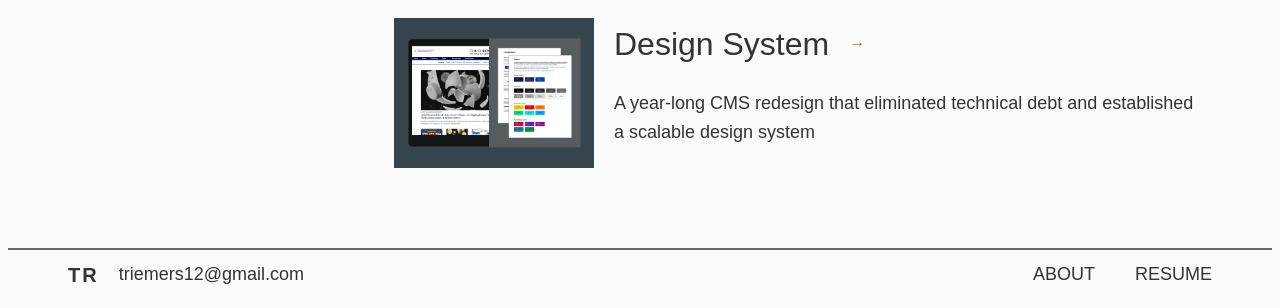
<file: pages/lostcanyonimports.html>
<!DOCTYPE html>
<html lang="en">
  <head>
    <meta charset="UTF-8">
    <meta name="viewport" content="width=device-width, initial-scale=1.0">
    <title>triemers-ux</title>
    <link rel="stylesheet" href="/styles/casestudies.css">
    <link rel="stylesheet" href="/styles/styles.css">
    <link rel="icon" href="./favicon.ico" type="image/x-icon">
    <script src="/components/site-header.js"></script>
    <script src="/components/site-footer.js"></script>
    <script src="/components/case-studies-data.js"></script>
    <script src="/components/related-work.js"></script>
    <script src="/components/case-image.js"></script>
  </head>
  <body>
    <site-header></site-header>

<div class="case-study-wrapper">
    <div class="lead-block">

      <div class="contents-section">
        <h2 class="section-title contents-title">Contents</h2>
        <div class="contents-items-wrapper">
          <a href="#mission" class="contents-item">
                <div class="contents-link">
                  <p>The Mission</p>
                  <div class="arrow">→</div>
                </div>
          </a>
          <a href="#challenge" class="contents-item">
                <div class="contents-link">
                  <p>The Challenge</p>
                  <div class="arrow">→</div>
                </div>
          </a>
          <a href="#discovery" class="contents-item">
                <div class="contents-link">
                  <p>Discovery</p>
                  <div class="arrow">→</div>
                </div>
          </a>
          <a href="#brand" class="contents-item">
                <div class="contents-link">
                  <p>Brand Development</p>
                  <div class="arrow">→</div>
                </div>
          </a>
          <a href="#techstrategy" class="contents-item">
                <div class="contents-link">
                  <p>Technical Strategy</p>
                  <div class="arrow">→</div>
                </div>
          </a>
          <a href="#skucomplexity" class="contents-item">
                <div class="contents-link">
                  <p>Solving the SKU Complexity Problem</p>
                  <div class="arrow">→</div>
                </div>
          </a>
          <a href="#purchaseflow" class="contents-item">
                <div class="contents-link">
                  <p>Optimizing the Purchase Flow</p>
                  <div class="arrow">→</div>
                </div>
          </a>
          <a href="#artisans" class="contents-item">
                <div class="contents-link">
                  <p>Showcasing the Artisans</p>
                  <div class="arrow">→</div>
                </div>
          </a>
            <a href="#physical" class="contents-item">
                <div class="contents-link">
                  <p>Beyond Digital</p>
                  <div class="arrow">→</div>
                </div>
          </a>
            <a href="#impact" class="contents-item">
                <div class="contents-link">
                  <p>The Impact</p>
                  <div class="arrow">→</div>
                </div>
          </a>
            <a href="#takeaways" class="contents-item">
                <div class="contents-link">
                  <p>Takeaways</p>
                  <div class="arrow">→</div>
                </div>
          </a>
        </div>
      </div>

        <div class="case-contents">
          <div class="lead-content">
            <h1 class="case-title">Lost Canyon Imports</h1>
            <h3 class="case-subhead">A sustainable ecommerce site focused on endangered traditional crafts and the communities that make them.</h3>
            
          <video class="lead-img" autoplay controls muted preload="metadata">
             <source src="/images/lostcanyon/LCI lead.mp4" type="video/mp4" alt="Video of adding a tamo hummingbird to cart from the LCI homepage">
          </video>
            <div class="case-roles">
              <p><b>My Role:</b> <br>Lead Designer & Developer (solo technology contributor)</p>
              <p><b>Timeline:</b><br> March 2021 – June 2022</p>
              <p><b>Team:</b> <br>3-person founding team</p>
              <p><b>Tools:</b> <br>Shopify, Custom CSS, Figma, Adobe Suite</p>
            </div>
            <br>
          </div>
        </div>

    </div>


      


      <div class="case-section" id="mission">
        <h2 class="section-title">The Mission</h2>
        <div class="case-contents">
          <p class="case-body">Lost Canyon Imports was founded with a social mission: preserve endangered traditional crafts from South America by connecting artisans directly with U.S. customers. When demand increases, artisans can hire apprentices and pass down techniques that might otherwise disappear within a generation.
          <br><br>
          I joined as the only technology contributor on a 3-person founding team, responsible for turning this vision into a functional e-commerce experience, focused on telling stories that would inspire customers to become advocates for cultural preservation.
          </p>
        </div>
      </div>

      <div class="case-section" id="challenge">
        <h2 class="section-title">The Challenge</h2>
        <div class="case-contents">
          <p class="case-body"><b>Starting from zero:</b> Unlike most design projects, we had no existing product, brand, or customer base. Every decision from color palette to checkout flow needed to be made from scratch.</p>
          <p class="case-body">
            <b>Key constraints:</b>
                <ul class="case-body">
                    <li><b>Limited technical resources:</b> The owner had minimal tech experience and no budget for ongoing development support</li>
                    <li><b>Complex inventory:</b> Each handcrafted item was unique with multiple variants (size, color, pattern), creating hundreds of SKUs that could easily overwhelm customers</li>
                    <li><b>Dual sales channels:</b> The business operated both online and at in-person markets/galleries, requiring a holistic UX approach across physical and digital spaces</li>
                    <li><b>Cultural authenticity:</b> The brand identity needed to honor the artisans' cultures without appropriation or cliché</li>
                    <li><b>Sustainability requirement:</b> Whatever I built needed to be maintainable by a non-technical owner after my departure</li>
                </ul>
            </p>
        </div>
      </div>

      <div class="case-section" id="discovery">
        <h2 class="section-title">Discovery</h2>
        <div class="case-contents">
          <h3>Competitive Analysis</h3>
          <p class="case-body">
            I analyzed both large and small competitors in the artisan craft e-commerce space, looking at visual design trends and brand positioning; product organization strategies, target audience messaging; and how competitors communicated value props.</p>
            <p class="case-body"><b>Key insight:</b></p><p class="case-body"> Most competitors focused on aesthetics or price. Our unique value prop was to lead with authenticity, craft heritage, and social impact. We needed to make customers feel like cultural preservationists, not just shoppers.
            </p>
          <h3>User Research</h3>
          <p class="case-body">Working with the owner, I designed and conducted initial surveys to gauge product interest and understand our potential customers.</p>
            <p class="case-body">I also conducted follow-up interviews with survey respondents who showed strong interest, diving deeper into:</p>
                <ul class="case-body">
                    <li>Their motivations for purchasing artisan goods (interested in other cultures, wanted unique and meaningful pieces)</li>
                    <li>Online shopping habits and pain points (tedious checkout, hidden costs)</li>
                    <li>What made them trust a brand they'd never heard of (quality of products, transparency)</li>
                    <li>How much cultural context they wanted when shopping (not an essay, but some detail)</li>
                </ul>
            <p class="case-body"><b>Key insights:</b></p>
                <ul class="case-body">
                    <li>Our target audience valued authenticity and wanted to know the artisan's stories</li>
                    <li>They were willing to pay premium prices if they understood the craftsmanship and impact</li>
                    <li>They were concerned about "fake" artisan goods and exploitative practices</li>
                    <li>They wanted confidence that their purchase was truly helping preserve traditions</li>
                </ul>
            </p>
        </div>
    </div>

      <div class="case-section" id="brand">
        <h2 class="section-title">Brand Development</h2>
        <div class="case-contents">
          <h3>Visual Identity Strategy</h3>
          <p class="case-body">The brand needed to feel adventurous (honoring the "lost" cultural treasures we were bringing to light) while maintaining respect and authenticity. I set up a moodboard in Figjam that everybody in the team contributed snippets to.</p>
            <case-image src="/images/lostcanyon/moodboard.png" alt="A moodboard dispplaying art and patterns from victorian era, books, and travel documents">The moodboard we created as a team in Figjam. We leaned towards older 1920s-30s, explorer vibes with more luxury</case-image>
          <p class="case-body"><b>Inspiration direction:</b>1920s-30s expedition aesthetic meets Latin American cultural richness; think vintage explorer journals mixed with vibrant craft traditions, not Indiana Jones colonialism.</p>
      
          <h3>Color Palette from Craft</h3>
          <p class="case-body">Rather than choosing colors arbitrarily, I pulled the core palette directly from a handwoven runner sample we'd received from one of our artisan partners. This approach grounded the brand in the actual crafts we were selling and created immediate visual connection between brand and the products. <br><br>

      <case-image src="/images/lostcanyon/rug-colors.png" alt="A picture of a woven rug from Colombia, and the colors that we had pulled directly for use in our branding.">The woven rug we used for inspiration, and the colors we pulled out.</case-image>

          <p class="case-body">I then added bright accent colors inspired by Latin American flags to bring energy and avoid a muted, overly "serious" feel.</p>

          <h3>Brand Principles</h3>
          <p class="case-body">We established three core brand values that informed every design decision:</p>
          <ul class="case-body">
            <li><b>Authenticity:</b> Respect for craft heritage and cultural significance - no gimmicks or fake stories</li>
            <li><b>Tradition:</b> Transparent and ethical sourcing that respects the artisans</li>
            <li><b>Adventure:</b> Discovery, exploration, and the thrill of finding something rare</li>
          </ul>
          <p class="case-body">These principles shaped our voice, typography choices, social media presence, and visual design language.</p>
        </div>
      </div>

      <div class="case-section" id="techstrategy">
        <h2 class="section-title">Technical Strategy</h2>
        <div class="case-contents">
          <h3>Platform Selection</h3>
          <p class="case-body">I evaluated several e-commerce platforms with specific criteria:</p>
          <ul class="case-body">
            <li>Non-technical owner must be able to make updates independently</li>
            <li>Budget-conscious pricing for a startup</li>
            <li>Enough design flexibility to create a custom brand experience</li>
          </ul>
          <p class="case-body"><b>Decision: Shopify</b> While more complex than other offerings and a little bit of a learning curve, Shopify offered the right balance of ease-of-use, integrations, and visual flexibility for our needs.</p>
          <h3>Development Approach</h3>
          <p class="case-body">Working from a base theme, we determined what additional modules we might need to tell the brand's story and showcase offerings. I started with applying our basic branding and styles, then learned Liquid and JSON in order to build new modules and adjust the CMS for existing modules. This hybrid approach meant that the owner could safely update images, text, and products without breaking the design; while ensuring that typography, spacing, colors and module-specific design aspects would have consistency.</p>
      </div>
      </div>

      <div class="case-section" id="skucomplexity">
        <h2 class="section-title">Solving the SKU Complexity Problem</h2>
        <div class="case-contents">
          <h3>The Challenge</h3>
          <p class="case-body">With unique items in multiple variants, we risked overwhelming users with hundreds of product listings. How do you organize one-of-a-kind items in a way that feels browseable rather than chaotic?</p>
          <h3>Research-Driven Information Architecture</h3>
            <p class="case-body">I conducted a card sorting exercise with a group of ten potential users, having them group products into categories that made intuitive sense. This revealed two strong patterns:</p>
            <ul class="case-body">
                <li>Users grouped by craft type (weaving, metalwork) rather than product type (home goods, jewelry)</li>
                <li>They wanted to browse by region/culture as well as by craft</li>
            </ul>
          <p class="case-body"><b>Solution:</b> I designed a flexible taxonomy that allowed products to live in multiple categories, giving users different paths to discover items based on their browsing intent.</p>
          <!--insert header diagram here-->
          <h3>The Artist's Choice</h3>
          <p class="case-body">In instances where we had a product type that were all unique variants, such as tamo sugar bowls<!--link-->, it would be impractival to have users sort through a list and images of tens (or even hundreds) of variants. For these cases, I created the "Artist's Choice" - the SKU and variant would show users samples of the toucan sculpture and explain that users would get a random, unique piece. This turned decision paralysis into a feature, positioning the mystery as part of the adventure and authenticity of the brand. </p>
      
          <case-image src="/images/lostcanyon/artisanchoice.png" alt="A screenshot showing the shadowed product image of a sugar bowl with the artisan choice option selected">Screenshot of the product page with "Artist's Choice" selected.</case-image>
        </div>
      </div>

      <div class="case-section" id="purchaseflow">
        <h2 class="section-title">Optimizing the Purchase Flow</h2>
        <div class="case-contents">
          <h3>Quick Buy Feature</h3>
          <p class="case-body">After launch, I noticed significant drop-off during the multi-step purchase process. Users would add items to cart but abandon before checkout.</p>
          <p class="case-body"><b>My hypothesis:</b>For impulse purchases at markets or when browsing gift items, the friction of a multi-page checkout was killing conversions.</p>
          <p class="case-body"><b>Solution:</b>I designed and implemented (with custom CSS) a "quick buy" option that streamlined single-item purchases into a one-click flow.</p>
          <p class="case-body"><b>Result:</b>This single feature increased conversion rates notably, especially for lower-priced items and gift purchases.</p>
        </div>
      </div>

      <div class="case-section" id="artisans">
        <h2 class="section-title">Showcasing the Artisans</h2>
        <div class="case-contents">
          <h3>The Heart of the Experience</h3>
          <p class="case-body">Our biggest differentiator was the direct artisan relationships and the cultural preservation mission. I designed a custom artisan profile module that appeared on every product page, featuring artisan photos and names, their craft's cultural significance, links to owner-created documentary videos about their techniques, and the specific impact of purchases.</p>
          <p class="case-body">This module transformed product pages from transactional spaces into storytelling experiences, directly supporting the brand mission.</p>
      </div>
      </div>

      <div class="case-section" id="physical">
        <h2 class="section-title">Beyond Digital</h2>
        <div class="case-contents">
          <h3>In-Person UX Design</h3>
          <p class="case-body">Since Lost Canyon did significant business at museums, galleries, and craft markets, I expanded my UX thinking to physical spaces.</p>
          <p class="case-body">I created a series of user flow sketches for market booths that mapped customer movement patterns through layouts; identified eye-catching sightlines for hero products; and designed product groupings and pathways that made logical sense and encouraged discovery.</p>
          
          <case-image src="/images/lostcanyon/market-setup.jpg" alt="Paper sketches of potential market merchandising setups, considering the flow of customers and visibility of different products">Sketches of potential market setups, considering the flow of customers and what products should be highly visible to catch attention.</case-image>


          <p class="case-body"><b> Testing & Iteration:</b> Over multiple markets and a standing gallery installation, I observed customer behavior and refined the layouts. This iterative approach led to 30-60% higher sales at recurring events year-over-year.</p>

          <h3>Packaging & Educational Materials</h3>
          <p class="case-body">I designed the complete unboxing and packaging experience, including:</p>
          <ul class="case-body">
            <li>Care cards for each craft type that had care instructions, cultural & historical contect, artisan information, and QR codes linking to "how it's made" documentary videos</li>
            <li>Placards explaining each craft and cultural significance for live events</li>
            <li>Handouts directing customers to online content, such as the social media channels, site, and videos</li>
          </ul>

          <case-image src="/images/lostcanyon/care-card.png" alt="The back and front of a care card meant to be given out at live events with the purchase of mopa mopa art, with a QR code to the how it's made video.">The care card we hand out to purchasers of mopa-mopa art. The QR leads to a how it's made/mini-documentary video on the craft.</case-image>

          <p class="case-body">These materials ensured every customer—whether online or in-person—left with context and connection to the artisans, increasing repeat purchases and word-of-mouth marketing.</p>
      </div>
      </div>

      <div class="case-section" id="impact">
        <h2 class="section-title">The Impact</h2>
        <div class="case-contents">
            <h3>Business Growth</h3>
                <ul class="case-body">
                    <li>Online sales now represent ~50% of total revenue, making the digital platform crucial to business sustainability</li>
                    <li>Revenue continues to grow rapidly year-over-year</li>
                    <li>The business has scaled to a sustainable level, and is now looking at methods to expand</li>
                </ul>
            <h3>Social Mission Success</h3>
            <p class="case-body">The real measure of success: artisans have expanded their workshops and hired apprentices thanks to increased demand, particularly for tamo, traditional masks, and silver filigree work.
            <br><br>
            Lost Canyon is now expanding their artisan roster and reaching into additional South American countries: direct evidence that the e-commerce platform effectively supported the preservation mission.</p>

            <h3>Design Validation</h3>
            <ul class="case-body">
                <li>The in-person UX optimizations led to measurably higher sales (30-60% increase at recurring events)</li>
                <li>The quick-buy feature demonstrably improved conversion rates</li>
                <li>Customer feedback consistently praised the educational content and storytelling approach</li>
                <li>The owner has been successfully maintaining and updating the site independently, validating the technical architecture decisions</li>
            </ul>
      </div>
      </div>

      <div class="case-section" id="skucomplexity">
        <h2 class="section-title">What I Learned</h2>
        <div class="case-contents">
          <p class="case-body"><b>Mission-driven design is more compelling than purely price-driven strategies.</b>By keeping the artisan stories and social impact at the center of every design decision, we created emotional connections that drove both sales and advocacy.</p>
          <p class="case-body"><b>Constraints breed creativity.</b>Working with a CMS platform and limited budget forced me to be strategic about where to customize and where to accept defaults, ultimately creating a more maintainable solution. It also forced me to be creative and resourceful to find workarounds on truly non-negotiable items.</p>
          <p class="case-body"><b>Physical and digital UX are connected.</b>Designing the full customer journey from the online site, to market booth, to product unboxing created a cohesive brand experience that reinforced itself at every touchpoint.</p>
          <p class="case-body"><b>Iteration after launch is where real optimization happens.</b>The quick-buy feature came from observing actual user behavior, not from pre-launch assumptions. Staying engaged post-launch led to measurable improvements.</p>
      </div>
      </div>

      <!--Below section-->   
  <div class="case-section below-nav">
    <h2 class="section-title">More Work</h2>
    <div class="more-cards">
      <related-work exclude="lost-canyon"></related-work>
    </div>
  </div>



    </div>  

    <site-footer></site-footer>

    <script src="/scripts/scripts.js"></script>
  </body>
</html>
</file>
<file: styles/styles.css>
/* global/root */
:root {
    --fontFamily: 'Helvetica', sans-serif;
    --bgColor: #fafafa;
    --primaryTextColor: #333333;
    --secondaryTextColor: #4d4d4d;
    --linkTextColor: #CC5500;
    --accentOne: #CC5500;
    --black: #333333;
    --border: 2px solid #666666;
    --fontSizeXL: 3.75rem; /* h1, 60px */
    --fontSizeL: 2rem; /* 32px, subheaders */
    --fontSizeM: 1.25rem; /* 20px descriptions */
    --fontSizeS: 1.125rem; /* 18px contents, body, nav */
    --fontSizeXS: 14px;
    --fontSizeXXS: .75rem; /* 12px captions */
    --borderRadius: 0px;
    --contentMaxWidth: 800px; /* case study body copy, images, roles */
}

body {
    font-family: var(--fontFamily);
    background-color: var(--bgColor);
    color: var(--primaryTextColor);
    display: flex;
    flex-direction: column;
    min-height: 100vh;
}

/* typography */
.subhead {
    font-family: var(--fontFamily);
    color: var(--primaryTextColor);
    font-size: var(--fontSizeL);
}

.description {
    font-family: var(--fontFamily);
    color: var(--primaryTextColor);
    font-size: var(--fontSizeS);
}

p, h1, h2, li {
    font-family: var(--fontFamily);
    color: var(--primaryTextColor);
    text-decoration: none;
    font-weight: 400;
    line-height: 1.65;
}

a {
    font-family: var(--fontFamily);
    color: var(--linkTextColor);
    text-decoration: none;
    font-weight: 400;
    line-height: 1.5;
}

a:hover {
    text-decoration: underline;
}

p {
    font-size: var(--fontSizeS);
    display: inline;
    max-width: 700px;
}

h1 {
    font-family: var(--fontFamily);
    color: var(--primaryTextColor);
    font-size: var(--fontSizeXL);
}

h2 { /* check that this includes the case study headers? */
    font-family: var(--fontFamily);
    color: var(--primaryTextColor);
    font-size: var(--fontSizeL);
    margin: 0;
}

h3 {
    font-family: var(--fontFamily);
    font-size: var(--fontSizeM);
    font-weight: bold;
    line-height: 1.4;
}


/*header/footer*/
.header-container, .footer-container {
    max-width: 100%;
    margin: 0;
    padding: 0 60px;
}

.header-container {
    border-bottom: var(--border);
}

.footer-container {
    border-top: var(--border);
}

 header, footer {
            display: flex;
            justify-content: space-between;
            align-items: center;
            padding: 10px 0;
        }

.logo {
    font-size: var(--fontSizeM);
    font-weight: bold;
    text-decoration: none;
    color: var(--black);
    letter-spacing: 0.1em;
    text-transform: uppercase;
}

 .nav-menu, .footer-nav {
            display: flex;
            gap: 40px;
        }

.nav-link, .footer-link {
            text-decoration: none;
            color: var(--black);
            font-size: var(--fontSizeS);
            text-transform: uppercase;
        }

.nav-link:hover {
    color: #666;
}

.hamburger {
    display: none;
    cursor: pointer;
}

/* footer */


.footer-email {
            font-size: var(--fontSizeS);
            color: var(--black);
        }

.footer-left {
            display: flex;
            align-items: center;
            gap: 20px;
        }

/*media queries*/
@media screen and (max-width: 768px) {

    .header-container, .footer-container {
        max-width: 100%;
        padding: 0px 10px;
    }

    .nav-menu {
        position: fixed;
        border: 1px solid #333333;
        padding: 72px 26px 26px 26px;
        top: 0;
        right: -100%;
        width: 30%;
        height: auto;
        background: var(--bgColor);
        flex-direction: column;
        align-items: end;
        gap: 20px;
        transition: right 0.3s ease;
        z-index: 100;
    }
    .nav-menu.active {
        right: 0;
    }

    .hamburger {
        display: block;
        z-index: 101;
    }

    .hamburger span {
        display: block;
        width: 20px;
        height: 2px;
        background: #333333;
        margin: 5px 0;
        transition: all 0.3s ease;
    }

    .hamburger.active span:nth-child(1) {
        transform: translateY(6px) rotate(45deg);
    }

    .hamburger.active span:nth-child(2) {
        opacity: 0;
    }
.hamburger.active span:nth-child(3) {
        transform: translateY(-8px) rotate(-45deg);
    }

    footer {
        display: flex;
        flex-direction: column;
        align-items: center;
        justify-content: space-between;
        flex-wrap: wrap;
        gap: 10px;
    }
    .footer-nav {
        gap: 60px;
    }
}
</file>
<file: styles/index.css>
/* ── Layout ──────────────────────────────────────────────── */
.home-wrapper {
  display: flex;
  flex-direction: column;
  flex: 1;
}

/* Hide the shared header on the home page — nav lives in .name-section */
body:has(.home-wrapper) > site-header {
  display: none;
}

/* Home page is borderless — drop the shared footer's top border here only */
body:has(.home-wrapper) .footer-container {
  border-top: none;
}

/* ── 1. Name section ─────────────────────────────────────── */
.name-section {
  display: flex;
  justify-content: space-between;
  align-items: center;
  padding: 32px 60px 24px;
}

.home-nav {
  display: flex;
  gap: 40px;
  flex-shrink: 0;
}

.home-title {
  font-size: clamp(2.5rem, 6vw, 5.5rem);
  letter-spacing: 0.1em;
  text-transform: uppercase;
  font-weight: 700;
  line-height: 1;
  margin: 0;
}

/* ── 2. Intro section ────────────────────────────────────── */
.intro-section {
  display: grid;
  grid-template-columns: repeat(4, 1fr);
  gap: 0 40px;
  padding: 0 60px 40px;
  align-items: start;
}

.intro-role {
  grid-column: 1;
  padding-left: 20px;
}

.intro-bio {
  grid-column: 2 / 4;
}

.intro-role p {
  font-size: var(--fontSizeL);
  font-weight: bold;
  font-style: italic;
  text-transform: lowercase;
  line-height: 1;
  display: block;
  max-width: none;
  margin: 0;
  color: var(--primaryTextColor);
}

.intro-bio p {
  font-size: var(--fontSizeS);
  display: block;
  max-width: none;
  margin: 0;
  color: var(--secondaryTextColor);
}

/* ── 3. Cases section ────────────────────────────────────── */
.cases-section {
  padding: 80px 60px 0;
}

.cases-grid {
  display: grid;
  grid-template-columns: repeat(4, 1fr);
  gap: 40px;
}

case-card {
  display: flex;
  flex-direction: column;
  align-items: center;
  padding: 32px 0 48px;
  min-width: 0;
}

.case-number {
  display: none;
}

.card-img {
  width: 100%;
  height: auto;
  display: block;
  border-radius: 0;
  transition: opacity 0.3s ease;
  margin-bottom: 20px;
}

.card-img:hover {
  opacity: 0.7;
}

.case-link {
  text-decoration: none;
  color: inherit;
  display: flex;
  flex-direction: column;
  flex: 1;
  width: 100%;
}

.case-link:hover {
  text-decoration: none;
}

.case-link:hover .arrow {
  transform: translateX(24px);
}

.case-info h2 {
  margin: 0 0 8px 0;
}

.case-desc {
  color: var(--secondaryTextColor);
  font-size: var(--fontSizeS);
  display: block;
  line-height: 1.5;
}

.arrow {
  display: inline-block;
  font-size: var(--fontSizeL);
  font-weight: 400;
  transition: transform 300ms 150ms;
  margin-left: 10px;
}

/* ── 4. Resume section ───────────────────────────────────── */
.resume-section {
  display: grid;
  grid-template-columns: repeat(4, 1fr);
  gap: 0 40px;
  margin: 0;
  padding: 72px 60px 0;
}

.resume-item {
  padding: 32px 0 60px;
}

.resume-link {
  cursor: pointer;
  display: flex;
  align-items: flex-start;
}

.resume-link:hover {
  text-decoration: underline;
}

.resume-link:hover .arrow {
  transform: translateX(24px);
}

.resume-item p {
  display: block;
  line-height: 1.2;
  color: var(--secondaryTextColor);
}

/* Match the h2-to-paragraph gap used in the work cards (.case-info h2
   margin-bottom 8px + .case-desc's default 1em top margin, 18px = 26px) */
.resume-item p:first-of-type {
  margin-top: 26px;
}

.resume-item p + p {
  margin-top: 4px;
}

/* ── Media queries ───────────────────────────────────────── */

/* 2×2 only */
@media screen and (min-width: 769px) and (max-width: 1240px) {
  .name-section {
    padding-bottom: 12px;
  }

  .cases-grid {
    grid-template-columns: repeat(2, 1fr);
  }

  .resume-section {
    grid-template-columns: 1fr;
    padding: 72px 0 0;
  }

  .resume-item {
    padding: 32px 60px 60px;
  }

  .resume-item + .resume-item {
    padding-left: 60px;
  }
}

@media screen and (max-width: 768px) {
  .name-section {
    position: relative;
    flex-direction: column;
    align-items: flex-start;
    gap: 16px;
    padding: 24px 20px 10px;
  }

  .name-section .hamburger {
    position: absolute;
    top: 24px;
    right: 20px;
  }

  .home-nav {
    gap: 32px;
  }

  .home-title {
    font-size: clamp(2rem, 10vw, 3rem);
    letter-spacing: 0.05em;
  }

  .intro-section {
    grid-template-columns: 1fr;
    gap: 20px 0;
    padding: 12px 20px 24px;
  }

  .intro-role {
    padding-left: 0;
  }

  .intro-bio {
    grid-column: 1;
  }

  .intro-role p {
    font-size: var(--fontSizeM);
  }

  .cases-section {
    padding: 48px 0 0;
  }

  .cases-grid {
    grid-template-columns: 1fr;
    gap: 0;
  }

  case-card {
    padding: 24px 20px;
  }

  .resume-section {
    grid-template-columns: 1fr;
    margin: 0;
    padding: 48px 0 0;
  }

  .resume-item {
    padding: 24px 20px 32px;
  }

  .resume-item + .resume-item {
    padding-left: 20px;
  }
}
</file>
<file: styles/about.css>
/* About page — follows the home page's 4-column grid instead of the
   case-study sidebar layout. See index.css .intro-section / .intro-role /
   .intro-bio for the pattern this mirrors. */

/* Home page has no rules under its nav — match that here */
.about-page .header-container {
  border-bottom: none;
}

.about-wrapper {
  display: flex;
  flex-direction: column;
  flex: 1;
}

.about-title {
  font-size: var(--fontSizeL);
  font-weight: 400;
  line-height: 1.3;
  max-width: 900px;
  margin: 0;
  padding: 40px 60px 0;
  color: var(--primaryTextColor);
}

.about-row {
  display: grid;
  grid-template-columns: repeat(4, 1fr);
  gap: 0 40px;
  padding: 40px 60px;
  align-items: start;
}

.about-label {
  grid-column: 1;
  font-size: var(--fontSizeL);
  font-weight: bold;
  font-style: italic;
  text-transform: lowercase;
  line-height: 1;
  margin: 0;
  color: var(--primaryTextColor);
}

.about-content {
  grid-column: 2 / 4;
}

.about-content p {
  display: block;
  font-size: var(--fontSizeS);
  line-height: 1.5;
  max-width: none;
  margin: 0 0 16px 0;
  color: var(--secondaryTextColor);
}

.about-content p:last-child {
  margin-bottom: 0;
}

/* Hanging indent so wrapped lines align under the first word, not the emoji */
.emoji-line {
  padding-left: 1.5em;
  text-indent: -1.5em;
}

@media screen and (max-width: 768px) {
  .about-title {
    padding: 24px 20px 0;
  }

  .about-row {
    grid-template-columns: 1fr;
    gap: 12px 0;
    padding: 24px 20px;
  }

  .about-content {
    grid-column: 1;
  }
}
</file>
<file: styles/casestudies.css>
/* 
   TEXT
 */
.case-title {
    text-transform: none;
    font-weight: 700;
    max-width: 60%;
    line-height: 1.2;
    margin: 20px 0 0 0;
}

.case-subhead {
    font-size: var(--fontSizeS);
    max-width: var(--contentMaxWidth);
    font-weight: 400;
}

li {
    font-family: var(--fontFamily);
    font-size: var(--fontSizeS);
    line-height: 1.4;
    max-width: var(--contentMaxWidth);
}

/*
   LAYOUT
 */
.case-study-wrapper {
    display: flex;
    flex-direction: column;
    flex: 1;
    margin: 60px;
    counter-reset: section-counter;
}

.case-section .section-title::after {
    counter-increment: section-counter;
    content: counter(section-counter, decimal-leading-zero);
    display: block;
    font-size: 4rem;
    color: var(--accentOne);
    font-weight: 400;
    line-height: 1;
    margin-top: 8px;
}

.case-section .section-title.no-counter::after {
    content: none;
}

/* Lead block - matches case-section structure */
.lead-block {
    display: flex;
    flex-direction: row;
    align-items: flex-start;
}

.lead-content {
    display: flex;
    flex-direction: column;
    margin: 10px 0;
    flex-grow: 1;
}

.lead-img {
    display: block;
    width: 100%;
    max-width: var(--contentMaxWidth);
    height: auto;
    margin: 20px 0;
    object-fit: contain;
    border-radius: var(--borderRadius);
}

/* Contents sidebar - shared styles */
.contents-section,
.section-title {
    width: 25%;
    margin-right: 40px;
    position: sticky;
    top: 20px;
    align-self: flex-start;
}

.contents-section {
    margin-top: 20px;
}

.section-title {
    text-transform: none;
    margin: 20px 0px;
    margin-bottom: 0;
    line-height: 1.4;
    padding: 10px 40px 10px 0;
    font-weight: 700;
}

/* 
   CASE SECTIONS
    */
.case-section {
    display: flex;
    flex-direction: row;
    border-top: var(--border);
    align-items: flex-start;
    padding-top: 20px;
}

.case-contents {
    margin: 10px 0;
    flex-grow: 1;
}

.case-contents > h3:not(:first-of-type) {
    border-top: var(--border);
    max-width: var(--contentMaxWidth);
    padding-top: 40px;
}

.case-body {
    display: flex;
    flex-direction: column;
    max-width: var(--contentMaxWidth);
    margin: 40px 0;
}

.case-roles {
    display: flex;
    flex-direction: row;
    gap: 20px;
    max-width: var(--contentMaxWidth);
    justify-content: space-between;
}

.case-roles p {
    color: var(--primaryTextColor);
    margin: 0;
    font-size: var(--fontSizeXXS);
}
/*
    Scroll animation
    */
.case-body,
.myImg,
.card-img,
.slider-container {
    opacity: 0;
    transform: translateY(30px);
    transition: opacity .6s ease-out, transform .6s ease-out;
}

.case-body.visible,
.myImg.visible,
.card-img.visible,
.slider-container.visible {
    opacity: 1;
    transform: translateY(0);
}

/* 
   CONTENTS NAVIGATION
 */

 .contents-title {
    position: static;
 }

.contents-items-wrapper {
    display: flex;
    flex-direction: column;
    align-items: flex-start;
    margin: 10px 0;
    counter-reset: contents-counter;
}

.contents-link::before {
    counter-increment: contents-counter;
    content: counter(contents-counter, decimal-leading-zero);
    font-size: var(--fontSizeXS);
    font-family: var(--fontFamily);
    color: var(--primaryTextColor);
    font-weight: 400;
    flex-shrink: 0;
}

.contents-item {
    display: block;
}

.contents-link {
    display: inline-flex;
    align-items: center;
    gap: 10px;
    padding: 5px 0;
    min-height: 20px;
    font-size: var(--fontSizeXS);
}

.contents-link:hover {
    text-decoration: underline;
    cursor: pointer;
}

.contents-link:hover .arrow {
    transform: translateX(24px);
    transition: transform 300ms 150ms;
}

.contents-link p {
    font-size: var(--fontSizeXS);
    text-transform: none;
    margin: 0;
}

/*
   CASE CARDS (BELOW SECTION)
*/
.horizontal-card a {
    display: flex;
    flex-direction: row;
    gap: 20px;
    margin: 20px 0;
    align-items: flex-start;
    max-width: var(--contentMaxWidth);
}

.case-description-wrapper {
    display: flex;
    flex-direction: column;
}

.home-case-title {
    display: flex;
    flex-direction: row;
    align-items: center;
    gap: 20px;
}

.home-case-title h2 {
    margin: 0;
}

.case-card:hover .arrow {
    transform: translateX(24px);
    transition: transform 300ms 150ms;
}

.card-img-small {
    max-height: 150px;
    width: auto;
    transition: opacity 0.3s 100ms;
    border-radius: var(--borderRadius);
}

.card-img-small:hover {
    opacity: 0.5;
}

/* IMAGES */
p.caption-below {
    font-size: var(--fontSizeXXS);
    display: block;
    margin: 5px 0;
}

/* Image Modal */
.myImg {
    cursor: pointer;
    transition: opacity 0.3s;
    max-height: 600px;
    max-width: var(--contentMaxWidth);
    width: auto;
    border-radius: var(--borderRadius);
}

.myImg:hover {
    opacity: 0.7;
}

.modal {
    display: none;
    position: fixed;
    z-index: 8;
    padding-top: 100px;
    left: 0;
    top: 0;
    width: 100%;
    height: 100%;
    overflow: auto;
    background-color: rgba(0, 0, 0, 0.9);
    cursor: pointer;
}

.modal-content {
    margin: auto;
    display: block;
    width: 80%;
    cursor: auto;
    animation: zoom 0.6s;
    border-radius: var(--borderRadius);
}

.modal-caption {
    margin: auto;
    display: block;
    width: 80%;
    max-width: var(--contentMaxWidth);
    text-align: center;
    color: var(--bgColor);
    padding: 10px 0;
    height: 150px;
    animation: zoom 0.6s;
}

@keyframes zoom {
    from { transform: scale(0); }
    to { transform: scale(1); }
}

.close {
    position: absolute;
    top: 15px;
    right: 35px;
    color: var(--bgColor);
    font-size: 40px;
    font-weight: bold;
    transition: opacity 0.3s;
}

.close:hover,
.close:focus {
    opacity: 0.7;
    text-decoration: none;
    cursor: pointer;
}

/*
   IMAGE SLIDER
  */
.slider-container {
    position: relative;
    width: 100%;
    max-width: 900px;
    overflow: hidden;
    border: 1px solid #fff;
    border-radius: var(--borderRadius);
    align-self: flex-start;
}

.slider {
    position: relative;
    width: 100%;
}

.slider img {
    display: block;
    width: 100%;
    height: auto;
    border-radius: var(--borderRadius);
}

.slider .before {
    position: relative;
    z-index: 2;
    clip-path: inset(0 50% 0 0);
}

.slider .after {
    position: absolute;
    top: 0;
    left: 0;
    z-index: 1;
    pointer-events: none;
}

.before {
    z-index: 2;
    clip-path: inset(0 50% 0 0);
}

.after {
    z-index: 1;
}

.slider-handle {
    position: absolute;
    top: 0;
    left: 50%;
    width: 4px;
    height: 100%;
    background: white;
    cursor: ew-resize;
    z-index: 3;
    transform: translateX(-50%);
}

.slider-handle::after {
    content: "";
    position: absolute;
    top: 50%;
    left: 50%;
    transform: translate(-50%, -50%);
    width: 30px;
    height: 30px;
    background: white;
    border-radius: 50%;
    border: 2px solid var(--primaryTextColor);
    box-shadow: 0 0 5px rgba(0, 0, 0, 0.5);
    background-image: 
        url("data:image/svg+xml,%3Csvg xmlns='http://www.w3.org/2000/svg' width='24' height='24' viewBox='0 0 24 24' fill='none' stroke='%23333' stroke-width='3' stroke-linecap='round'%3E%3Cpath d='M15 18l-6-6 6-6'/%3E%3C/svg%3E"),
        url("data:image/svg+xml,%3Csvg xmlns='http://www.w3.org/2000/svg' width='24' height='24' viewBox='0 0 24 24' fill='none' stroke='%23333' stroke-width='3' stroke-linecap='round'%3E%3Cpath d='M9 18l6-6-6-6'/%3E%3C/svg%3E");
    background-position: 30% center, 70% center;
    background-repeat: no-repeat;
    background-size: 12px 24px;
}

/* 
   RESPONSIVE
    */
@media screen and (max-width: 768px) {
    .case-study-wrapper {
        padding: 10px 20px;
        margin: 0;
    }

    .case-title {
        max-width: 100%;
    }

    /* Stack sidebar and content vertically */
    .lead-block,
    .case-section {
        flex-direction: column;
    }

    .lead-block {
        flex-direction: column-reverse;
    }

    .contents-section,
    .section-title {
        width: 100%;
        position: relative;
        top: 0;
        margin-right: 0;
    }

    .contents-section {
        margin-bottom: 20px;
    }

    .contents-items-wrapper {
        margin: 0;
        max-width: 100%;
    }

    .contents-link {
        gap: 8px;
    }

    .case-contents {
        width: 100%;
    }

    .myImg {
        max-width: 100%;
        height: auto;
    }

    .modal-content {
        width: 100%;
    }

    /* Card layout adjustments */
    .horizontal-card a {
        flex-direction: column;
        max-width: 100%;
    }

    .card-img-small {
        width: 100%;
        height: auto;
        max-height: 400px;
    }

    .back-to-top {
        display: none;
    }
}

/* Medium screens - keep layout but adjust lead image */
@media screen and (max-width: 1200px) {
    .lead-img {
        width: 100%;
    }
}

/* Large screens - constrain maximum width */
@media screen and (min-width: 1800px) {
    .lead-img {
        max-width: 1000px;
        height: auto;
    }

    .case-roles {
        max-width: 1000px;
    }
}

/* ── Back to top ──────────────────────────────────────── */
.back-to-top {
    position: fixed;
    bottom: 60px;
    right: 20px;
    height: 44px;
    padding: 0 16px;
    gap: 10px;
    white-space: nowrap;
    border: var(--border);
    background: var(--bgColor);
    color: var(--primaryTextColor);
    font-family: var(--fontFamily);
    font-size: var(--fontSizeXS);
    line-height: 1;
    cursor: pointer;
    display: flex;
    align-items: center;
    justify-content: center;
    opacity: 0;
    pointer-events: none;
    transition: opacity 0.3s ease, background 0.2s ease, color 0.2s ease;
    z-index: 100;
}

.back-to-top.visible {
    opacity: 1;
    pointer-events: auto;
}

.back-to-top:hover {
    background: var(--primaryTextColor);
    color: var(--bgColor);
}
</file>
